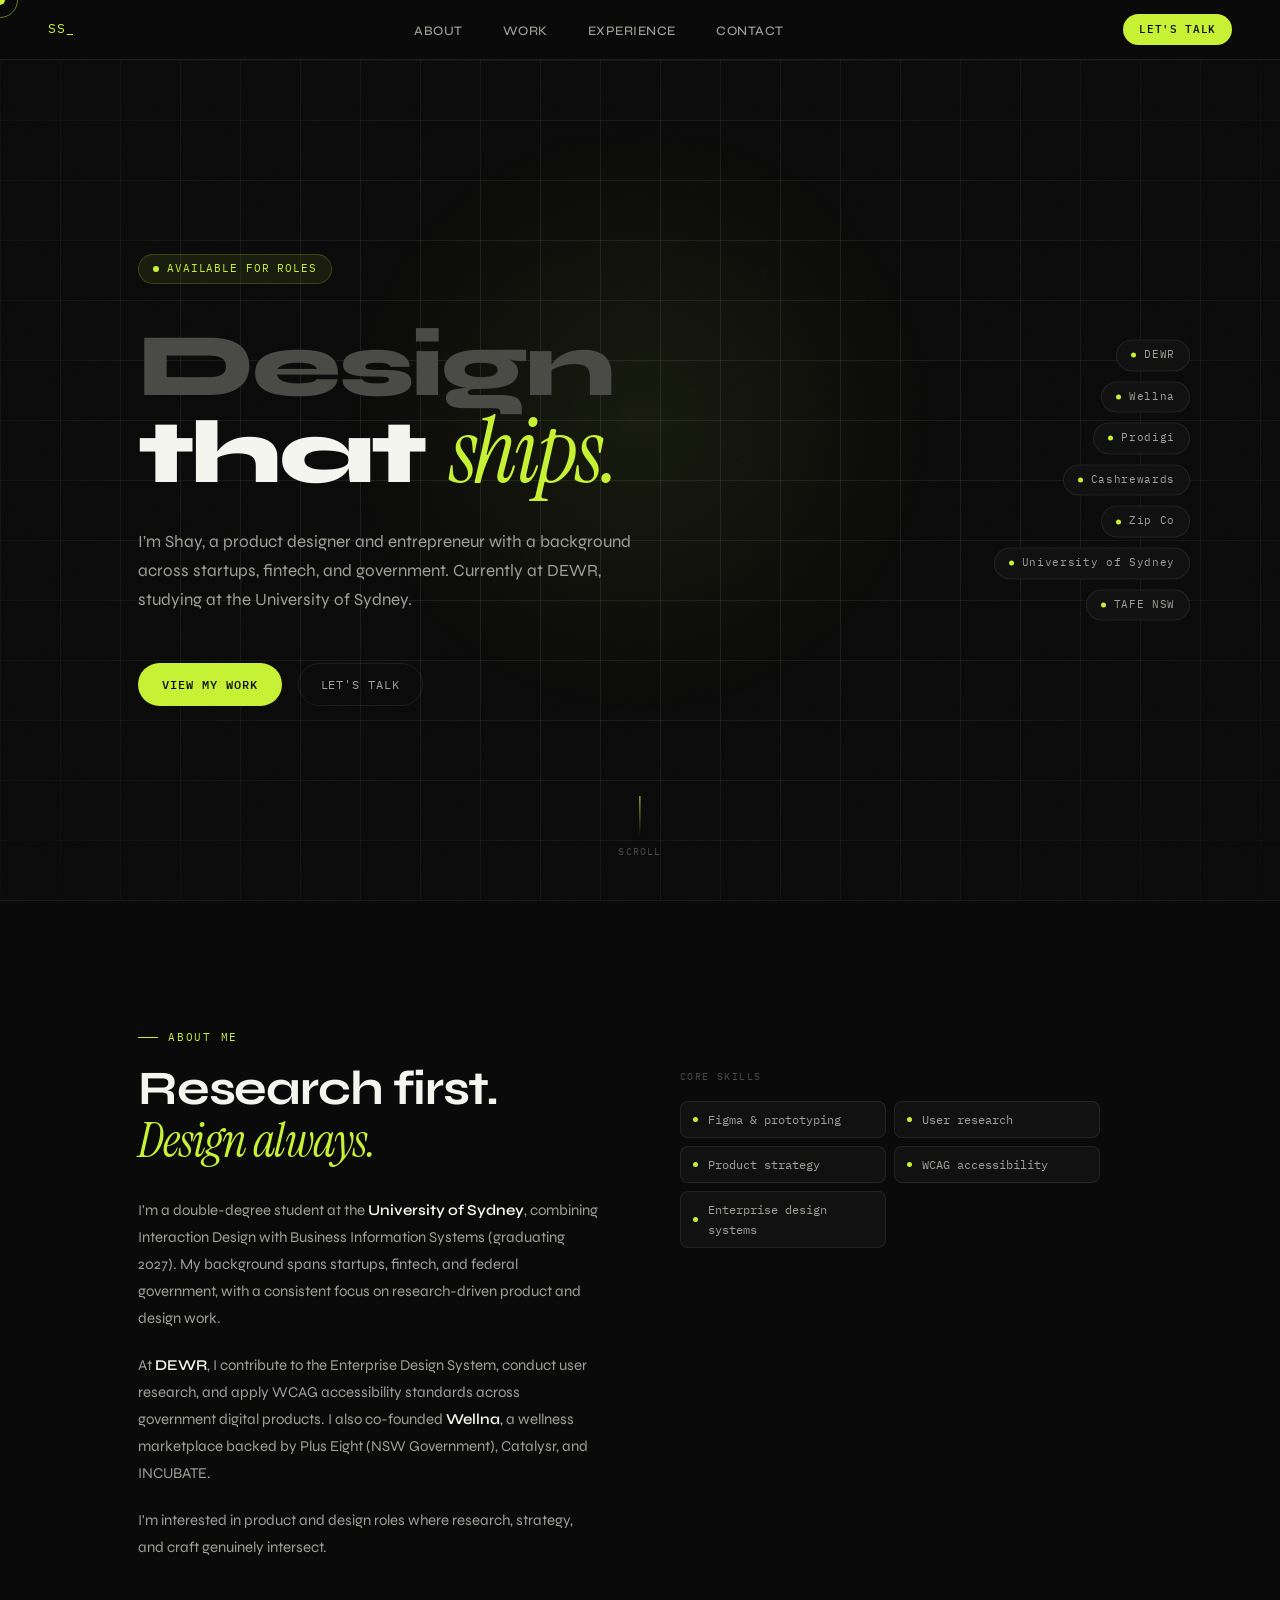
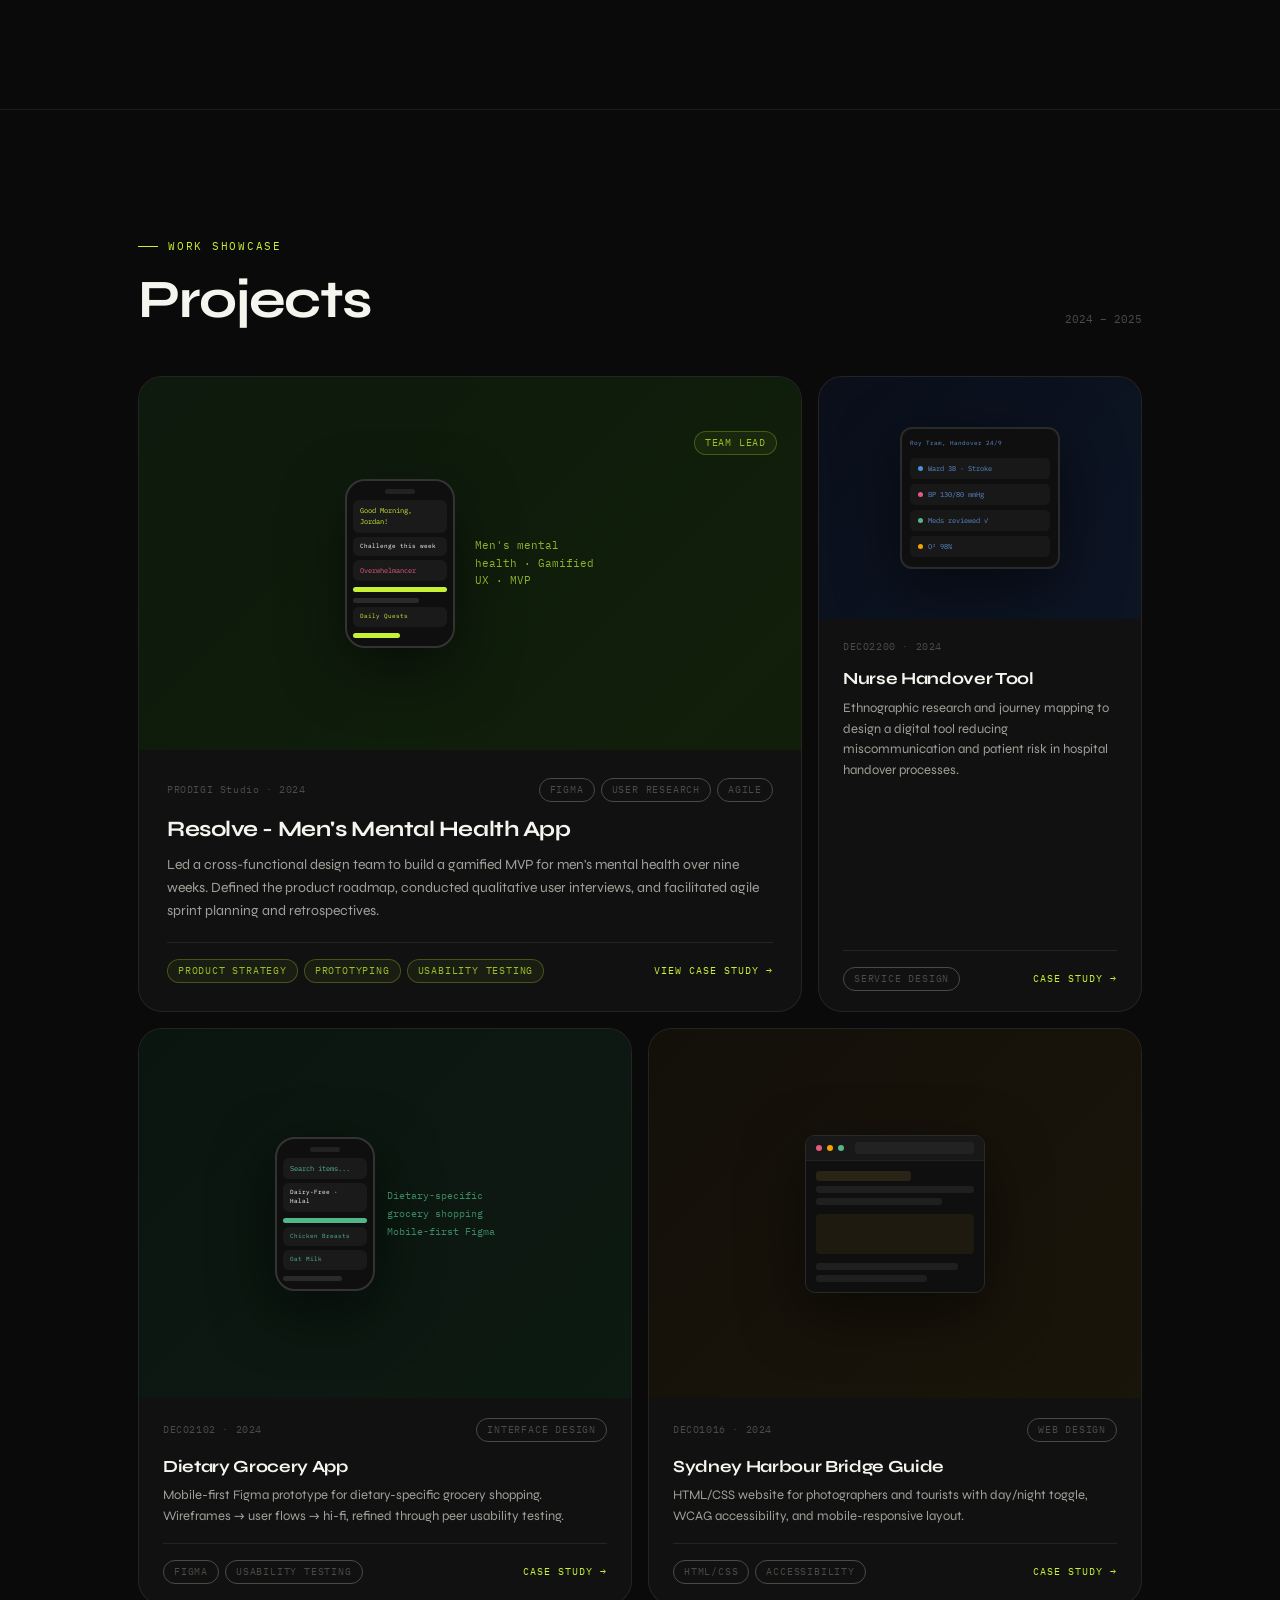
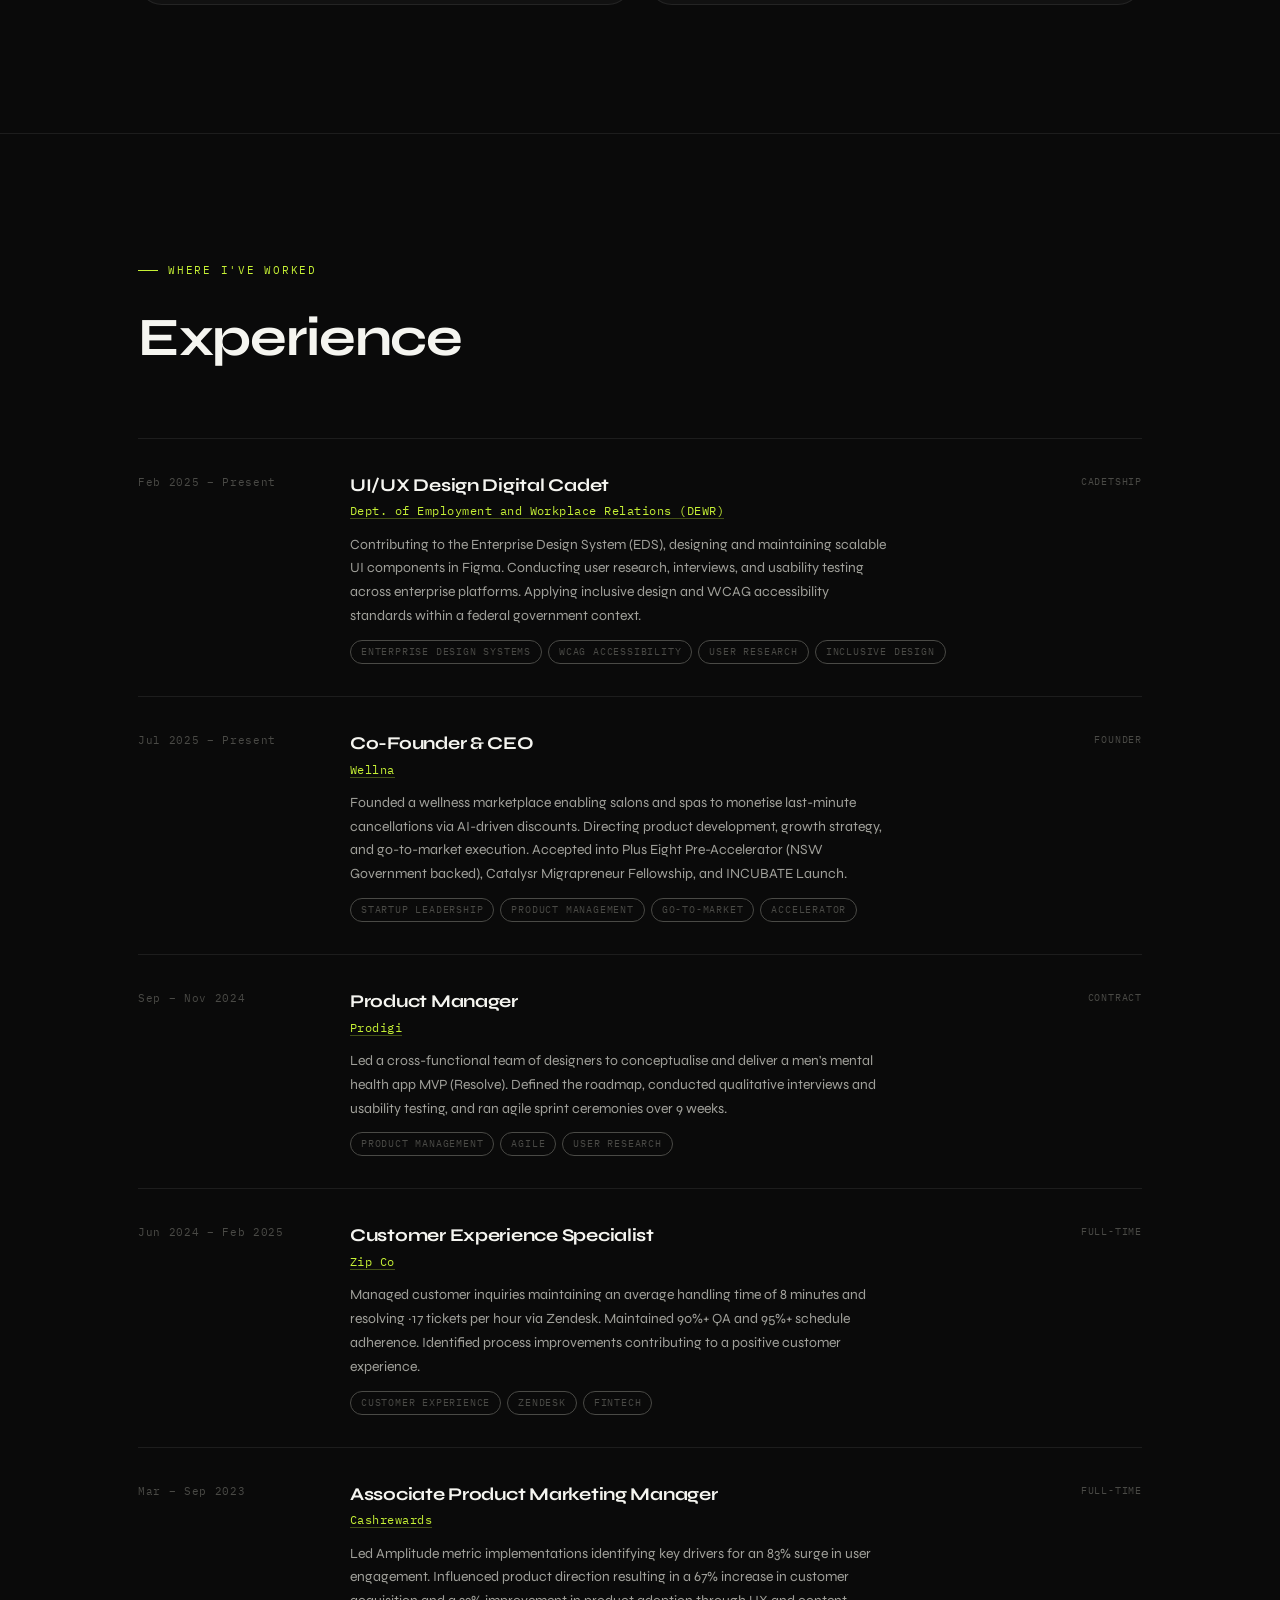
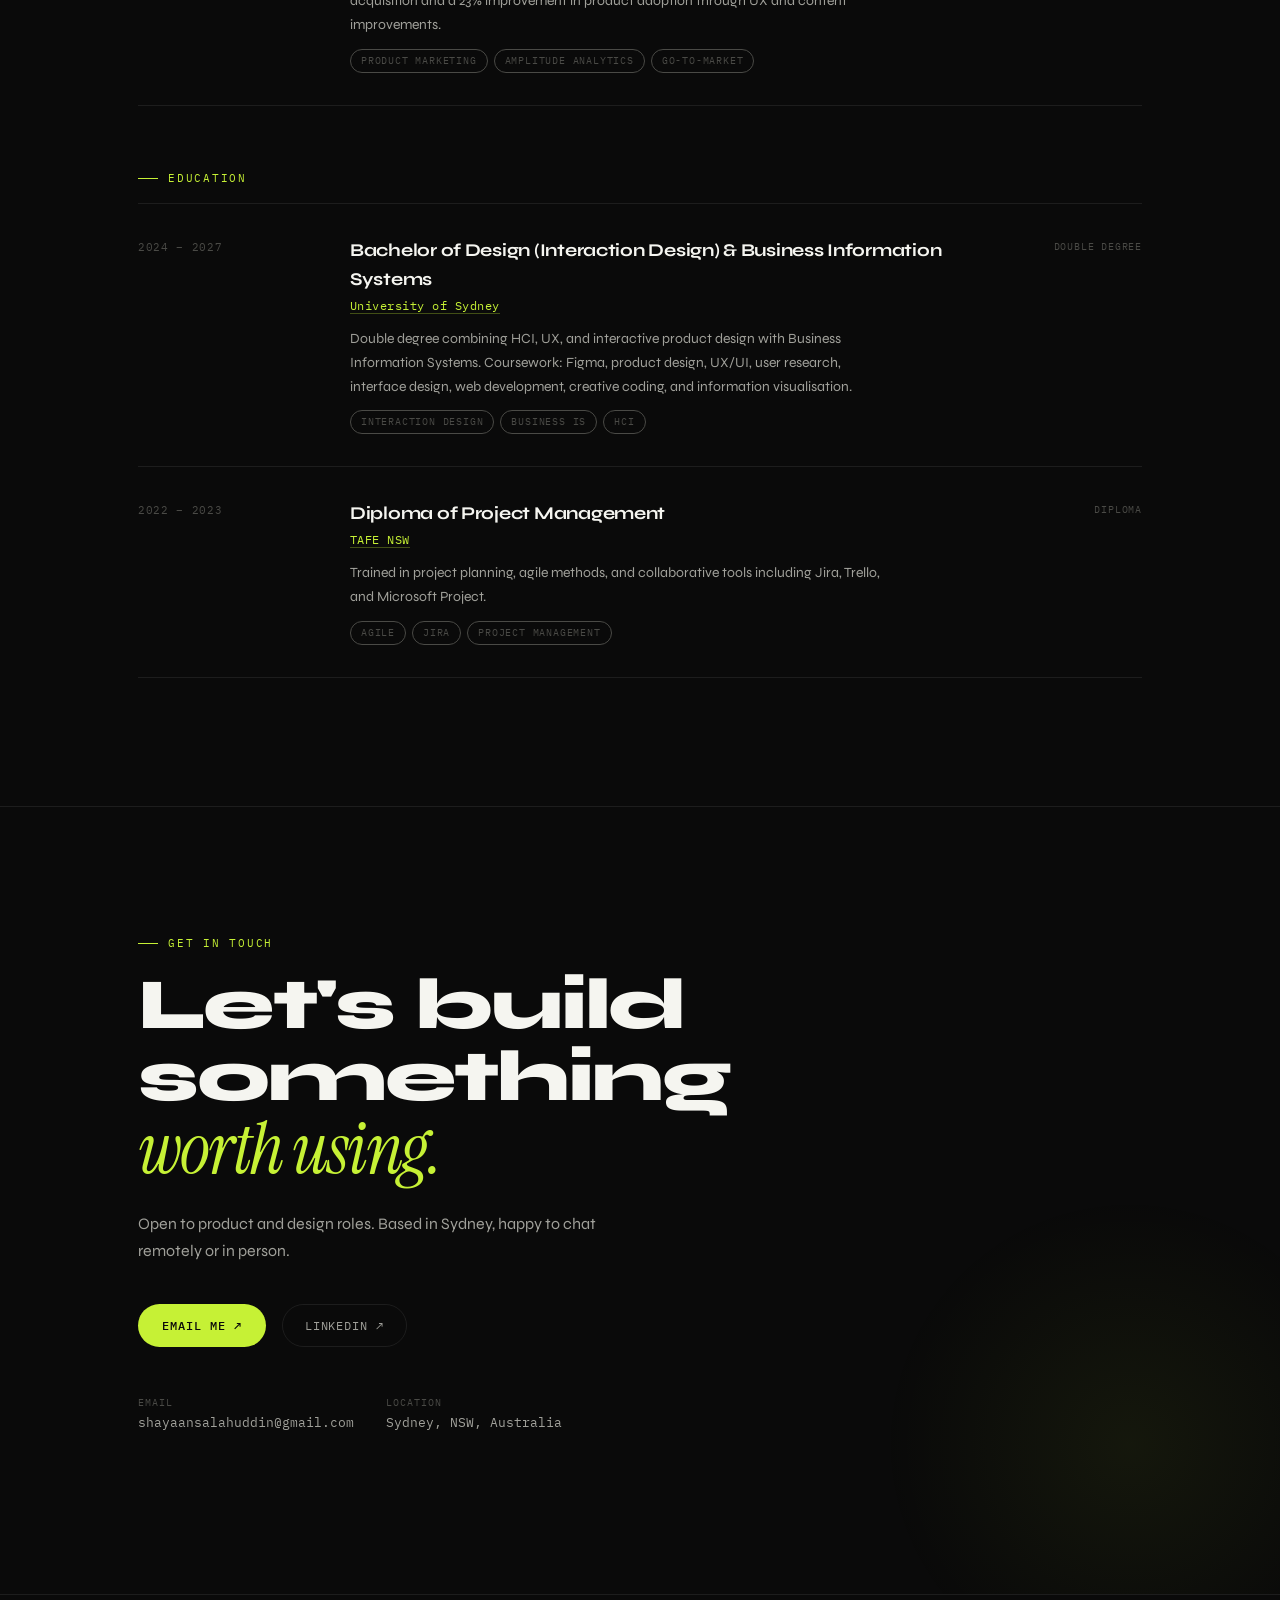
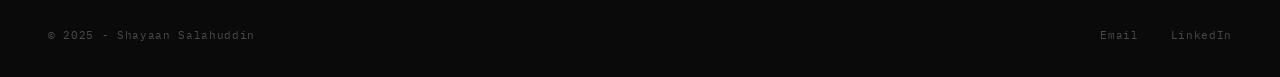
<file: index.html>
<!DOCTYPE html>
<html lang="en">
<head>
<meta charset="UTF-8">
<meta name="viewport" content="width=device-width, initial-scale=1.0">
<title>Shayaan Salahuddin - Product Designer</title>
<meta name="description" content="Shayaan Salahuddin — Product designer and entrepreneur. UX, product strategy, accessible design. Based in Sydney, AU.">
<meta property="og:type" content="website">
<meta property="og:site_name" content="Shayaan Salahuddin">
<meta property="og:title" content="Shayaan Salahuddin — Product Designer">
<meta property="og:description" content="Product designer and entrepreneur. UX, product strategy, accessible design. Based in Sydney, AU.">
<meta property="og:url" content="https://shayaan-salahuddin.github.io/portfolio/">
<meta name="twitter:card" content="summary_large_image">
<meta name="twitter:title" content="Shayaan Salahuddin — Product Designer">
<meta name="twitter:description" content="Product designer and entrepreneur. UX, product strategy, accessible design. Based in Sydney, AU.">
<link rel="icon" href="favicon.svg" type="image/svg+xml">
<link rel="stylesheet" href="style.css">
<style>
/* ─── HERO ─────────────────────────────────── */
#hero {
  min-height: 100vh;
  display: flex;
  align-items: center;
  padding-top: 60px;
  position: relative;
  overflow: hidden;
}

.hero-bg-grid {
  position: absolute; inset: 0; z-index: 0;
  background-image:
    linear-gradient(var(--border) 1px, transparent 1px),
    linear-gradient(90deg, var(--border) 1px, transparent 1px);
  background-size: 60px 60px;
  mask-image: radial-gradient(ellipse 80% 80% at 50% 50%, black 30%, transparent 100%);
}

.hero-glow {
  position: absolute;
  width: 600px; height: 600px;
  background: radial-gradient(circle, rgba(198,241,53,0.07) 0%, transparent 70%);
  top: 50%; left: 50%;
  transform: translate(-50%, -55%);
  pointer-events: none; z-index: 0;
}

.hero-inner {
  position: relative; z-index: 1;
  width: 100%;
}

.hero-badge {
  display: inline-flex; align-items: center; gap: 8px;
  font-family: var(--mono);
  font-size: 11px;
  color: var(--green);
  background: rgba(198,241,53,0.08);
  border: 1px solid rgba(198,241,53,0.2);
  border-radius: 100px;
  padding: 5px 14px;
  letter-spacing: 0.08em;
  text-transform: uppercase;
  margin-bottom: 2.5rem;
  animation: fadeUp 0.5s ease both;
}

.hero-badge-dot {
  width: 6px; height: 6px;
  background: var(--green);
  border-radius: 50%;
  animation: blink 2s ease-in-out infinite;
}

.hero-headline {
  font-family: var(--syne);
  font-size: clamp(52px, 7vw, 96px);
  font-weight: 800;
  line-height: 0.95;
  letter-spacing: -0.03em;
  color: var(--white);
  margin-bottom: 2rem;
  animation: fadeUp 0.5s 0.1s ease both;
}

.hero-headline .accent {
  color: var(--green);
  font-family: var(--serif);
  font-weight: 400;
  font-style: italic;
}

.hero-headline .dim { color: var(--white-faint); }

.hero-sub {
  font-size: 17px;
  font-weight: 400;
  color: var(--white-dim);
  line-height: 1.7;
  max-width: 500px;
  margin-bottom: 3rem;
  animation: fadeUp 0.5s 0.2s ease both;
}

.hero-actions {
  display: flex; gap: 1rem; flex-wrap: wrap;
  animation: fadeUp 0.5s 0.3s ease both;
}

.hero-right {
  position: absolute; right: 0; top: 50%;
  transform: translateY(-50%);
  display: flex; flex-direction: column; gap: 1rem;
  animation: fadeIn 0.8s 0.5s ease both;
}

.hero-stat-card {
  background: var(--black-2);
  border: 1px solid var(--border);
  border-radius: var(--radius-md);
  padding: 1.1rem 1.5rem;
  text-align: right;
}

.hero-stat-num {
  font-family: var(--syne);
  font-size: 28px;
  font-weight: 700;
  color: var(--green);
  display: block;
  line-height: 1;
}

.hero-stat-label {
  font-family: var(--mono);
  font-size: 10px;
  color: var(--white-faint);
  letter-spacing: 0.08em;
  text-transform: uppercase;
  margin-top: 4px;
}

.hero-scroll {
  position: absolute; bottom: 2.5rem; left: 50%;
  transform: translateX(-50%);
  font-family: var(--mono);
  font-size: 10px;
  color: var(--white-faint);
  letter-spacing: 0.12em;
  text-transform: uppercase;
  display: flex; flex-direction: column; align-items: center; gap: 8px;
  animation: fadeIn 1s 0.8s ease both;
}

.hero-org-pill {
  display: inline-flex; align-items: center; gap: 8px;
  font-family: var(--mono);
  font-size: 11px;
  font-weight: 400;
  letter-spacing: 0.06em;
  color: var(--white-dim);
  background: var(--black-2);
  border: 1px solid var(--border);
  border-radius: 100px;
  padding: 6px 14px;
  white-space: nowrap;
  transition: border-color 0.2s, color 0.2s;
}
.hero-org-pill:hover { border-color: var(--border-hover); color: var(--white); }
.hero-org-dot {
  width: 5px; height: 5px;
  background: var(--green);
  border-radius: 50%;
  flex-shrink: 0;
}
.scroll-line {
  width: 1px; height: 40px;
  background: linear-gradient(to bottom, var(--green), transparent);
  animation: scrollPulse 2s ease-in-out infinite;
}

@keyframes scrollPulse {
  0%, 100% { opacity: 0.4; transform: scaleY(1); }
  50% { opacity: 1; transform: scaleY(1.1); }
}

/* ─── ABOUT ─────────────────────────────────── */
#about {
  padding: 8rem 0;
  border-top: 1px solid var(--border);
}

.about-grid {
  display: grid;
  grid-template-columns: 1fr 1fr;
  gap: 5rem;
  align-items: start;
}

.about-heading {
  font-size: clamp(32px, 4vw, 48px);
  font-weight: 700;
  line-height: 1.1;
  letter-spacing: -0.025em;
  margin-bottom: 1.75rem;
}

.about-heading .serif {
  font-family: var(--serif);
  font-weight: 400;
  font-style: italic;
  color: var(--green);
}

.about-text {
  font-size: 15px;
  font-weight: 400;
  color: var(--white-dim);
  line-height: 1.8;
  margin-bottom: 1.25rem;
}

.about-text strong { color: var(--white); font-weight: 600; }

.skills-section { margin-top: 2.5rem; }

.skills-heading {
  font-family: var(--mono);
  font-size: 10px;
  color: var(--white-faint);
  letter-spacing: 0.14em;
  text-transform: uppercase;
  margin-bottom: 1rem;
}

.skills-grid {
  display: grid;
  grid-template-columns: 1fr 1fr;
  gap: 8px;
  max-width: 420px;
}

.skill-item {
  display: flex; align-items: center; gap: 10px;
  font-family: var(--mono);
  font-size: 12px;
  color: var(--white-dim);
  padding: 8px 12px;
  background: var(--black-2);
  border: 1px solid var(--border);
  border-radius: var(--radius-sm);
  transition: border-color 0.2s, color 0.2s;
}

.skill-item:hover { background: var(--green); border-color: var(--green); color: var(--black); }
.skill-item:hover .skill-dot { background: var(--black); }

.skill-dot {
  width: 5px; height: 5px;
  background: var(--green);
  border-radius: 50%;
  flex-shrink: 0;
}

/* ─── PROJECTS ─────────────────────────────── */
#projects {
  padding: 8rem 0;
  border-top: 1px solid var(--border);
}

.projects-header {
  display: flex; align-items: flex-end; justify-content: space-between;
  margin-bottom: 3rem;
}

.projects-heading {
  font-size: clamp(36px, 4.5vw, 54px);
  font-weight: 700;
  letter-spacing: -0.025em;
  line-height: 1.05;
}

.projects-grid {
  display: grid;
  grid-template-columns: repeat(12, 1fr);
  gap: 16px;
}

/* Featured card, 8 cols */
.project-card-featured {
  grid-column: span 8;
  background: var(--black-2);
  border: 1px solid var(--border);
  border-radius: var(--radius-xl);
  overflow: hidden;
  text-decoration: none;
  color: inherit;
  display: flex;
  flex-direction: column;
  transition: border-color 0.25s, transform 0.25s;
  cursor: none;
}

.project-card-featured:hover {
  border-color: var(--border-hover);
  transform: translateY(-3px);
}

/* Regular card, 4 cols */
.project-card {
  grid-column: span 4;
  background: var(--black-2);
  border: 1px solid var(--border);
  border-radius: var(--radius-xl);
  overflow: hidden;
  text-decoration: none;
  color: inherit;
  display: flex;
  flex-direction: column;
  transition: border-color 0.25s, transform 0.25s;
  cursor: none;
}

.project-card:hover {
  border-color: var(--border-hover);
  transform: translateY(-3px);
}

.project-card-wide {
  grid-column: span 6;
  background: var(--black-2);
  border: 1px solid var(--border);
  border-radius: var(--radius-xl);
  overflow: hidden;
  text-decoration: none;
  color: inherit;
  display: flex;
  flex-direction: column;
  transition: border-color 0.25s, transform 0.25s;
  cursor: none;
}

.project-card-wide:hover {
  border-color: var(--border-hover);
  transform: translateY(-3px);
}

.project-thumb {
  width: 100%; aspect-ratio: 16/9;
  display: flex; align-items: center; justify-content: center;
  font-size: 48px;
  position: relative;
  overflow: hidden;
  flex-shrink: 0;
}

.project-thumb-sm {
  width: 100%; aspect-ratio: 4/3;
  display: flex; align-items: center; justify-content: center;
  position: relative;
  overflow: hidden;
  flex-shrink: 0;
}

.project-body {
  padding: 1.75rem;
  flex: 1;
  display: flex;
  flex-direction: column;
}

.project-body-sm {
  padding: 1.25rem 1.5rem;
  flex: 1;
  display: flex;
  flex-direction: column;
}

.project-meta {
  display: flex; align-items: center; justify-content: space-between;
  margin-bottom: 0.9rem;
}

.project-year {
  font-family: var(--mono);
  font-size: 10px;
  color: var(--white-faint);
  letter-spacing: 0.06em;
}

.project-title {
  font-size: 22px;
  font-weight: 700;
  letter-spacing: -0.02em;
  line-height: 1.2;
  margin-bottom: 0.65rem;
  color: var(--white);
}

.project-title-sm {
  font-size: 17px;
  font-weight: 700;
  letter-spacing: -0.02em;
  line-height: 1.2;
  margin-bottom: 0.5rem;
  color: var(--white);
}

.project-desc {
  font-size: 14px;
  color: var(--white-dim);
  line-height: 1.65;
  flex: 1;
  margin-bottom: 1.25rem;
}

.project-desc-sm {
  font-size: 13px;
  color: var(--white-dim);
  line-height: 1.6;
  flex: 1;
  margin-bottom: 1rem;
}

.project-tags {
  display: flex; gap: 6px; flex-wrap: wrap;
}

.project-footer {
  display: flex; align-items: center; justify-content: space-between;
  margin-top: auto;
  padding-top: 1rem;
  border-top: 1px solid var(--border);
}

.project-cta {
  font-family: var(--mono);
  font-size: 10px;
  color: var(--green);
  letter-spacing: 0.1em;
  text-transform: uppercase;
  display: flex; align-items: center; gap: 6px;
  transition: gap 0.2s;
}

a:hover .project-cta { gap: 10px; }

/* Thumb illustrations */
.thumb-resolve {
  background: linear-gradient(135deg, #0D1A0D 0%, #111F0A 100%);
}

.thumb-nurse {
  background: linear-gradient(135deg, #0A0F1A 0%, #0D1525 100%);
}

.thumb-grocery {
  background: linear-gradient(135deg, #0A150F 0%, #0D1A12 100%);
}

.thumb-web {
  background: linear-gradient(135deg, #13100A 0%, #1A150A 100%);
}

.thumb-visual {
  background: linear-gradient(135deg, #150A1A 0%, #1A0D20 100%);
}

.thumb-code {
  background: linear-gradient(135deg, #0A1215 0%, #0D181C 100%);
}

/* Phone mockup */
.phone-mock {
  width: 110px;
  background: #0F0F0F;
  border: 2px solid #333;
  border-radius: 20px;
  padding: 8px 6px;
  display: flex; flex-direction: column; gap: 4px;
  box-shadow: 0 20px 60px rgba(0,0,0,0.5);
}

.phone-notch {
  width: 30px; height: 5px;
  background: #222;
  border-radius: 100px;
  align-self: center;
  margin-bottom: 2px;
}

.phone-row {
  background: #1A1A1A;
  border-radius: 6px;
  padding: 5px 7px;
  font-size: 7px;
  color: #C6F135;
  font-family: 'IBM Plex Mono', monospace;
}

.phone-bar {
  height: 5px;
  background: #C6F135;
  border-radius: 100px;
  margin-top: 2px;
}

.phone-bar.dim { background: #2A2A2A; width: 70%; }

/* Tablet mockup */
.tablet-mock {
  width: 160px;
  background: #0F0F0F;
  border: 2px solid #2A2A2A;
  border-radius: 12px;
  padding: 10px 8px;
  display: flex; flex-direction: column; gap: 5px;
  box-shadow: 0 20px 60px rgba(0,0,0,0.5);
}

.tablet-row {
  background: #181818;
  border-radius: 5px;
  padding: 5px 8px;
  font-size: 7px;
  color: #5A8ACA;
  font-family: 'IBM Plex Mono', monospace;
  display: flex; align-items: center; gap: 5px;
}

.tablet-dot { width: 5px; height: 5px; border-radius: 50%; flex-shrink: 0; }

/* Browser mockup */
.browser-mock {
  width: 180px;
  background: #0F0F0F;
  border: 1px solid #2A2A2A;
  border-radius: 10px;
  overflow: hidden;
  box-shadow: 0 20px 60px rgba(0,0,0,0.5);
}

.browser-bar {
  background: #181818;
  padding: 6px 10px;
  display: flex; align-items: center; gap: 5px;
  border-bottom: 1px solid #222;
}

.browser-dot { width: 6px; height: 6px; border-radius: 50%; }

.browser-url {
  flex: 1;
  background: #222;
  border-radius: 3px;
  height: 12px;
  margin-left: 6px;
}

.browser-content {
  padding: 10px;
  display: flex; flex-direction: column; gap: 5px;
}

.browser-line {
  height: 7px;
  background: #1F1F1F;
  border-radius: 3px;
}

/* ─── EXPERIENCE ────────────────────────────── */
#experience {
  padding: 8rem 0;
  border-top: 1px solid var(--border);
}

.exp-heading {
  font-size: clamp(36px, 4.5vw, 54px);
  font-weight: 700;
  letter-spacing: -0.025em;
  margin-bottom: 3.5rem;
}

.exp-list {
  display: flex;
  flex-direction: column;
}

.exp-row {
  display: grid;
  grid-template-columns: 180px 1fr auto;
  gap: 2rem;
  align-items: start;
  padding: 2rem 0;
  border-top: 1px solid var(--border);
  transition: background 0.2s;
}

.exp-row:last-child { border-bottom: 1px solid var(--border); }

.exp-period {
  font-family: var(--mono);
  font-size: 11px;
  color: var(--white-faint);
  letter-spacing: 0.06em;
  padding-top: 3px;
}

.exp-role {
  font-size: 18px;
  font-weight: 700;
  letter-spacing: -0.015em;
  margin-bottom: 2px;
}

.exp-company {
  font-family: var(--mono);
  font-size: 12px;
  color: var(--green);
  letter-spacing: 0.04em;
  margin-bottom: 0.75rem;
}

.exp-company a {
  color: inherit;
  text-decoration: none;
  border-bottom: 1px solid rgba(198,241,53,0.3);
  transition: border-color 0.2s;
}

.exp-company a:hover { border-bottom-color: var(--green); }

.exp-desc {
  font-size: 14px;
  color: var(--white-dim);
  line-height: 1.7;
  max-width: 540px;
  margin-bottom: 0.75rem;
}

.exp-tags { display: flex; gap: 6px; flex-wrap: wrap; }

.exp-type {
  font-family: var(--mono);
  font-size: 10px;
  color: var(--white-faint);
  letter-spacing: 0.08em;
  text-transform: uppercase;
  white-space: nowrap;
  padding-top: 3px;
}

/* ─── CONTACT ───────────────────────────────── */
#contact {
  padding: 8rem 0 10rem;
  border-top: 1px solid var(--border);
  position: relative;
  overflow: hidden;
}

.contact-glow {
  position: absolute;
  width: 500px; height: 500px;
  background: radial-gradient(circle, rgba(198,241,53,0.06) 0%, transparent 70%);
  bottom: -100px; right: -100px;
  pointer-events: none;
}

.contact-inner { position: relative; z-index: 1; max-width: 700px; }

.contact-heading {
  font-size: clamp(42px, 6vw, 72px);
  font-weight: 800;
  letter-spacing: -0.03em;
  line-height: 1.0;
  margin-bottom: 1.5rem;
}

.contact-heading .green { color: var(--green); }
.contact-heading .serif {
  font-family: var(--serif);
  font-weight: 400;
  font-style: italic;
}

.contact-sub {
  font-size: 16px;
  color: var(--white-dim);
  line-height: 1.7;
  max-width: 480px;
  margin-bottom: 2.5rem;
}

.contact-actions { display: flex; gap: 1rem; flex-wrap: wrap; margin-bottom: 3rem; }

.contact-row {
  display: flex; gap: 2rem; flex-wrap: wrap;
}

.contact-item {
  display: flex; flex-direction: column; gap: 2px;
}

.contact-item-label {
  font-family: var(--mono);
  font-size: 10px;
  color: var(--white-faint);
  letter-spacing: 0.1em;
  text-transform: uppercase;
}

.contact-item-val {
  font-family: var(--mono);
  font-size: 13px;
  color: var(--white-dim);
}

/* ─── RESPONSIVE ────────────────────────────── */
@media (max-width: 900px) {
  .hero-right { display: none; }
  .about-grid { grid-template-columns: 1fr; gap: 3rem; }
  .project-card-featured { grid-column: span 12; }
  .project-card { grid-column: span 12; }
  .project-card-wide { grid-column: span 12; }
  .exp-row { grid-template-columns: 1fr; gap: 0.5rem; }
  .exp-type { display: none; }
}
</style>
</head>
<body>

<div class="cursor"></div>
<div class="cursor-ring"></div>

<nav>
  <a class="nav-logo" href="index.html">SS_</a>
  <ul class="nav-links">
    <li><a href="#about">About</a></li>
    <li><a href="#projects">Work</a></li>
    <li><a href="#experience">Experience</a></li>
    <li><a href="#contact">Contact</a></li>
  </ul>
  <a class="nav-cta" href="#contact">Let's Talk</a>
  <button class="nav-burger" aria-label="Toggle navigation" aria-expanded="false">
    <span></span><span></span><span></span>
  </button>
</nav>

<!-- ═══════════════════════════════════════════
     HERO
═══════════════════════════════════════════ -->
<section id="hero">
  <div class="hero-bg-grid"></div>
  <div class="hero-glow"></div>

  <div class="container hero-inner">
    <div style="max-width: 680px;">
      <div class="hero-badge">
        <span class="hero-badge-dot"></span>
        Available for roles
      </div>
      <h1 class="hero-headline">
        <span class="dim">Design</span><br>
        that <span class="accent">ships.</span>
      </h1>

      <p class="hero-sub">
        I'm Shay, a product designer and entrepreneur with a background across startups, fintech, and government. Currently at DEWR, studying at the University of Sydney.
      </p>

      <div class="hero-actions">
        <a class="btn-primary" href="#projects">View my work</a>
        <a class="btn-ghost" href="#contact">Let's talk</a>
      </div>
    </div>

    <div class="hero-right">
      <div style="display:flex;flex-direction:column;gap:10px;align-items:flex-end;">
        <div class="hero-org-pill"><span class="hero-org-dot"></span>DEWR</div>
        <div class="hero-org-pill"><span class="hero-org-dot"></span>Wellna</div>
        <div class="hero-org-pill"><span class="hero-org-dot"></span>Prodigi</div>
        <div class="hero-org-pill"><span class="hero-org-dot"></span>Cashrewards</div>
        <div class="hero-org-pill"><span class="hero-org-dot"></span>Zip Co</div>
        <div class="hero-org-pill"><span class="hero-org-dot"></span>University of Sydney</div>
        <div class="hero-org-pill"><span class="hero-org-dot"></span>TAFE NSW</div>
      </div>
    </div>
  </div>

  <div class="hero-scroll">
    <div class="scroll-line"></div>
    Scroll
  </div>
</section>

<!-- ═══════════════════════════════════════════
     ABOUT
═══════════════════════════════════════════ -->
<section id="about">
  <div class="container">
    <div class="about-grid">

      <div class="reveal">
        <p class="section-label">About me</p>
        <h2 class="about-heading">
          Research first.<br>
          <span class="serif">Design always.</span>
        </h2>

        <p class="about-text">
          I'm a double-degree student at the <strong>University of Sydney</strong>, combining Interaction Design with Business Information Systems (graduating 2027). My background spans startups, fintech, and federal government, with a consistent focus on research-driven product and design work.
        </p>
        <p class="about-text">
          At <strong>DEWR</strong>, I contribute to the Enterprise Design System, conduct user research, and apply WCAG accessibility standards across government digital products. I also co-founded <strong>Wellna</strong>, a wellness marketplace backed by Plus Eight (NSW Government), Catalysr, and INCUBATE.
        </p>
        <p class="about-text">
          I'm interested in product and design roles where research, strategy, and craft genuinely intersect.
        </p>
      </div>

      <div class="reveal" data-delay="150">
        <div class="skills-section">
          <p class="skills-heading">Core skills</p>
          <div class="skills-grid" data-stagger>
            <div class="skill-item reveal"><span class="skill-dot"></span>Figma & prototyping</div>
            <div class="skill-item reveal"><span class="skill-dot"></span>User research</div>
            <div class="skill-item reveal"><span class="skill-dot"></span>Product strategy</div>
            <div class="skill-item reveal"><span class="skill-dot"></span>WCAG accessibility</div>
            <div class="skill-item reveal"><span class="skill-dot"></span>Enterprise design systems</div>
          </div>
        </div>


      </div>

    </div>
  </div>
</section>

<!-- ═══════════════════════════════════════════
     PROJECTS
═══════════════════════════════════════════ -->
<section id="projects">
  <div class="container">
    <div class="projects-header reveal">
      <div>
        <p class="section-label">Work showcase</p>
        <h2 class="projects-heading">Projects</h2>
      </div>
      <span style="font-family: var(--mono); font-size: 11px; color: var(--white-faint);">2024 – 2025</span>
    </div>

    <div class="projects-grid" data-stagger>

      <!-- FEATURED: Resolve -->
      <a class="project-card-featured reveal" href="case-resolve.html">
        <div class="project-thumb thumb-resolve">
          <div style="display:flex; gap: 20px; align-items: center;">
            <div class="phone-mock">
              <div class="phone-notch"></div>
              <div class="phone-row">Good Morning, Jordan!</div>
              <div class="phone-row" style="color: #fff; font-size: 6px;">Challenge this week</div>
              <div class="phone-row" style="color: #E05C7E;">Overwhelmancer</div>
              <div class="phone-bar"></div>
              <div class="phone-bar dim"></div>
              <div class="phone-row" style="color: #C6F135; font-size: 6px;">Daily Quests</div>
              <div class="phone-bar" style="width: 50%; background: #C6F135;"></div>
            </div>
            <div style="color: var(--green); font-size: 11px; font-family: var(--mono); opacity: 0.7; max-width: 120px; line-height: 1.6;">
              Men's mental health · Gamified UX · MVP
            </div>
          </div>
          <div style="position: absolute; top: 1rem; right: 1.5rem;">
            <span class="tag tag-green">Team Lead</span>
          </div>
        </div>
        <div class="project-body">
          <div class="project-meta">
            <span class="project-year">PRODIGI Studio · 2024</span>
            <div class="project-tags">
              <span class="tag">Figma</span>
              <span class="tag">User Research</span>
              <span class="tag">Agile</span>
            </div>
          </div>
          <h3 class="project-title">Resolve - Men's Mental Health App</h3>
          <p class="project-desc">Led a cross-functional design team to build a gamified MVP for men's mental health over nine weeks. Defined the product roadmap, conducted qualitative user interviews, and facilitated agile sprint planning and retrospectives.</p>
          <div class="project-footer">
            <div class="project-tags">
              <span class="tag tag-green">Product strategy</span>
              <span class="tag tag-green">Prototyping</span>
              <span class="tag tag-green">Usability testing</span>
            </div>
            <span class="project-cta">View case study →</span>
          </div>
        </div>
      </a>

      <!-- Nurse handover -->
      <a class="project-card reveal" href="case-nurse.html">
        <div class="project-thumb-sm thumb-nurse">
          <div class="tablet-mock">
            <div style="font-family: var(--mono); font-size: 6px; color: #5A8ACA; margin-bottom: 4px;">Roy Tram, Handover 24/9</div>
            <div class="tablet-row"><div class="tablet-dot" style="background: #4A90D9;"></div>Ward 3B · Stroke</div>
            <div class="tablet-row"><div class="tablet-dot" style="background: #E05C7E;"></div>BP 130/80 mmHg</div>
            <div class="tablet-row"><div class="tablet-dot" style="background: #52B788;"></div>Meds reviewed ✓</div>
            <div class="tablet-row"><div class="tablet-dot" style="background: #F0A500;"></div>O² 98%</div>
          </div>
        </div>
        <div class="project-body-sm">
          <div class="project-meta">
            <span class="project-year">DECO2200 · 2024</span>
          </div>
          <h3 class="project-title-sm">Nurse Handover Tool</h3>
          <p class="project-desc-sm">Ethnographic research and journey mapping to design a digital tool reducing miscommunication and patient risk in hospital handover processes.</p>
          <div class="project-footer">
            <div class="project-tags"><span class="tag">Service design</span></div>
            <span class="project-cta">Case study →</span>
          </div>
        </div>
      </a>

      <!-- Grocery app -->
      <a class="project-card-wide reveal" href="case-grocery.html">
        <div class="project-thumb-sm thumb-grocery">
          <div style="display: flex; gap: 12px; align-items: center;">
            <div class="phone-mock" style="width: 100px;">
              <div class="phone-notch"></div>
              <div class="phone-row" style="color: #52B788;">Search items...</div>
              <div class="phone-row" style="color: #fff; font-size: 6px;">Dairy-Free · Halal</div>
              <div class="phone-bar" style="background: #52B788;"></div>
              <div class="phone-row" style="font-size: 6px; color: #52B788;">Chicken Breasts</div>
              <div class="phone-row" style="font-size: 6px; color: #52B788;">Oat Milk</div>
              <div class="phone-bar dim"></div>
            </div>
            <div style="font-family: var(--mono); font-size: 10px; color: #52B788; opacity: 0.7; line-height: 1.8;">
              Dietary-specific<br>grocery shopping<br>Mobile-first Figma
            </div>
          </div>
        </div>
        <div class="project-body-sm">
          <div class="project-meta">
            <span class="project-year">DECO2102 · 2024</span>
            <div class="project-tags"><span class="tag">Interface Design</span></div>
          </div>
          <h3 class="project-title-sm">Dietary Grocery App</h3>
          <p class="project-desc-sm">Mobile-first Figma prototype for dietary-specific grocery shopping. Wireframes → user flows → hi-fi, refined through peer usability testing.</p>
          <div class="project-footer">
            <div class="project-tags"><span class="tag">Figma</span><span class="tag">Usability testing</span></div>
            <span class="project-cta">Case study →</span>
          </div>
        </div>
      </a>

      <!-- Web design -->
      <a class="project-card-wide reveal" href="case-web.html">
        <div class="project-thumb-sm thumb-web">
          <div class="browser-mock">
            <div class="browser-bar">
              <div class="browser-dot" style="background: #E05C7E;"></div>
              <div class="browser-dot" style="background: #F0A500;"></div>
              <div class="browser-dot" style="background: #52B788;"></div>
              <div class="browser-url"></div>
            </div>
            <div class="browser-content">
              <div class="browser-line" style="width: 60%; height: 10px; background: #2A2416;"></div>
              <div class="browser-line"></div>
              <div class="browser-line" style="width: 80%;"></div>
              <div style="height: 40px; background: #1F1A0F; border-radius: 4px; margin: 4px 0;"></div>
              <div class="browser-line" style="width: 90%;"></div>
              <div class="browser-line" style="width: 70%;"></div>
            </div>
          </div>
        </div>
        <div class="project-body-sm">
          <div class="project-meta">
            <span class="project-year">DECO1016 · 2024</span>
            <div class="project-tags"><span class="tag">Web Design</span></div>
          </div>
          <h3 class="project-title-sm">Sydney Harbour Bridge Guide</h3>
          <p class="project-desc-sm">HTML/CSS website for photographers and tourists with day/night toggle, WCAG accessibility, and mobile-responsive layout.</p>
          <div class="project-footer">
            <div class="project-tags"><span class="tag">HTML/CSS</span><span class="tag">Accessibility</span></div>
            <span class="project-cta">Case study →</span>
          </div>
        </div>
      </a>

    </div>
  </div>
</section>

<!-- ═══════════════════════════════════════════
     EXPERIENCE
═══════════════════════════════════════════ -->
<section id="experience">
  <div class="container">
    <div class="reveal">
      <p class="section-label">Where I've worked</p>
      <h2 class="exp-heading">Experience</h2>
    </div>

    <div class="exp-list" data-stagger>

      <div class="exp-row reveal">
        <div class="exp-period">Feb 2025 – Present</div>
        <div>
          <div class="exp-role">UI/UX Design Digital Cadet</div>
          <div class="exp-company"><a href="https://www.linkedin.com/company/ypayfinancial/" target="_blank" rel="noopener">Dept. of Employment and Workplace Relations (DEWR)</a></div>
          <p class="exp-desc">Contributing to the Enterprise Design System (EDS), designing and maintaining scalable UI components in Figma. Conducting user research, interviews, and usability testing across enterprise platforms. Applying inclusive design and WCAG accessibility standards within a federal government context.</p>
          <div class="exp-tags">
            <span class="tag">Enterprise design systems</span>
            <span class="tag">WCAG accessibility</span>
            <span class="tag">User research</span>
            <span class="tag">Inclusive design</span>
          </div>
        </div>
        <div class="exp-type">Cadetship</div>
      </div>

      <div class="exp-row reveal">
        <div class="exp-period">Jul 2025 – Present</div>
        <div>
          <div class="exp-role">Co-Founder & CEO</div>
          <div class="exp-company"><a href="https://www.linkedin.com/company/usewellna/" target="_blank" rel="noopener">Wellna</a></div>
          <p class="exp-desc">Founded a wellness marketplace enabling salons and spas to monetise last-minute cancellations via AI-driven discounts. Directing product development, growth strategy, and go-to-market execution. Accepted into Plus Eight Pre-Accelerator (NSW Government backed), Catalysr Migrapreneur Fellowship, and INCUBATE Launch.</p>
          <div class="exp-tags">
            <span class="tag">Startup leadership</span>
            <span class="tag">Product management</span>
            <span class="tag">Go-to-market</span>
            <span class="tag">Accelerator</span>
          </div>
        </div>
        <div class="exp-type">Founder</div>
      </div>

      <div class="exp-row reveal">
        <div class="exp-period">Sep – Nov 2024</div>
        <div>
          <div class="exp-role">Product Manager</div>
          <div class="exp-company"><a href="https://www.linkedin.com/company/prodigiau/" target="_blank" rel="noopener">Prodigi</a></div>
          <p class="exp-desc">Led a cross-functional team of designers to conceptualise and deliver a men's mental health app MVP (Resolve). Defined the roadmap, conducted qualitative interviews and usability testing, and ran agile sprint ceremonies over 9 weeks.</p>
          <div class="exp-tags">
            <span class="tag">Product management</span>
            <span class="tag">Agile</span>
            <span class="tag">User research</span>
          </div>
        </div>
        <div class="exp-type">Contract</div>
      </div>

      <div class="exp-row reveal">
        <div class="exp-period">Jun 2024 – Feb 2025</div>
        <div>
          <div class="exp-role">Customer Experience Specialist</div>
          <div class="exp-company"><a href="https://www.linkedin.com/company/zip-co-limited/" target="_blank" rel="noopener">Zip Co</a></div>
          <p class="exp-desc">Managed customer inquiries maintaining an average handling time of 8 minutes and resolving ~17 tickets per hour via Zendesk. Maintained 90%+ QA and 95%+ schedule adherence. Identified process improvements contributing to a positive customer experience.</p>
          <div class="exp-tags">
            <span class="tag">Customer experience</span>
            <span class="tag">Zendesk</span>
            <span class="tag">Fintech</span>
          </div>
        </div>
        <div class="exp-type">Full-time</div>
      </div>

      <div class="exp-row reveal">
        <div class="exp-period">Mar – Sep 2023</div>
        <div>
          <div class="exp-role">Associate Product Marketing Manager</div>
          <div class="exp-company"><a href="https://www.linkedin.com/company/bank-of-queensland/" target="_blank" rel="noopener">Cashrewards</a></div>
          <p class="exp-desc">Led Amplitude metric implementations identifying key drivers for an 83% surge in user engagement. Influenced product direction resulting in a 67% increase in customer acquisition and a 23% improvement in product adoption through UX and content improvements.</p>
          <div class="exp-tags">
            <span class="tag">Product marketing</span>
            <span class="tag">Amplitude analytics</span>
            <span class="tag">Go-to-market</span>
          </div>
        </div>
        <div class="exp-type">Full-time</div>
      </div>

    </div>

    <div style="margin-top: 4rem;" class="reveal">
      <p class="section-label">Education</p>
    </div>

    <div class="exp-list" data-stagger>

      <div class="exp-row reveal">
        <div class="exp-period">2024 – 2027</div>
        <div>
          <div class="exp-role">Bachelor of Design (Interaction Design) & Business Information Systems</div>
          <div class="exp-company"><a href="https://www.linkedin.com/school/university-of-sydney/" target="_blank" rel="noopener">University of Sydney</a></div>
          <p class="exp-desc">Double degree combining HCI, UX, and interactive product design with Business Information Systems. Coursework: Figma, product design, UX/UI, user research, interface design, web development, creative coding, and information visualisation.</p>
          <div class="exp-tags">
            <span class="tag">Interaction design</span>
            <span class="tag">Business IS</span>
            <span class="tag">HCI</span>
          </div>
        </div>
        <div class="exp-type">Double degree</div>
      </div>

      <div class="exp-row reveal">
        <div class="exp-period">2022 – 2023</div>
        <div>
          <div class="exp-role">Diploma of Project Management</div>
          <div class="exp-company"><a href="https://www.linkedin.com/school/tafe-nsw/" target="_blank" rel="noopener">TAFE NSW</a></div>
          <p class="exp-desc">Trained in project planning, agile methods, and collaborative tools including Jira, Trello, and Microsoft Project.</p>
          <div class="exp-tags">
            <span class="tag">Agile</span>
            <span class="tag">Jira</span>
            <span class="tag">Project management</span>
          </div>
        </div>
        <div class="exp-type">Diploma</div>
      </div>

    </div>
  </div>
</section>

<!-- ═══════════════════════════════════════════
     CONTACT
═══════════════════════════════════════════ -->
<section id="contact">
  <div class="contact-glow"></div>
  <div class="container">
    <div class="contact-inner reveal">
      <p class="section-label">Get in touch</p>
      <h2 class="contact-heading">
        Let's build<br>
        something <span class="serif green">worth using.</span>
      </h2>
      <p class="contact-sub">
        Open to product and design roles. Based in Sydney, happy to chat remotely or in person.
      </p>
      <div class="contact-actions">
        <a class="btn-primary" href="mailto:shayaansalahuddin@gmail.com">Email me ↗</a>
        <a class="btn-ghost" href="https://linkedin.com/in/shayaansalahuddin" target="_blank">LinkedIn ↗</a>
      </div>
      <div class="contact-row">
        <div class="contact-item">
          <span class="contact-item-label">Email</span>
          <span class="contact-item-val">shayaansalahuddin@gmail.com</span>
        </div>
        <div class="contact-item">
          <span class="contact-item-label">Location</span>
          <span class="contact-item-val">Sydney, NSW, Australia</span>
        </div>
      </div>
    </div>
  </div>
</section>

<footer>
  <span class="footer-text">© 2025 - Shayaan Salahuddin</span>
  <div class="footer-links">
    <a href="mailto:shayaansalahuddin@gmail.com">Email</a>
    <a href="https://linkedin.com/in/shayaansalahuddin" target="_blank">LinkedIn</a>
  </div>
</footer>

<script src="main.js"></script>
</body>
</html>
</file>
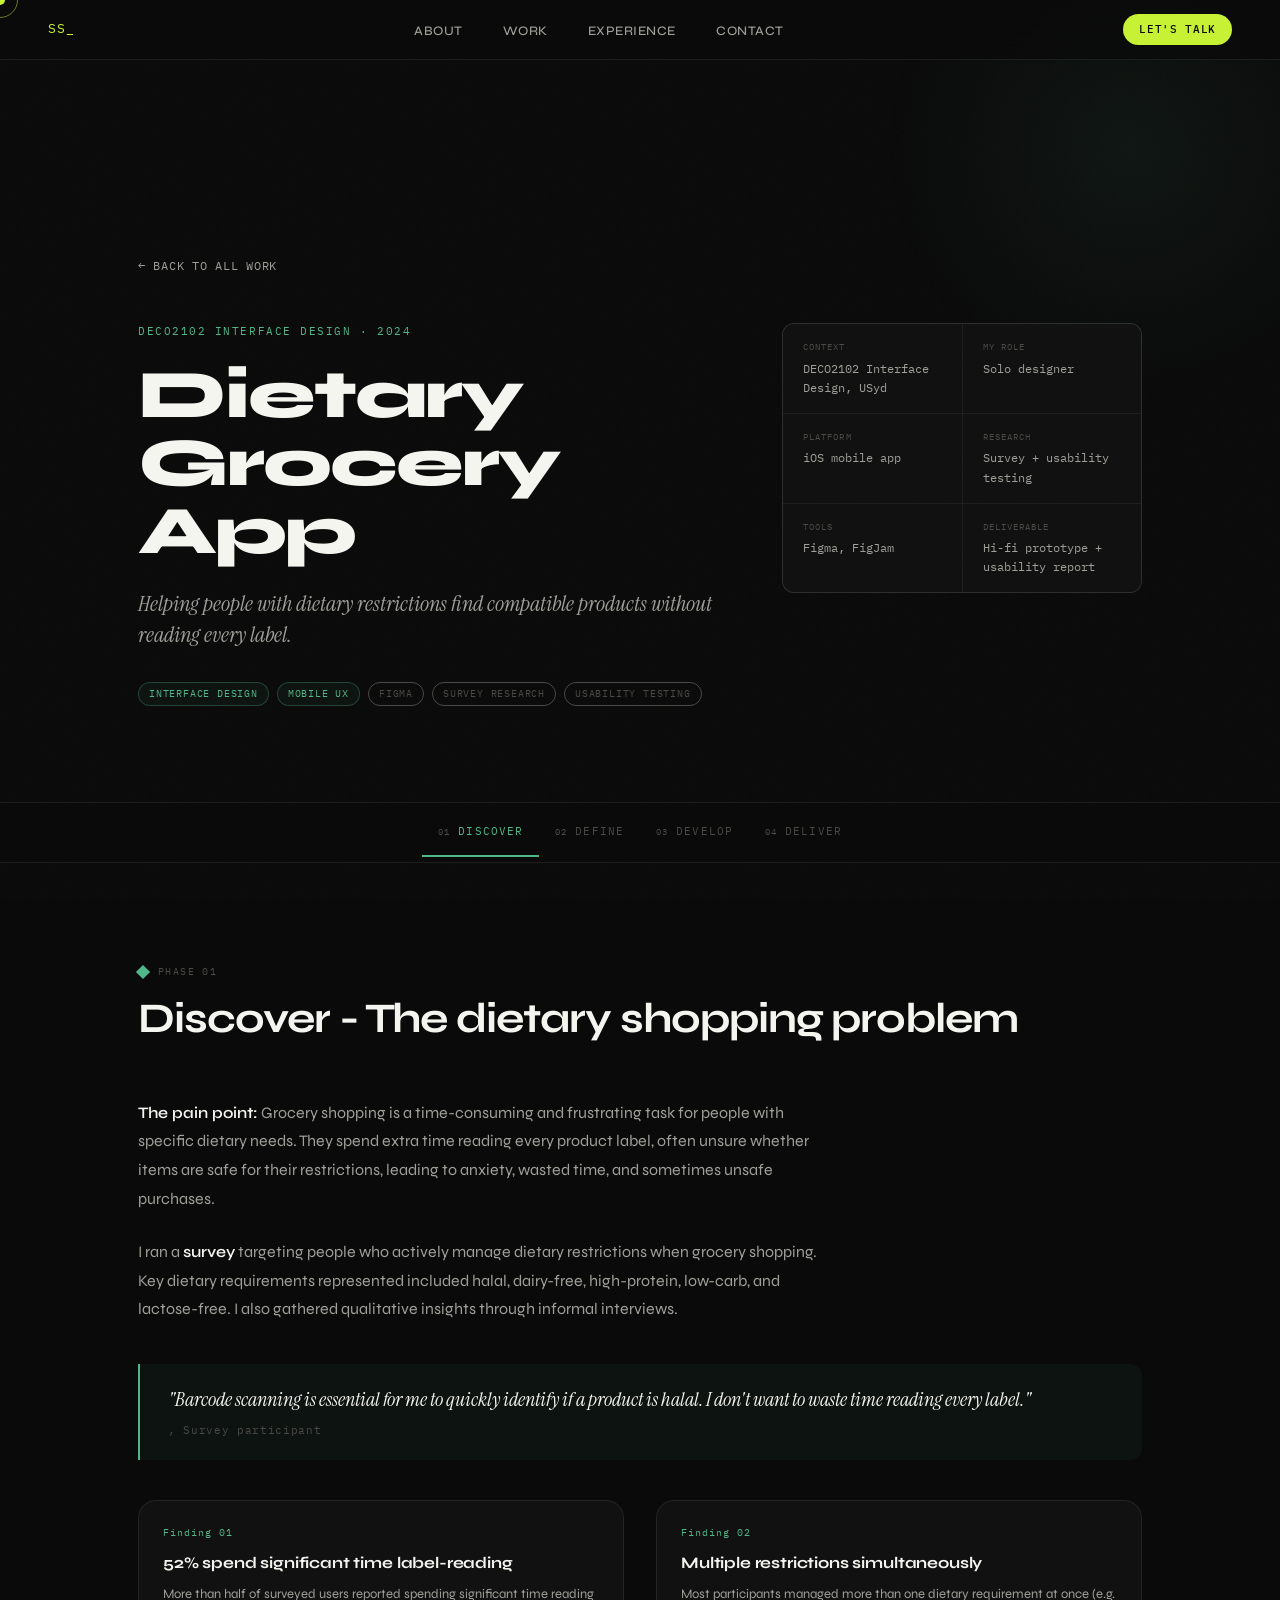
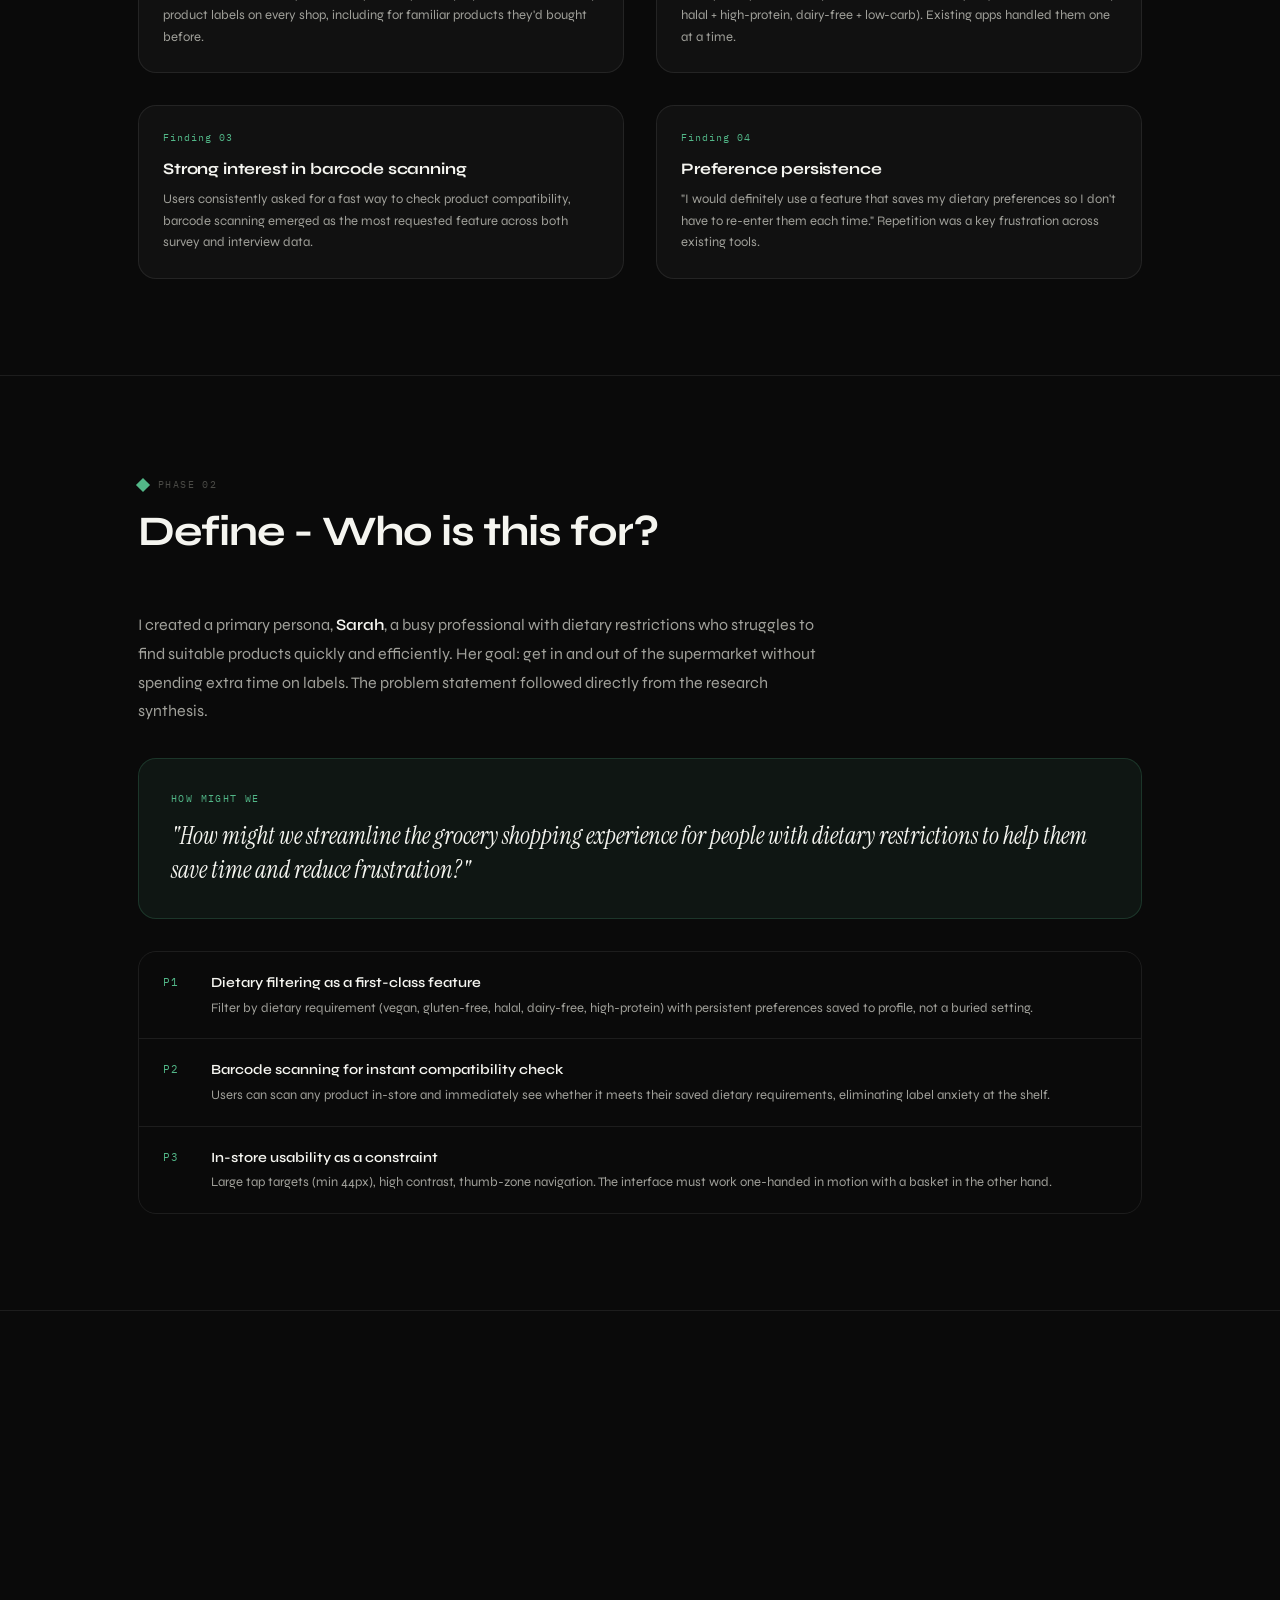
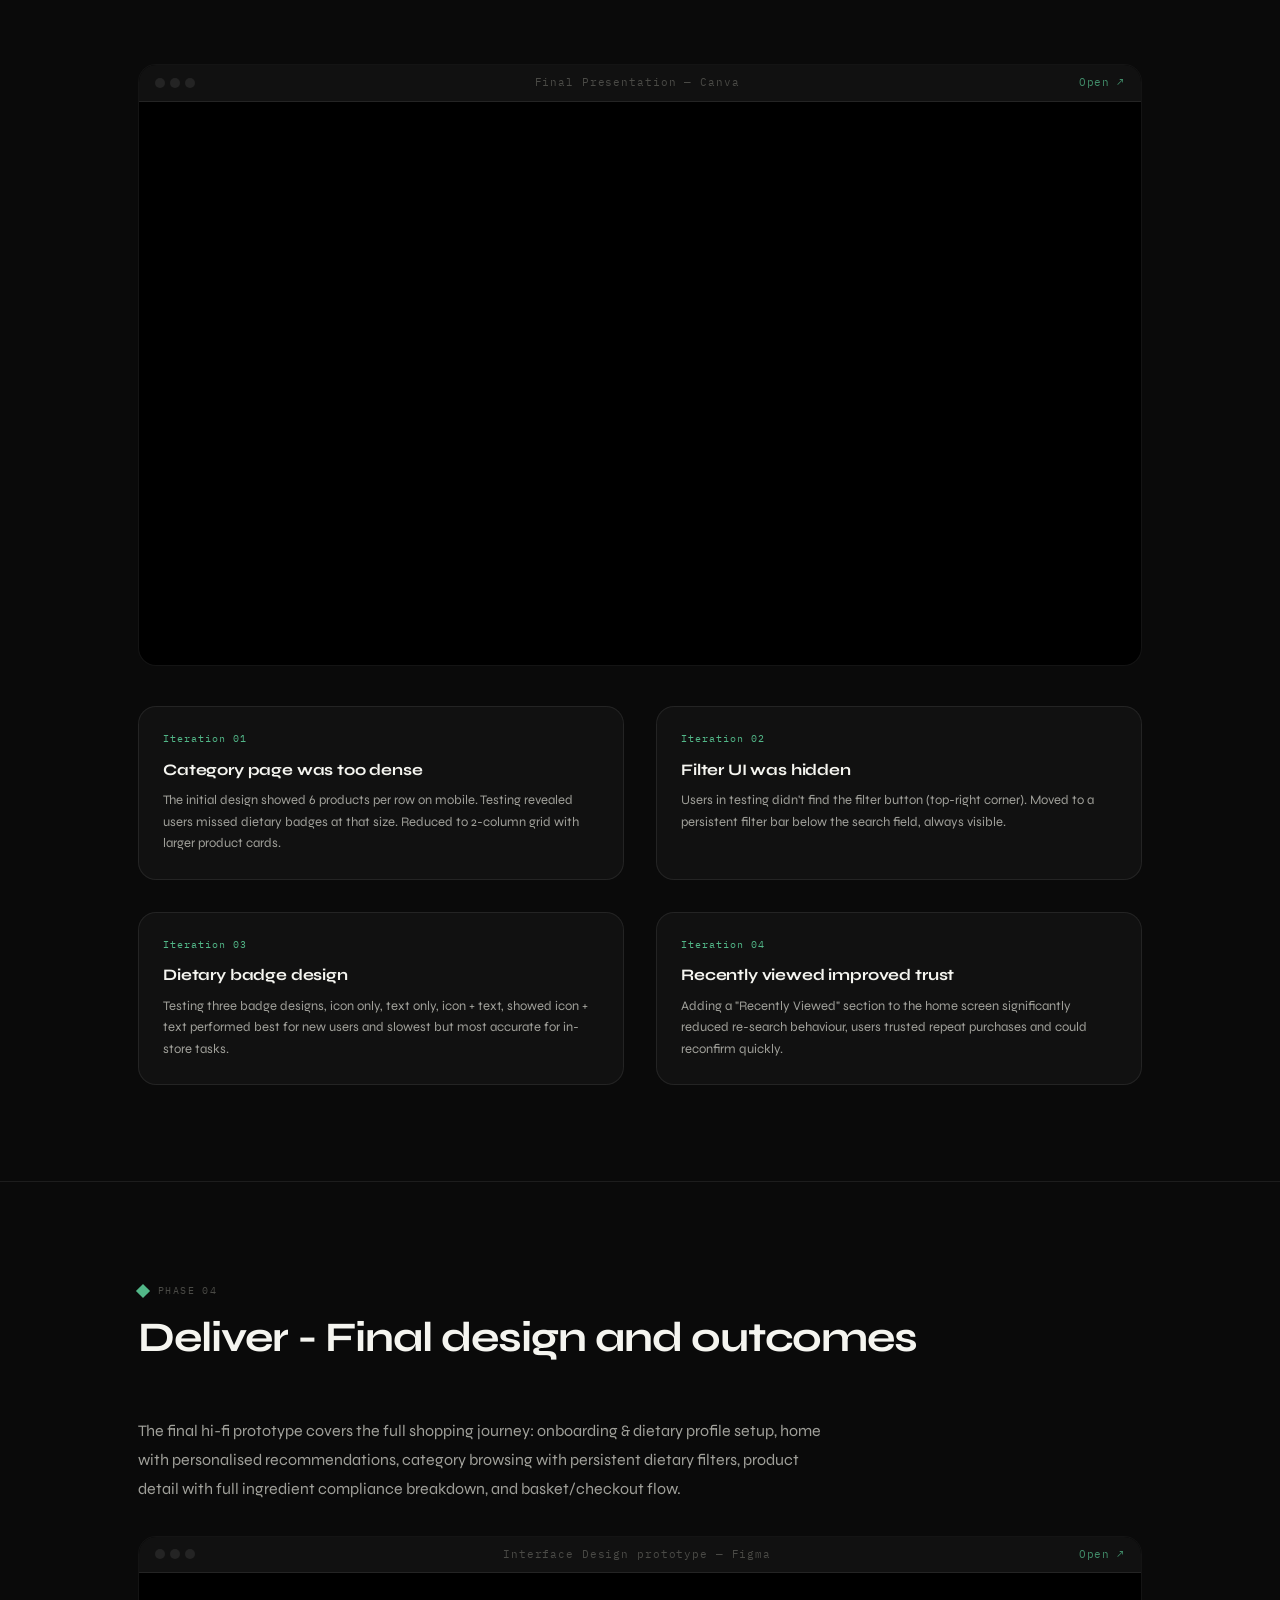
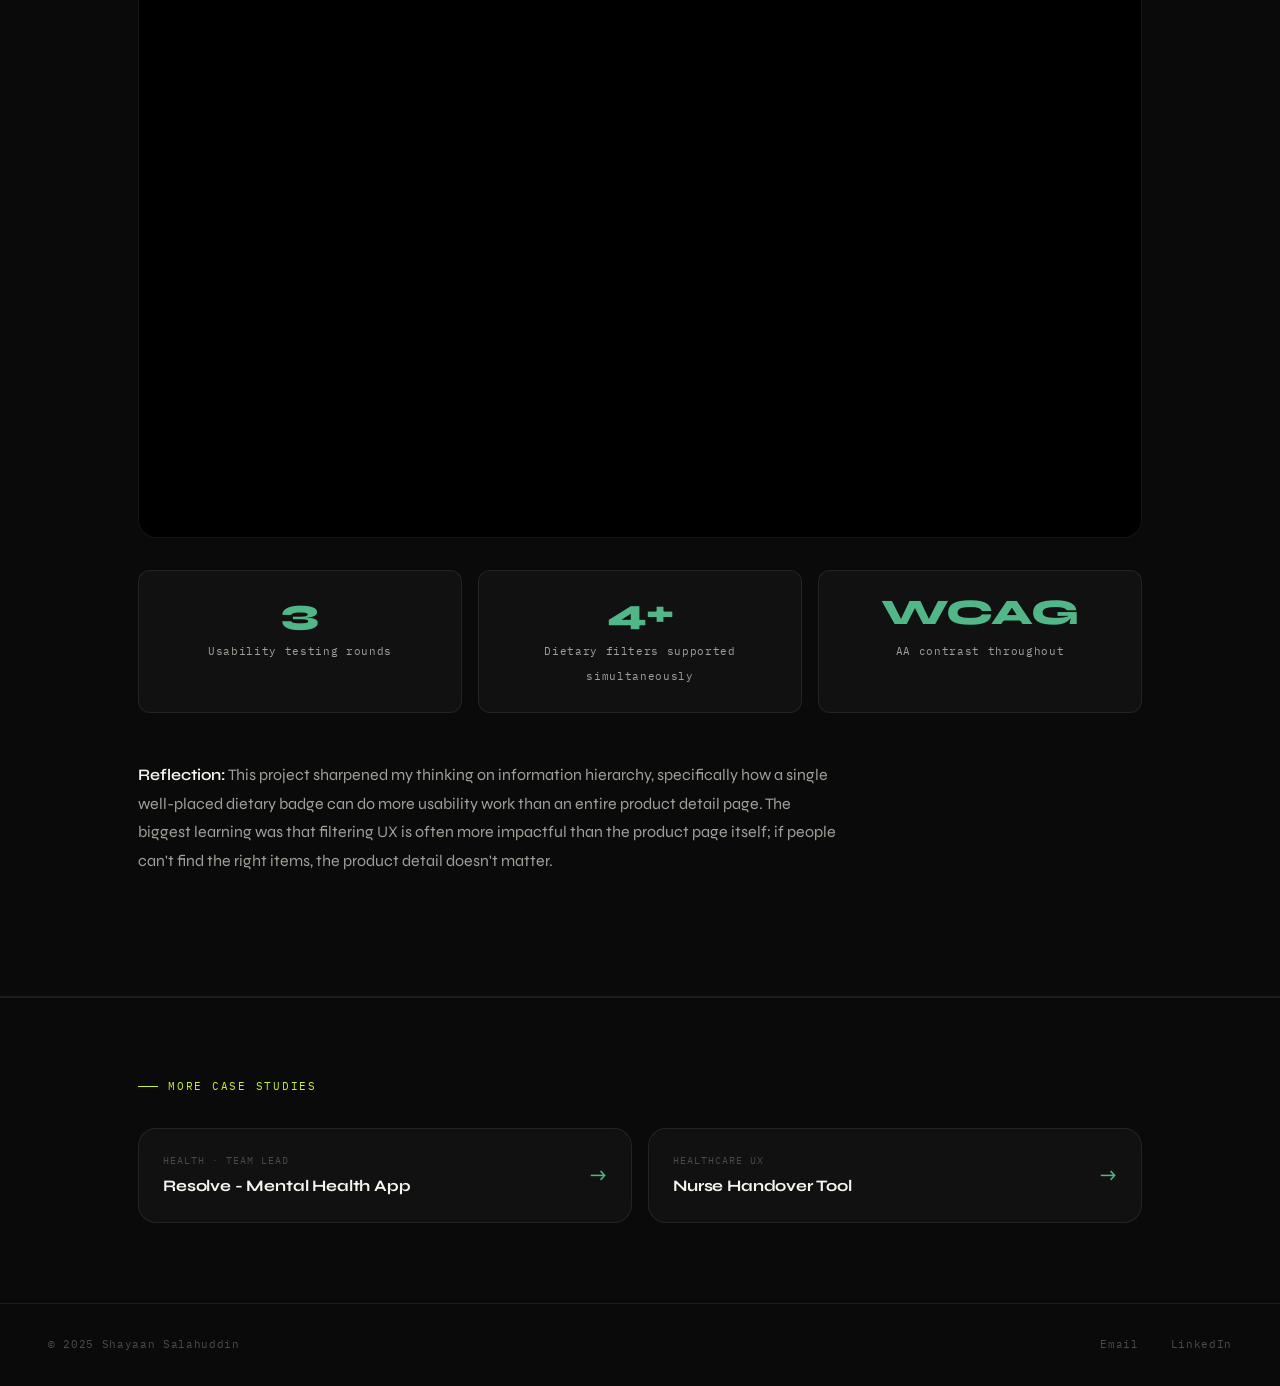
<file: case-grocery.html>
<!DOCTYPE html>
<html lang="en">
<head>
<meta charset="UTF-8">
<meta name="viewport" content="width=device-width, initial-scale=1.0">
<title>Dietary Grocery App Case Study · Shayaan Salahuddin</title>
<meta property="og:type" content="article">
<meta property="og:site_name" content="Shayaan Salahuddin">
<meta property="og:title" content="Dietary Grocery App · Shayaan Salahuddin">
<meta property="og:description" content="Helping people with dietary restrictions find compatible products without reading every label. Interface design case study.">
<meta property="og:url" content="https://shayaan-salahuddin.github.io/portfolio/case-grocery.html">
<meta name="twitter:card" content="summary_large_image">
<link rel="icon" href="favicon.svg" type="image/svg+xml">
<link rel="stylesheet" href="style.css">
<style>
.cs-hero{padding:9rem 0 6rem;border-bottom:1px solid var(--border);position:relative;overflow:hidden}
.cs-hero-glow{position:absolute;width:500px;height:500px;background:radial-gradient(circle,rgba(82,183,136,0.07) 0%,transparent 70%);top:-100px;right:-100px;pointer-events:none}
.cs-hero-grid{display:grid;grid-template-columns:1fr 360px;gap:4rem;align-items:start}
.cs-category{font-family:var(--mono);font-size:11px;color:#52B788;letter-spacing:0.14em;text-transform:uppercase;margin-bottom:1.25rem}
.cs-title{font-size:clamp(40px,5.5vw,68px);font-weight:800;letter-spacing:-0.03em;line-height:1.0;margin-bottom:1.5rem}
.cs-subtitle{font-family:var(--serif);font-size:22px;font-weight:400;font-style:italic;color:var(--white-dim);margin-bottom:2rem;line-height:1.4}
.cs-meta-grid{display:grid;grid-template-columns:repeat(2,1fr);gap:1px;background:var(--border);border:1px solid var(--border);border-radius:var(--radius-md);overflow:hidden}
.cs-meta-item{background:var(--black-2);padding:1rem 1.25rem}
.cs-meta-label{font-family:var(--mono);font-size:9px;color:var(--white-faint);letter-spacing:0.12em;text-transform:uppercase;margin-bottom:4px}
.cs-meta-val{font-family:var(--mono);font-size:12px;color:var(--white-dim)}
.cs-tags{display:flex;gap:8px;flex-wrap:wrap;margin-top:1.75rem}
.diamond-nav{position:sticky;top:60px;z-index:50;background:rgba(10,10,10,0.9);backdrop-filter:blur(12px);border-bottom:1px solid var(--border)}
.diamond-nav-inner{display:flex;max-width:1100px;margin:0 auto;padding:0 3rem}
.diamond-phase-btn{flex:1;display:flex;align-items:center;justify-content:center;gap:8px;padding:0.9rem 1rem;font-family:var(--mono);font-size:11px;color:var(--white-faint);letter-spacing:0.1em;text-transform:uppercase;text-decoration:none;border-bottom:2px solid transparent;transition:color 0.2s,border-color 0.2s}
.diamond-phase-btn:hover{color:var(--white)}
.diamond-phase-btn.active{color:#52B788;border-bottom-color:#52B788}
.phase-num{font-size:9px;color:var(--white-faint)}
.cs-section{padding:6rem 0;border-bottom:1px solid var(--border)}
.cs-section-header{margin-bottom:3.5rem}
.phase-label{display:inline-flex;align-items:center;gap:10px;font-family:var(--mono);font-size:10px;color:var(--white-faint);letter-spacing:0.14em;text-transform:uppercase;margin-bottom:1rem}
.phase-diamond{width:10px;height:10px;background:#52B788;transform:rotate(45deg);flex-shrink:0}
.cs-section-title{font-size:clamp(28px,3.5vw,42px);font-weight:700;letter-spacing:-0.025em;line-height:1.1}
.cs-body{font-size:16px;color:var(--white-dim);line-height:1.8;max-width:700px;margin-bottom:1.5rem}
.cs-body strong{color:var(--white);font-weight:600}
.cs-two-col{display:grid;grid-template-columns:1fr 1fr;gap:2rem;margin-top:2.5rem}
.insight-card{background:var(--black-2);border:1px solid var(--border);border-radius:var(--radius-lg);padding:1.5rem}
.insight-card-num{font-family:var(--mono);font-size:10px;color:#52B788;letter-spacing:0.1em;margin-bottom:0.6rem}
.insight-card-title{font-size:16px;font-weight:700;margin-bottom:0.5rem;letter-spacing:-0.01em}
.insight-card-text{font-size:13px;color:var(--white-dim);line-height:1.65}
.cs-quote{border-left:2px solid #52B788;padding:1.25rem 1.75rem;background:rgba(82,183,136,0.05);border-radius:0 var(--radius-md) var(--radius-md) 0;margin:2.5rem 0}
.cs-quote-text{font-family:var(--serif);font-size:20px;font-style:italic;color:var(--white);line-height:1.5;margin-bottom:0.5rem}
.cs-quote-attr{font-family:var(--mono);font-size:11px;color:var(--white-faint);letter-spacing:0.06em}
.hmw-block{background:rgba(82,183,136,0.07);border:1px solid rgba(82,183,136,0.2);border-radius:var(--radius-lg);padding:2rem;margin:2rem 0}
.hmw-label{font-family:var(--mono);font-size:10px;color:#52B788;letter-spacing:0.14em;text-transform:uppercase;margin-bottom:0.75rem}
.hmw-text{font-family:var(--serif);font-size:24px;font-style:italic;color:var(--white);line-height:1.4}
.process-steps{display:flex;flex-direction:column;gap:0;margin-top:2rem;border:1px solid var(--border);border-radius:var(--radius-lg);overflow:hidden}
.process-step{display:flex;align-items:flex-start;gap:1.25rem;padding:1.25rem 1.5rem;border-bottom:1px solid var(--border);transition:background 0.2s}
.process-step:last-child{border-bottom:none}
.process-step:hover{background:var(--black-3)}
.process-step-num{font-family:var(--mono);font-size:11px;color:#52B788;letter-spacing:0.06em;min-width:28px;padding-top:2px}
.process-step-title{font-size:14px;font-weight:600;margin-bottom:3px}
.process-step-desc{font-size:13px;color:var(--white-dim);line-height:1.6}
.proto-embed{width:100%;margin:2rem 0;border:1px solid var(--border);border-radius:var(--radius-lg);overflow:hidden;background:#000}
.proto-embed-bar{display:flex;align-items:center;gap:0.75rem;background:var(--black-2);border-bottom:1px solid var(--border);padding:0.55rem 1rem}
.proto-embed-dots{display:flex;gap:5px;flex-shrink:0}
.proto-embed-dot{width:10px;height:10px;border-radius:50%;background:var(--border)}
.proto-embed-label{font-family:var(--mono);font-size:11px;color:var(--white-faint);letter-spacing:0.08em;flex:1;text-align:center}
.proto-embed-open{font-family:var(--mono);font-size:11px;color:#52B788;text-decoration:none;letter-spacing:0.06em;flex-shrink:0;opacity:0.75;transition:opacity 0.2s}
.proto-embed-open:hover{opacity:1}
.proto-embed-frame{position:relative;width:100%;aspect-ratio:16/9}
.proto-embed-frame iframe{position:absolute;inset:0;width:100%;height:100%;border:none;display:block}
.outcome-grid{display:grid;grid-template-columns:repeat(3,1fr);gap:1rem;margin-top:2rem}
.outcome-card{background:var(--black-2);border:1px solid var(--border);border-radius:var(--radius-md);padding:1.5rem;text-align:center}
.outcome-num{font-family:var(--syne);font-size:36px;font-weight:800;color:#52B788;display:block;line-height:1;margin-bottom:6px}
.outcome-label{font-family:var(--mono);font-size:11px;color:var(--white-dim);letter-spacing:0.06em}
.next-projects{padding:5rem 0;border-top:1px solid var(--border)}
.next-grid{display:grid;grid-template-columns:1fr 1fr;gap:1rem;margin-top:2rem}
.next-card{display:flex;align-items:center;justify-content:space-between;background:var(--black-2);border:1px solid var(--border);border-radius:var(--radius-lg);padding:1.5rem;text-decoration:none;color:inherit;transition:border-color 0.2s,transform 0.2s;cursor:none}
.next-card:hover{border-color:rgba(82,183,136,0.4);transform:translateY(-2px)}
.next-card-label{font-family:var(--mono);font-size:10px;color:var(--white-faint);letter-spacing:0.1em;text-transform:uppercase;margin-bottom:4px}
.next-card-title{font-size:16px;font-weight:700;letter-spacing:-0.01em}
.next-arrow{font-size:20px;color:#52B788}
@media(max-width:900px){.cs-hero-grid{grid-template-columns:1fr}.cs-two-col{grid-template-columns:1fr}.outcome-grid{grid-template-columns:1fr 1fr}.next-grid{grid-template-columns:1fr}.diamond-nav-inner{padding:0 1rem}.diamond-phase-btn{font-size:9px}}
</style>
</head>
<body>
<div class="cursor"></div>
<div class="cursor-ring"></div>
<nav>
  <a class="nav-logo" href="index.html">SS_</a>
  <ul class="nav-links">
    <li><a href="index.html#about">About</a></li>
    <li><a href="index.html#projects">Work</a></li>
    <li><a href="index.html#experience">Experience</a></li>
    <li><a href="index.html#contact">Contact</a></li>
  </ul>
  <a class="nav-cta" href="index.html#contact">Let's Talk</a>
  <button class="nav-burger" aria-label="Toggle navigation" aria-expanded="false">
    <span></span><span></span><span></span>
  </button>
</nav>

<section class="cs-hero">
  <div class="cs-hero-glow"></div>
  <div class="container">
    <a class="back-link" href="index.html">← Back to all work</a>
    <div class="cs-hero-grid reveal">
      <div>
        <p class="cs-category">DECO2102 Interface Design · 2024</p>
        <h1 class="cs-title">Dietary Grocery App</h1>
        <p class="cs-subtitle">Helping people with dietary restrictions find compatible products without reading every label.</p>
        <div class="cs-tags">
          <span class="tag" style="color:#52B788;border-color:rgba(82,183,136,0.3);background:rgba(82,183,136,0.05);">Interface design</span>
          <span class="tag" style="color:#52B788;border-color:rgba(82,183,136,0.3);background:rgba(82,183,136,0.05);">Mobile UX</span>
          <span class="tag">Figma</span><span class="tag">Survey research</span><span class="tag">Usability testing</span>
        </div>
      </div>
      <div class="cs-meta-grid">
        <div class="cs-meta-item"><div class="cs-meta-label">Context</div><div class="cs-meta-val">DECO2102 Interface Design, USyd</div></div>
        <div class="cs-meta-item"><div class="cs-meta-label">My role</div><div class="cs-meta-val">Solo designer</div></div>
        <div class="cs-meta-item"><div class="cs-meta-label">Platform</div><div class="cs-meta-val">iOS mobile app</div></div>
        <div class="cs-meta-item"><div class="cs-meta-label">Research</div><div class="cs-meta-val">Survey + usability testing</div></div>
        <div class="cs-meta-item"><div class="cs-meta-label">Tools</div><div class="cs-meta-val">Figma, FigJam</div></div>
        <div class="cs-meta-item"><div class="cs-meta-label">Deliverable</div><div class="cs-meta-val">Hi-fi prototype + usability report</div></div>
      </div>
    </div>
  </div>
</section>

<nav class="diamond-nav">
  <div class="diamond-nav-inner">
    <a class="diamond-phase-btn active" href="#discover"><span class="phase-num">01</span> Discover</a>
    <a class="diamond-phase-btn" href="#define"><span class="phase-num">02</span> Define</a>
    <a class="diamond-phase-btn" href="#develop"><span class="phase-num">03</span> Develop</a>
    <a class="diamond-phase-btn" href="#deliver"><span class="phase-num">04</span> Deliver</a>
  </div>
</nav>

<section class="cs-section" id="discover">
  <div class="container">
    <div class="cs-section-header reveal">
      <div class="phase-label"><div class="phase-diamond"></div>Phase 01</div>
      <h2 class="cs-section-title">Discover - The dietary shopping problem</h2>
    </div>
    <div class="cs-body reveal"><strong>The pain point:</strong> Grocery shopping is a time-consuming and frustrating task for people with specific dietary needs. They spend extra time reading every product label, often unsure whether items are safe for their restrictions, leading to anxiety, wasted time, and sometimes unsafe purchases.</div>
    <div class="cs-body reveal">I ran a <strong>survey</strong> targeting people who actively manage dietary restrictions when grocery shopping. Key dietary requirements represented included halal, dairy-free, high-protein, low-carb, and lactose-free. I also gathered qualitative insights through informal interviews.</div>
    <div class="cs-quote reveal">
      <p class="cs-quote-text">"Barcode scanning is essential for me to quickly identify if a product is halal. I don't want to waste time reading every label."</p>
      <p class="cs-quote-attr">, Survey participant</p>
    </div>
    <div class="cs-two-col" data-stagger>
      <div class="insight-card reveal"><div class="insight-card-num">Finding 01</div><div class="insight-card-title">52% spend significant time label-reading</div><div class="insight-card-text">More than half of surveyed users reported spending significant time reading product labels on every shop, including for familiar products they'd bought before.</div></div>
      <div class="insight-card reveal"><div class="insight-card-num">Finding 02</div><div class="insight-card-title">Multiple restrictions simultaneously</div><div class="insight-card-text">Most participants managed more than one dietary requirement at once (e.g. halal + high-protein, dairy-free + low-carb). Existing apps handled them one at a time.</div></div>
      <div class="insight-card reveal"><div class="insight-card-num">Finding 03</div><div class="insight-card-title">Strong interest in barcode scanning</div><div class="insight-card-text">Users consistently asked for a fast way to check product compatibility, barcode scanning emerged as the most requested feature across both survey and interview data.</div></div>
      <div class="insight-card reveal"><div class="insight-card-num">Finding 04</div><div class="insight-card-title">Preference persistence</div><div class="insight-card-text">"I would definitely use a feature that saves my dietary preferences so I don't have to re-enter them each time." Repetition was a key frustration across existing tools.</div></div>
    </div>
  </div>
</section>

<section class="cs-section" id="define">
  <div class="container">
    <div class="cs-section-header reveal">
      <div class="phase-label"><div class="phase-diamond"></div>Phase 02</div>
      <h2 class="cs-section-title">Define - Who is this for?</h2>
    </div>
    <div class="cs-body reveal">I created a primary persona, <strong>Sarah</strong>, a busy professional with dietary restrictions who struggles to find suitable products quickly and efficiently. Her goal: get in and out of the supermarket without spending extra time on labels. The problem statement followed directly from the research synthesis.</div>
    <div class="hmw-block reveal">
      <div class="hmw-label">How might we</div>
      <p class="hmw-text">"How might we streamline the grocery shopping experience for people with dietary restrictions to help them save time and reduce frustration?"</p>
    </div>
    <div class="process-steps reveal">
      <div class="process-step"><span class="process-step-num">P1</span><div class="process-step-content"><div class="process-step-title">Dietary filtering as a first-class feature</div><div class="process-step-desc">Filter by dietary requirement (vegan, gluten-free, halal, dairy-free, high-protein) with persistent preferences saved to profile, not a buried setting.</div></div></div>
      <div class="process-step"><span class="process-step-num">P2</span><div class="process-step-content"><div class="process-step-title">Barcode scanning for instant compatibility check</div><div class="process-step-desc">Users can scan any product in-store and immediately see whether it meets their saved dietary requirements, eliminating label anxiety at the shelf.</div></div></div>
      <div class="process-step"><span class="process-step-num">P3</span><div class="process-step-content"><div class="process-step-title">In-store usability as a constraint</div><div class="process-step-desc">Large tap targets (min 44px), high contrast, thumb-zone navigation. The interface must work one-handed in motion with a basket in the other hand.</div></div></div>
    </div>
  </div>
</section>

<section class="cs-section" id="develop">
  <div class="container">
    <div class="cs-section-header reveal">
      <div class="phase-label"><div class="phase-diamond"></div>Phase 03</div>
      <h2 class="cs-section-title">Develop - Wireframes to hi-fi</h2>
    </div>
    <div class="cs-body reveal">I moved through three fidelity stages: paper sketches → lo-fi Figma wireframes → hi-fi prototype. At each stage I conducted <strong>peer usability testing</strong> with classmates who managed dietary requirements, gathering task-completion data and qualitative feedback.</div>
    <div class="proto-embed reveal">
      <div class="proto-embed-bar">
        <div class="proto-embed-dots">
          <span class="proto-embed-dot"></span>
          <span class="proto-embed-dot"></span>
          <span class="proto-embed-dot"></span>
        </div>
        <span class="proto-embed-label">Final Presentation — Canva</span>
        <a class="proto-embed-open" href="https://www.canva.com/design/DAGUrSePtp4/RX2RGf2iQm7DpYxP0eI1bQ/view" target="_blank">Open ↗</a>
      </div>
      <div class="proto-embed-frame">
        <iframe src="https://www.canva.com/design/DAGUrSePtp4/RX2RGf2iQm7DpYxP0eI1bQ/view?embed" allowfullscreen loading="lazy"></iframe>
      </div>
    </div>
    <div class="cs-two-col" data-stagger>
      <div class="insight-card reveal"><div class="insight-card-num">Iteration 01</div><div class="insight-card-title">Category page was too dense</div><div class="insight-card-text">The initial design showed 6 products per row on mobile. Testing revealed users missed dietary badges at that size. Reduced to 2-column grid with larger product cards.</div></div>
      <div class="insight-card reveal"><div class="insight-card-num">Iteration 02</div><div class="insight-card-title">Filter UI was hidden</div><div class="insight-card-text">Users in testing didn't find the filter button (top-right corner). Moved to a persistent filter bar below the search field, always visible.</div></div>
      <div class="insight-card reveal"><div class="insight-card-num">Iteration 03</div><div class="insight-card-title">Dietary badge design</div><div class="insight-card-text">Testing three badge designs, icon only, text only, icon + text, showed icon + text performed best for new users and slowest but most accurate for in-store tasks.</div></div>
      <div class="insight-card reveal"><div class="insight-card-num">Iteration 04</div><div class="insight-card-title">Recently viewed improved trust</div><div class="insight-card-text">Adding a "Recently Viewed" section to the home screen significantly reduced re-search behaviour, users trusted repeat purchases and could reconfirm quickly.</div></div>
    </div>
  </div>
</section>

<section class="cs-section" id="deliver">
  <div class="container">
    <div class="cs-section-header reveal">
      <div class="phase-label"><div class="phase-diamond"></div>Phase 04</div>
      <h2 class="cs-section-title">Deliver - Final design and outcomes</h2>
    </div>
    <div class="cs-body reveal">The final hi-fi prototype covers the full shopping journey: onboarding & dietary profile setup, home with personalised recommendations, category browsing with persistent dietary filters, product detail with full ingredient compliance breakdown, and basket/checkout flow.</div>
    <div class="proto-embed reveal">
      <div class="proto-embed-bar">
        <div class="proto-embed-dots">
          <span class="proto-embed-dot"></span>
          <span class="proto-embed-dot"></span>
          <span class="proto-embed-dot"></span>
        </div>
        <span class="proto-embed-label">Interface Design prototype — Figma</span>
        <a class="proto-embed-open" href="https://figma.com/proto/ekbGlVDHeN9weWGMK45X2a/DECO2102-Interface-Design?node-id=0-1&p=f&t=ofNNg7KWo0JZ5nZM-0&scaling=scale-down&content-scaling=fixed&starting-point-node-id=27%3A842" target="_blank">Open ↗</a>
      </div>
      <div class="proto-embed-frame">
        <iframe src="https://embed.figma.com/proto/ekbGlVDHeN9weWGMK45X2a/DECO2102-Interface-Design?node-id=0-1&p=f&t=ofNNg7KWo0JZ5nZM-0&scaling=scale-down&content-scaling=fixed&starting-point-node-id=27%3A842&embed-host=share" allowfullscreen loading="lazy"></iframe>
      </div>
    </div>
    <div class="outcome-grid" data-stagger>
      <div class="outcome-card reveal"><span class="outcome-num" style="color:#52B788;">3</span><span class="outcome-label">Usability testing rounds</span></div>
      <div class="outcome-card reveal"><span class="outcome-num" style="color:#52B788;">4+</span><span class="outcome-label">Dietary filters supported simultaneously</span></div>
      <div class="outcome-card reveal"><span class="outcome-num" style="color:#52B788;">WCAG</span><span class="outcome-label">AA contrast throughout</span></div>
    </div>
    <div class="cs-body reveal" style="margin-top:3rem;"><strong>Reflection:</strong> This project sharpened my thinking on information hierarchy, specifically how a single well-placed dietary badge can do more usability work than an entire product detail page. The biggest learning was that filtering UX is often more impactful than the product page itself; if people can't find the right items, the product detail doesn't matter.</div>
  </div>
</section>

<section class="next-projects">
  <div class="container reveal">
    <p class="section-label">More case studies</p>
    <div class="next-grid">
      <a class="next-card" href="case-resolve.html"><div><div class="next-card-label">Health · Team Lead</div><div class="next-card-title">Resolve - Mental Health App</div></div><span class="next-arrow" style="color:#52B788;">→</span></a>
      <a class="next-card" href="case-nurse.html"><div><div class="next-card-label">Healthcare UX</div><div class="next-card-title">Nurse Handover Tool</div></div><span class="next-arrow" style="color:#52B788;">→</span></a>
    </div>
  </div>
</section>

<footer>
  <span class="footer-text">© 2025 Shayaan Salahuddin</span>
  <div class="footer-links"><a href="mailto:shayaansalahuddin@gmail.com">Email</a><a href="https://linkedin.com/in/shayaan-salahuddin" target="_blank">LinkedIn</a></div>
</footer>
<script src="main.js"></script>
<script>
const phases=['discover','define','develop','deliver'];
const btns=document.querySelectorAll('.diamond-phase-btn');
window.addEventListener('scroll',()=>{let current=phases[0];phases.forEach(id=>{const el=document.getElementById(id);if(el&&window.scrollY>=el.offsetTop-160)current=id;});btns.forEach(btn=>{btn.classList.toggle('active',btn.getAttribute('href')==='#'+current);});},{passive:true});
</script>
</body>
</html>
</file>
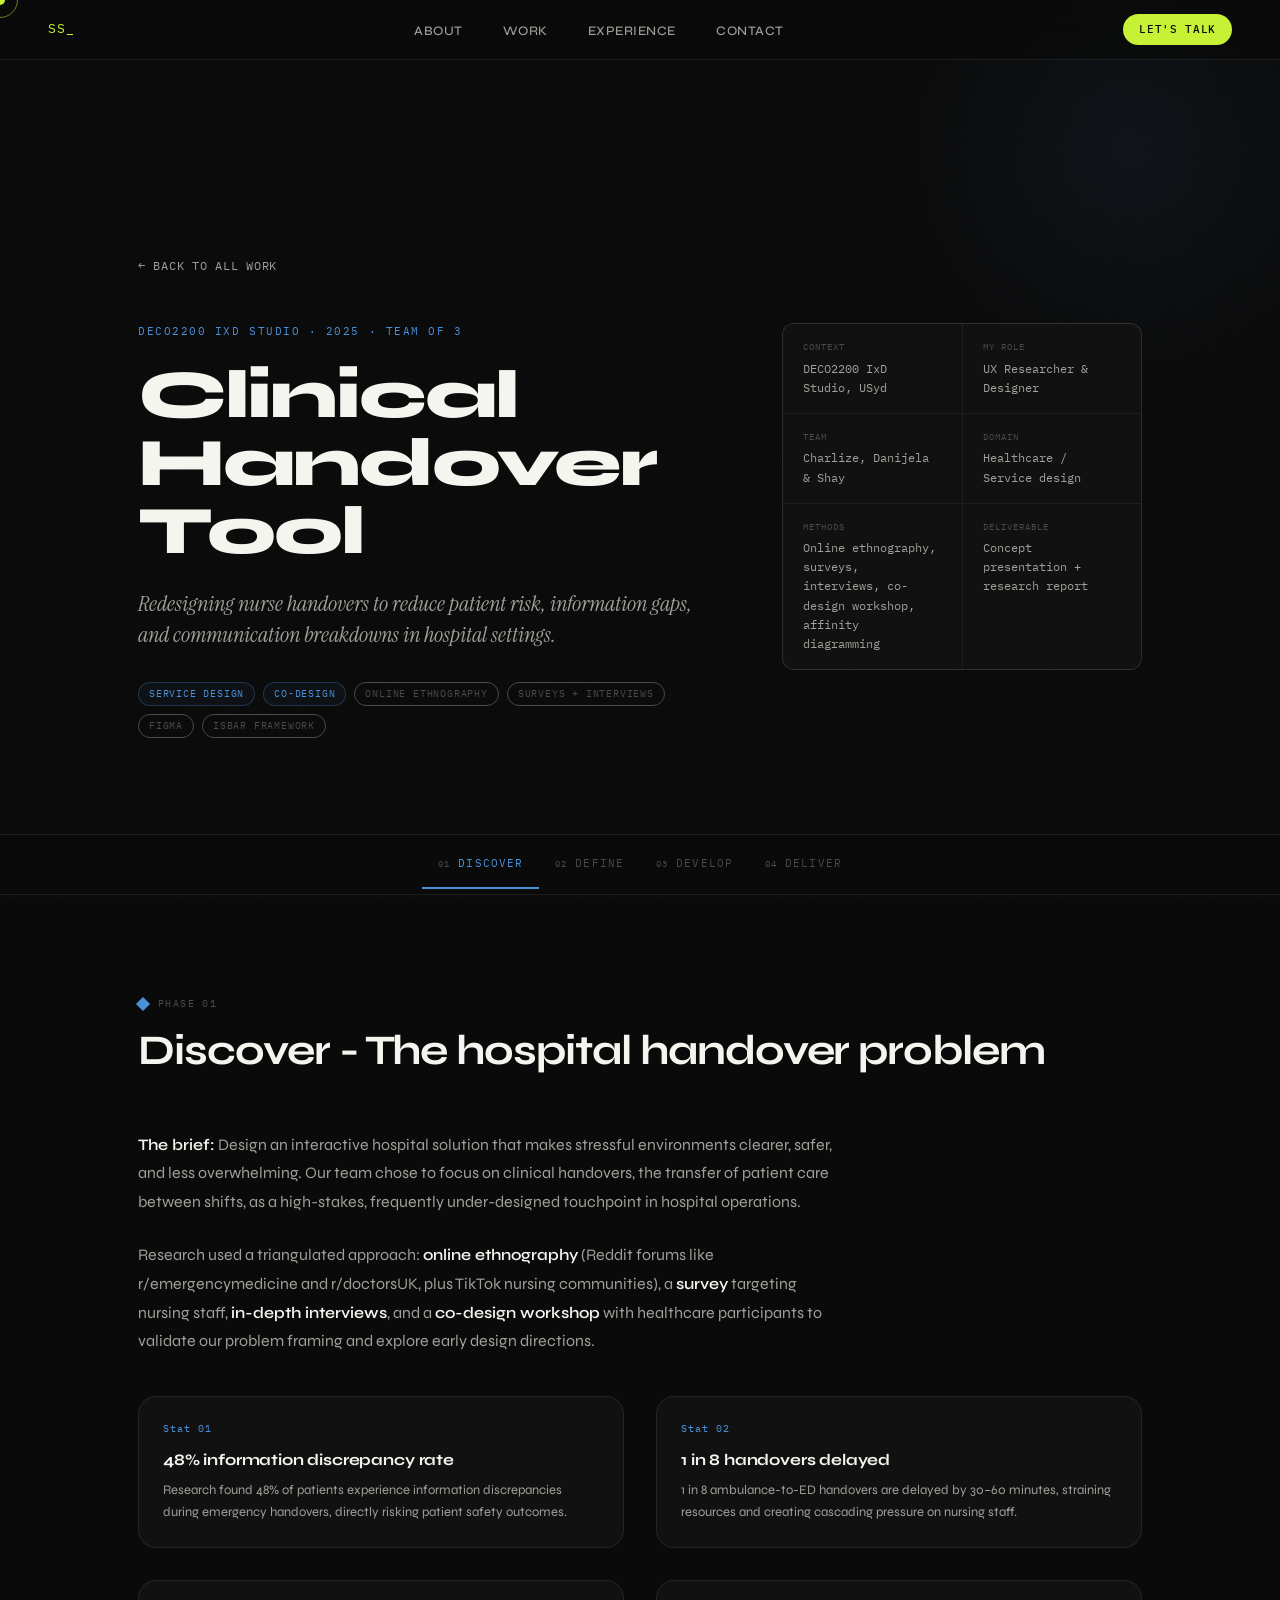
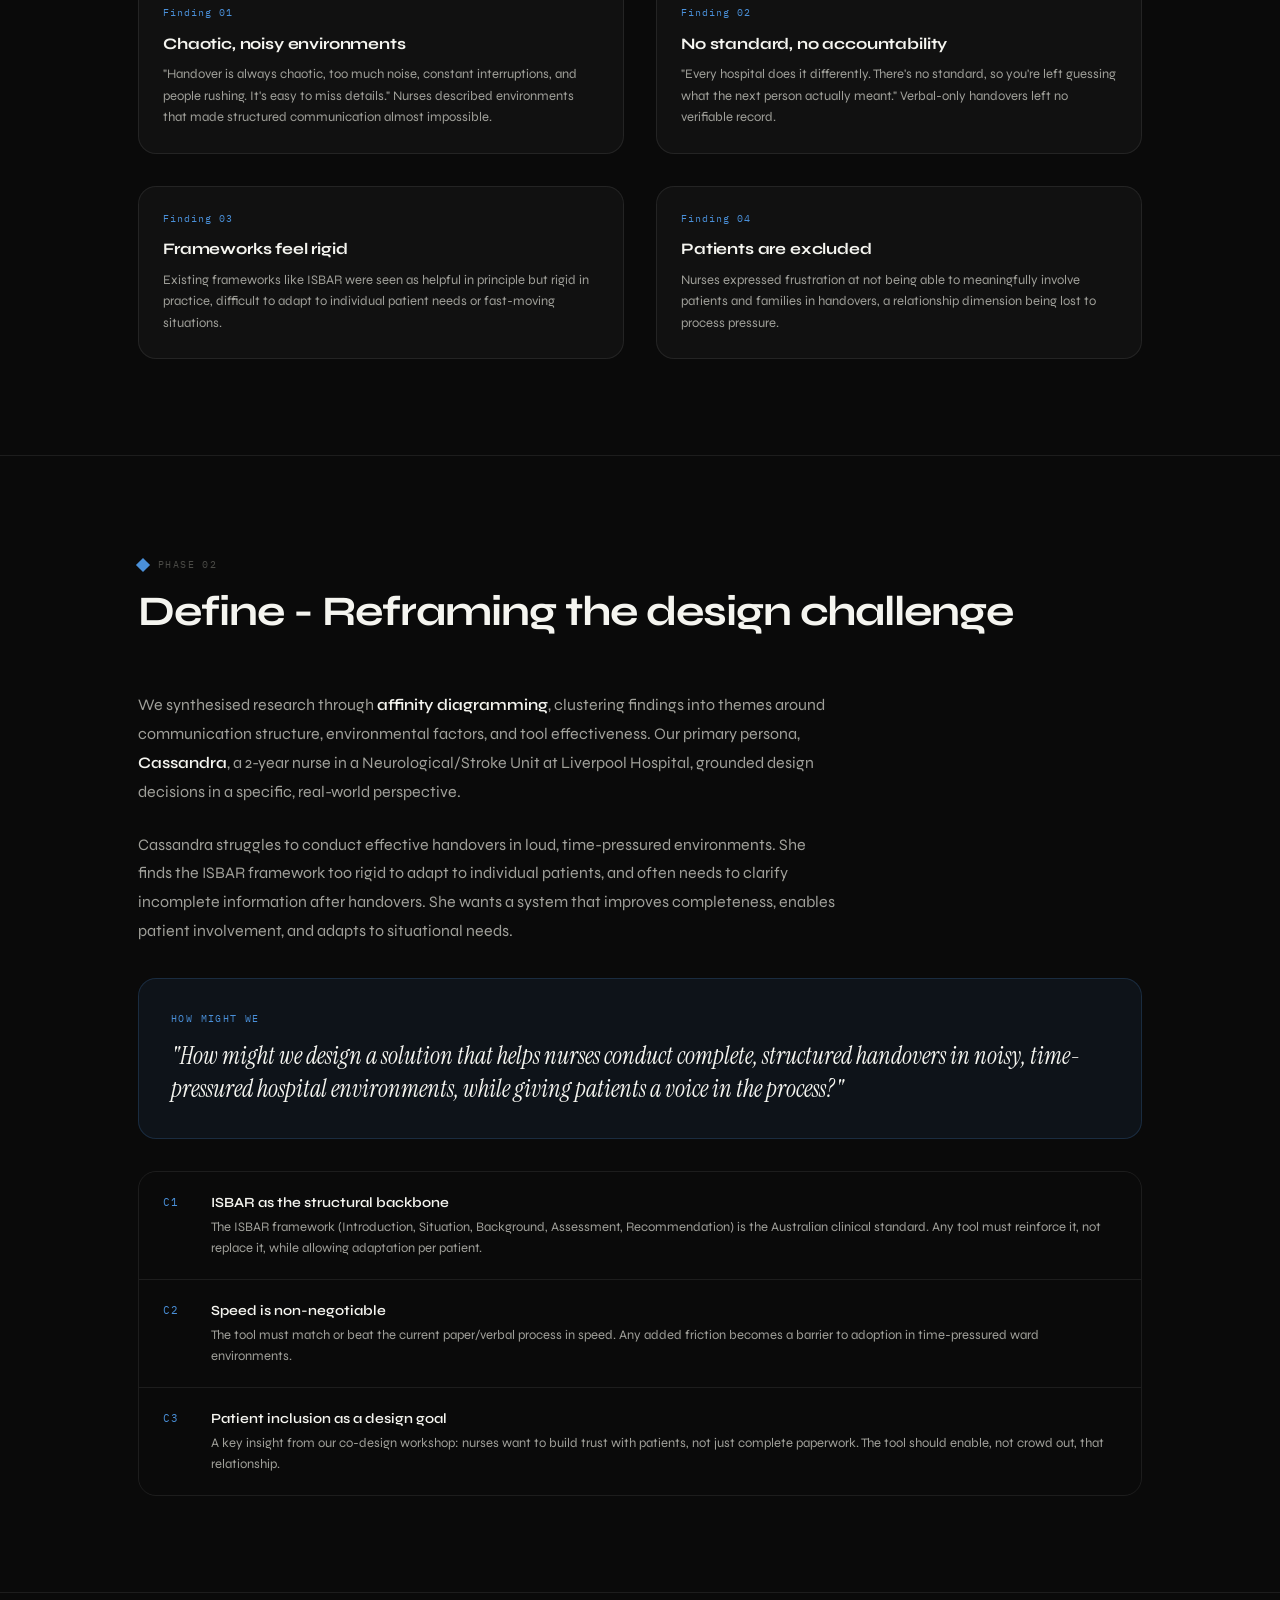
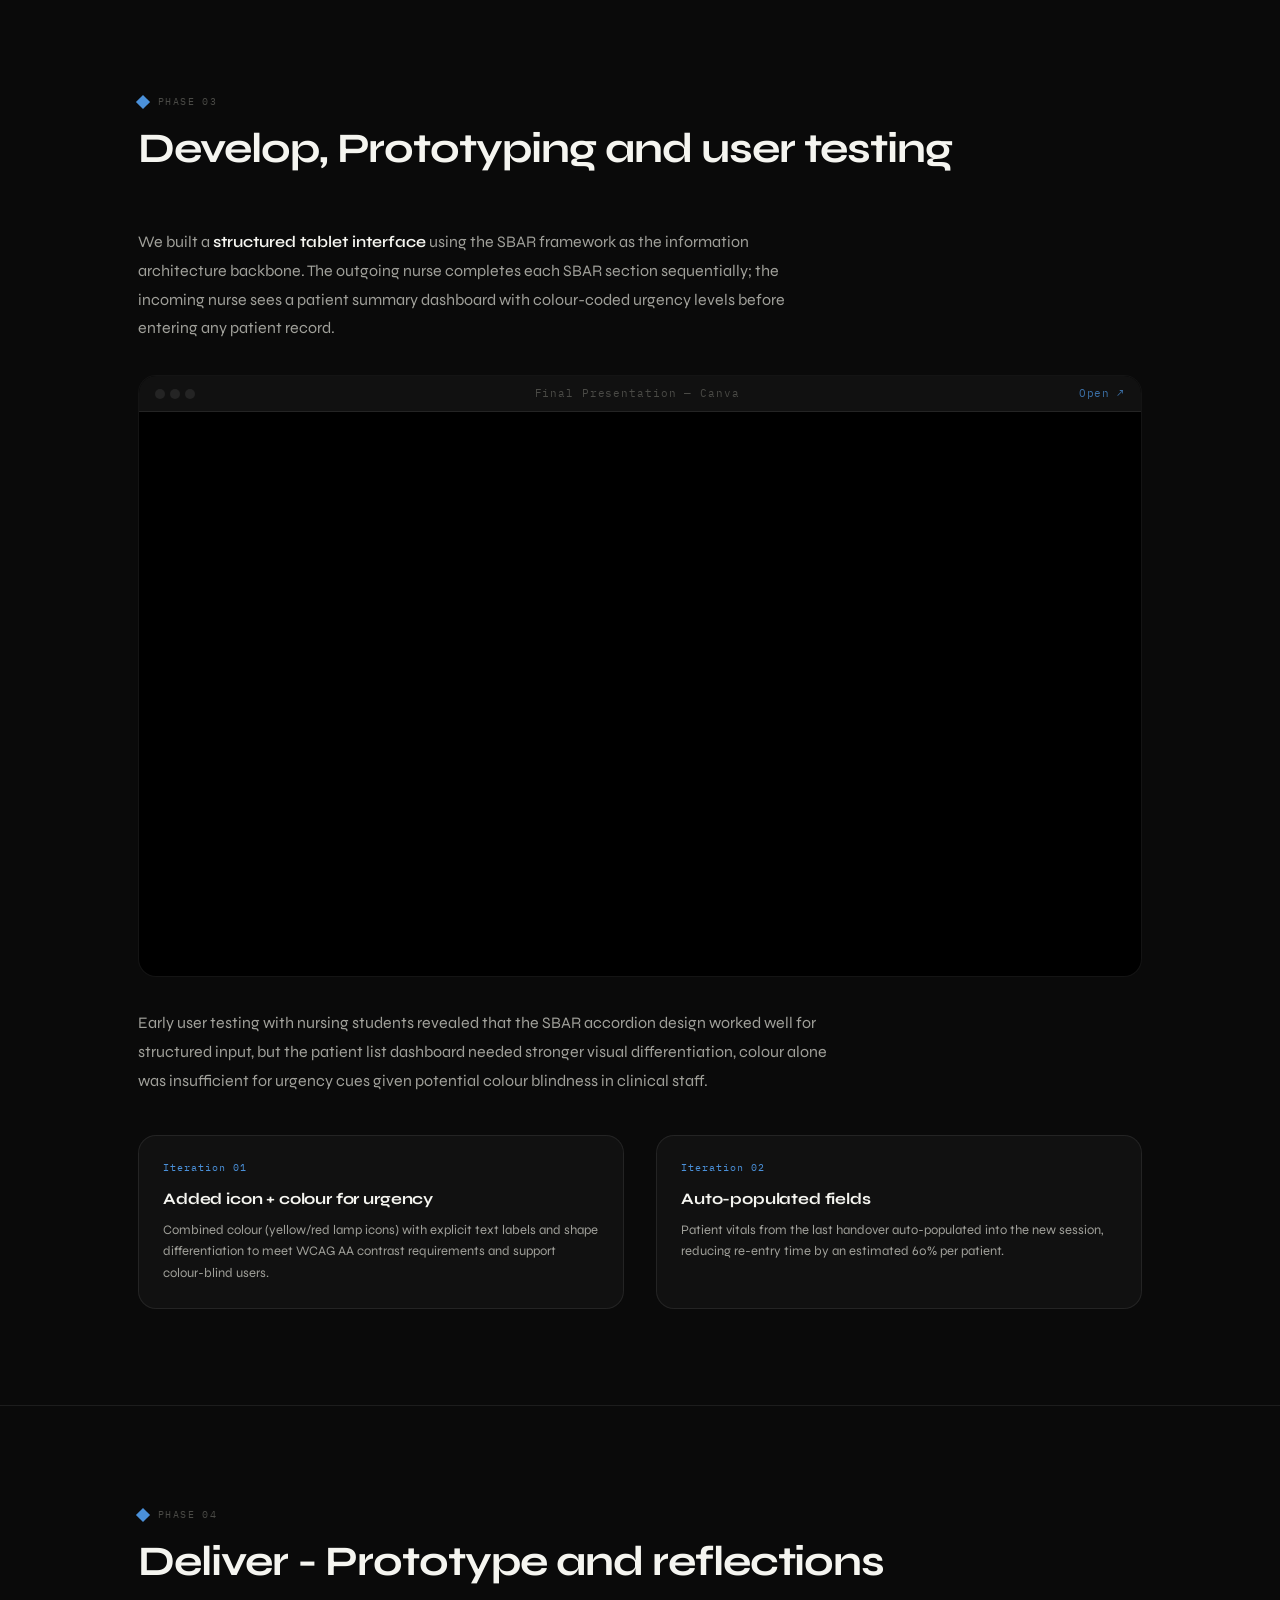
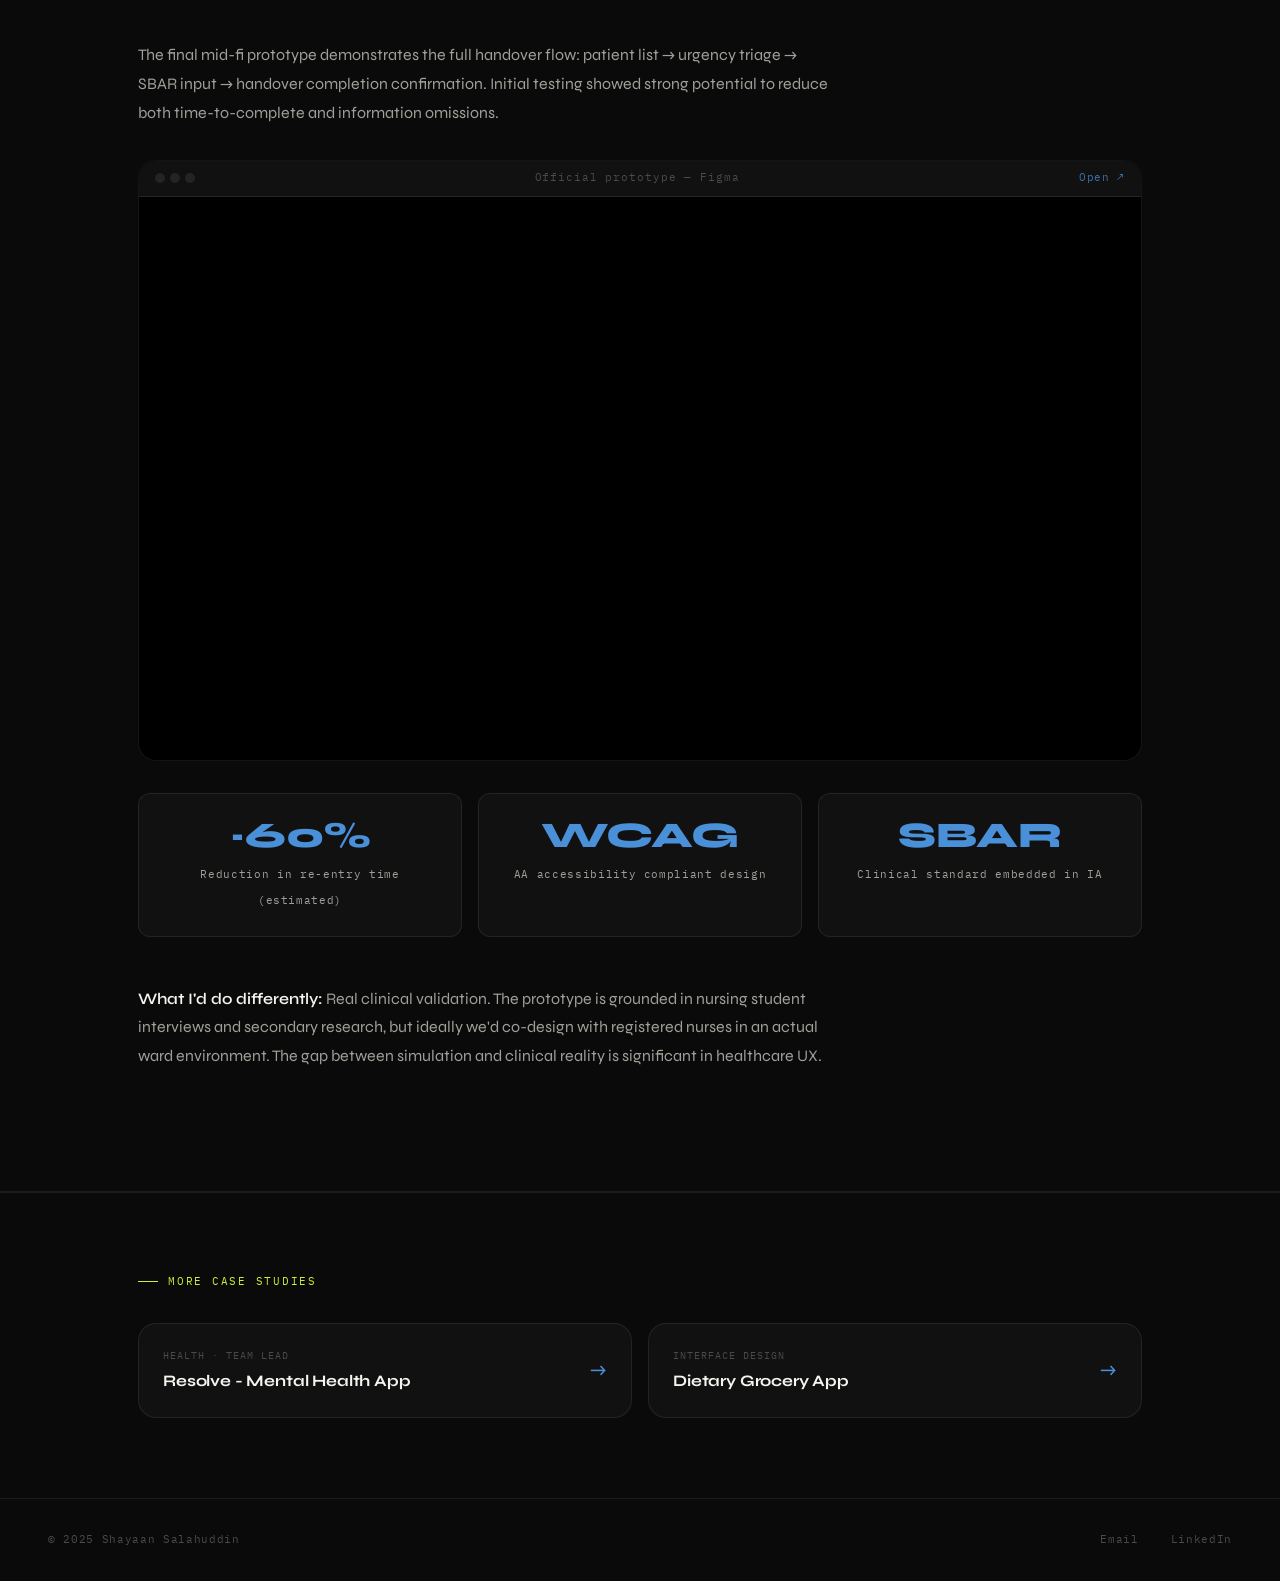
<file: case-nurse.html>
<!DOCTYPE html>
<html lang="en">
<head>
<meta charset="UTF-8">
<meta name="viewport" content="width=device-width, initial-scale=1.0">
<title>Nurse Handover Tool Case Study · Shayaan Salahuddin</title>
<meta property="og:type" content="article">
<meta property="og:site_name" content="Shayaan Salahuddin">
<meta property="og:title" content="Clinical Handover Tool · Shayaan Salahuddin">
<meta property="og:description" content="Redesigning nurse handovers to reduce patient risk, information gaps, and communication breakdowns in hospital settings.">
<meta property="og:url" content="https://shayaan-salahuddin.github.io/portfolio/case-nurse.html">
<meta name="twitter:card" content="summary_large_image">
<link rel="icon" href="favicon.svg" type="image/svg+xml">
<link rel="stylesheet" href="style.css">
<style>
.cs-hero { padding: 9rem 0 6rem; border-bottom: 1px solid var(--border); position: relative; overflow: hidden; }
.cs-hero-glow { position: absolute; width: 500px; height: 500px; background: radial-gradient(circle, rgba(74,144,217,0.07) 0%, transparent 70%); top: -100px; right: -100px; pointer-events: none; }
.cs-hero-grid { display: grid; grid-template-columns: 1fr 360px; gap: 4rem; align-items: start; }
.cs-category { font-family: var(--mono); font-size: 11px; color: #4A90D9; letter-spacing: 0.14em; text-transform: uppercase; margin-bottom: 1.25rem; }
.cs-title { font-size: clamp(40px, 5.5vw, 68px); font-weight: 800; letter-spacing: -0.03em; line-height: 1.0; margin-bottom: 1.5rem; }
.cs-subtitle { font-family: var(--serif); font-size: 22px; font-weight: 400; font-style: italic; color: var(--white-dim); margin-bottom: 2rem; line-height: 1.4; }
.cs-meta-grid { display: grid; grid-template-columns: repeat(2, 1fr); gap: 1px; background: var(--border); border: 1px solid var(--border); border-radius: var(--radius-md); overflow: hidden; }
.cs-meta-item { background: var(--black-2); padding: 1rem 1.25rem; }
.cs-meta-label { font-family: var(--mono); font-size: 9px; color: var(--white-faint); letter-spacing: 0.12em; text-transform: uppercase; margin-bottom: 4px; }
.cs-meta-val { font-family: var(--mono); font-size: 12px; color: var(--white-dim); }
.cs-tags { display: flex; gap: 8px; flex-wrap: wrap; margin-top: 1.75rem; }

.diamond-nav { position: sticky; top: 60px; z-index: 50; background: rgba(10,10,10,0.9); backdrop-filter: blur(12px); border-bottom: 1px solid var(--border); }
.diamond-nav-inner { display: flex; max-width: 1100px; margin: 0 auto; padding: 0 3rem; }
.diamond-phase-btn { flex: 1; display: flex; align-items: center; justify-content: center; gap: 8px; padding: 0.9rem 1rem; font-family: var(--mono); font-size: 11px; color: var(--white-faint); letter-spacing: 0.1em; text-transform: uppercase; text-decoration: none; border-bottom: 2px solid transparent; transition: color 0.2s, border-color 0.2s; }
.diamond-phase-btn:hover { color: var(--white); }
.diamond-phase-btn.active { color: #4A90D9; border-bottom-color: #4A90D9; }
.phase-num { font-size: 9px; color: var(--white-faint); }

.cs-section { padding: 6rem 0; border-bottom: 1px solid var(--border); }
.cs-section-header { margin-bottom: 3.5rem; }
.phase-label { display: inline-flex; align-items: center; gap: 10px; font-family: var(--mono); font-size: 10px; color: var(--white-faint); letter-spacing: 0.14em; text-transform: uppercase; margin-bottom: 1rem; }
.phase-diamond { width: 10px; height: 10px; background: #4A90D9; transform: rotate(45deg); flex-shrink: 0; }
.cs-section-title { font-size: clamp(28px, 3.5vw, 42px); font-weight: 700; letter-spacing: -0.025em; line-height: 1.1; }
.cs-body { font-size: 16px; color: var(--white-dim); line-height: 1.8; max-width: 700px; margin-bottom: 1.5rem; }
.cs-body strong { color: var(--white); font-weight: 600; }
.cs-two-col { display: grid; grid-template-columns: 1fr 1fr; gap: 2rem; margin-top: 2.5rem; }
.insight-card { background: var(--black-2); border: 1px solid var(--border); border-radius: var(--radius-lg); padding: 1.5rem; }
.insight-card-num { font-family: var(--mono); font-size: 10px; color: #4A90D9; letter-spacing: 0.1em; margin-bottom: 0.6rem; }
.insight-card-title { font-size: 16px; font-weight: 700; margin-bottom: 0.5rem; letter-spacing: -0.01em; }
.insight-card-text { font-size: 13px; color: var(--white-dim); line-height: 1.65; }
.cs-quote { border-left: 2px solid #4A90D9; padding: 1.25rem 1.75rem; background: rgba(74,144,217,0.05); border-radius: 0 var(--radius-md) var(--radius-md) 0; margin: 2.5rem 0; }
.cs-quote-text { font-family: var(--serif); font-size: 20px; font-style: italic; color: var(--white); line-height: 1.5; margin-bottom: 0.5rem; }
.cs-quote-attr { font-family: var(--mono); font-size: 11px; color: var(--white-faint); letter-spacing: 0.06em; }
.hmw-block { background: rgba(74,144,217,0.07); border: 1px solid rgba(74,144,217,0.2); border-radius: var(--radius-lg); padding: 2rem; margin: 2rem 0; }
.hmw-label { font-family: var(--mono); font-size: 10px; color: #4A90D9; letter-spacing: 0.14em; text-transform: uppercase; margin-bottom: 0.75rem; }
.hmw-text { font-family: var(--serif); font-size: 24px; font-style: italic; color: var(--white); line-height: 1.4; }
.process-steps { display: flex; flex-direction: column; gap: 0; margin-top: 2rem; border: 1px solid var(--border); border-radius: var(--radius-lg); overflow: hidden; }
.process-step { display: flex; align-items: flex-start; gap: 1.25rem; padding: 1.25rem 1.5rem; border-bottom: 1px solid var(--border); transition: background 0.2s; }
.process-step:last-child { border-bottom: none; }
.process-step:hover { background: var(--black-3); }
.process-step-num { font-family: var(--mono); font-size: 11px; color: #4A90D9; letter-spacing: 0.06em; min-width: 28px; padding-top: 2px; }
.process-step-title { font-size: 14px; font-weight: 600; margin-bottom: 3px; }
.process-step-desc { font-size: 13px; color: var(--white-dim); line-height: 1.6; }
.proto-embed{width:100%;margin:2rem 0;border:1px solid var(--border);border-radius:var(--radius-lg);overflow:hidden;background:#000}
.proto-embed-bar{display:flex;align-items:center;gap:0.75rem;background:var(--black-2);border-bottom:1px solid var(--border);padding:0.55rem 1rem}
.proto-embed-dots{display:flex;gap:5px;flex-shrink:0}
.proto-embed-dot{width:10px;height:10px;border-radius:50%;background:var(--border)}
.proto-embed-label{font-family:var(--mono);font-size:11px;color:var(--white-faint);letter-spacing:0.08em;flex:1;text-align:center}
.proto-embed-open{font-family:var(--mono);font-size:11px;color:#4A90D9;text-decoration:none;letter-spacing:0.06em;flex-shrink:0;opacity:0.75;transition:opacity 0.2s}
.proto-embed-open:hover{opacity:1}
.proto-embed-frame{position:relative;width:100%;aspect-ratio:16/9}
.proto-embed-frame iframe{position:absolute;inset:0;width:100%;height:100%;border:none;display:block}
.outcome-grid { display: grid; grid-template-columns: repeat(3, 1fr); gap: 1rem; margin-top: 2rem; }
.outcome-card { background: var(--black-2); border: 1px solid var(--border); border-radius: var(--radius-md); padding: 1.5rem; text-align: center; }
.outcome-num { font-family: var(--syne); font-size: 36px; font-weight: 800; color: #4A90D9; display: block; line-height: 1; margin-bottom: 6px; }
.outcome-label { font-family: var(--mono); font-size: 11px; color: var(--white-dim); letter-spacing: 0.06em; }
.next-projects { padding: 5rem 0; border-top: 1px solid var(--border); }
.next-grid { display: grid; grid-template-columns: 1fr 1fr; gap: 1rem; margin-top: 2rem; }
.next-card { display: flex; align-items: center; justify-content: space-between; background: var(--black-2); border: 1px solid var(--border); border-radius: var(--radius-lg); padding: 1.5rem; text-decoration: none; color: inherit; transition: border-color 0.2s, transform 0.2s; cursor: none; }
.next-card:hover { border-color: rgba(74,144,217,0.4); transform: translateY(-2px); }
.next-card-label { font-family: var(--mono); font-size: 10px; color: var(--white-faint); letter-spacing: 0.1em; text-transform: uppercase; margin-bottom: 4px; }
.next-card-title { font-size: 16px; font-weight: 700; letter-spacing: -0.01em; }
.next-arrow { font-size: 20px; color: #4A90D9; }
@media (max-width: 900px) { .cs-hero-grid { grid-template-columns: 1fr; } .cs-two-col { grid-template-columns: 1fr; } .outcome-grid { grid-template-columns: 1fr 1fr; } .next-grid { grid-template-columns: 1fr; } .diamond-nav-inner { padding: 0 1rem; } .diamond-phase-btn { font-size: 9px; } }
</style>
</head>
<body>
<div class="cursor"></div>
<div class="cursor-ring"></div>

<nav>
  <a class="nav-logo" href="index.html">SS_</a>
  <ul class="nav-links">
    <li><a href="index.html#about">About</a></li>
    <li><a href="index.html#projects">Work</a></li>
    <li><a href="index.html#experience">Experience</a></li>
    <li><a href="index.html#contact">Contact</a></li>
  </ul>
  <a class="nav-cta" href="index.html#contact">Let's Talk</a>
  <button class="nav-burger" aria-label="Toggle navigation" aria-expanded="false">
    <span></span><span></span><span></span>
  </button>
</nav>

<section class="cs-hero">
  <div class="cs-hero-glow"></div>
  <div class="container">
    <a class="back-link" href="index.html">← Back to all work</a>
    <div class="cs-hero-grid reveal">
      <div>
        <p class="cs-category">DECO2200 IxD Studio · 2025 · Team of 3</p>
        <h1 class="cs-title">Clinical Handover Tool</h1>
        <p class="cs-subtitle">Redesigning nurse handovers to reduce patient risk, information gaps, and communication breakdowns in hospital settings.</p>
        <div class="cs-tags">
          <span class="tag" style="color: #4A90D9; border-color: rgba(74,144,217,0.3); background: rgba(74,144,217,0.05);">Service design</span>
          <span class="tag" style="color: #4A90D9; border-color: rgba(74,144,217,0.3); background: rgba(74,144,217,0.05);">Co-design</span>
          <span class="tag">Online ethnography</span>
          <span class="tag">Surveys + interviews</span>
          <span class="tag">Figma</span>
          <span class="tag">ISBAR framework</span>
        </div>
      </div>
      <div class="cs-meta-grid">
        <div class="cs-meta-item"><div class="cs-meta-label">Context</div><div class="cs-meta-val">DECO2200 IxD Studio, USyd</div></div>
        <div class="cs-meta-item"><div class="cs-meta-label">My role</div><div class="cs-meta-val">UX Researcher & Designer</div></div>
        <div class="cs-meta-item"><div class="cs-meta-label">Team</div><div class="cs-meta-val">Charlize, Danijela & Shay</div></div>
        <div class="cs-meta-item"><div class="cs-meta-label">Domain</div><div class="cs-meta-val">Healthcare / Service design</div></div>
        <div class="cs-meta-item"><div class="cs-meta-label">Methods</div><div class="cs-meta-val">Online ethnography, surveys, interviews, co-design workshop, affinity diagramming</div></div>
        <div class="cs-meta-item"><div class="cs-meta-label">Deliverable</div><div class="cs-meta-val">Concept presentation + research report</div></div>
      </div>
    </div>
  </div>
</section>

<nav class="diamond-nav">
  <div class="diamond-nav-inner">
    <a class="diamond-phase-btn active" href="#discover"><span class="phase-num">01</span> Discover</a>
    <a class="diamond-phase-btn" href="#define"><span class="phase-num">02</span> Define</a>
    <a class="diamond-phase-btn" href="#develop"><span class="phase-num">03</span> Develop</a>
    <a class="diamond-phase-btn" href="#deliver"><span class="phase-num">04</span> Deliver</a>
  </div>
</nav>

<section class="cs-section" id="discover">
  <div class="container">
    <div class="cs-section-header reveal">
      <div class="phase-label"><div class="phase-diamond"></div>Phase 01</div>
      <h2 class="cs-section-title">Discover - The hospital handover problem</h2>
    </div>
    <div class="cs-body reveal"><strong>The brief:</strong> Design an interactive hospital solution that makes stressful environments clearer, safer, and less overwhelming. Our team chose to focus on clinical handovers, the transfer of patient care between shifts, as a high-stakes, frequently under-designed touchpoint in hospital operations.</div>
    <div class="cs-body reveal">Research used a triangulated approach: <strong>online ethnography</strong> (Reddit forums like r/emergencymedicine and r/doctorsUK, plus TikTok nursing communities), a <strong>survey</strong> targeting nursing staff, <strong>in-depth interviews</strong>, and a <strong>co-design workshop</strong> with healthcare participants to validate our problem framing and explore early design directions.</div>

    <div class="cs-two-col" data-stagger>
      <div class="insight-card reveal"><div class="insight-card-num">Stat 01</div><div class="insight-card-title">48% information discrepancy rate</div><div class="insight-card-text">Research found 48% of patients experience information discrepancies during emergency handovers, directly risking patient safety outcomes.</div></div>
      <div class="insight-card reveal"><div class="insight-card-num">Stat 02</div><div class="insight-card-title">1 in 8 handovers delayed</div><div class="insight-card-text">1 in 8 ambulance-to-ED handovers are delayed by 30–60 minutes, straining resources and creating cascading pressure on nursing staff.</div></div>
      <div class="insight-card reveal"><div class="insight-card-num">Finding 01</div><div class="insight-card-title">Chaotic, noisy environments</div><div class="insight-card-text">"Handover is always chaotic, too much noise, constant interruptions, and people rushing. It's easy to miss details." Nurses described environments that made structured communication almost impossible.</div></div>
      <div class="insight-card reveal"><div class="insight-card-num">Finding 02</div><div class="insight-card-title">No standard, no accountability</div><div class="insight-card-text">"Every hospital does it differently. There's no standard, so you're left guessing what the next person actually meant." Verbal-only handovers left no verifiable record.</div></div>
      <div class="insight-card reveal"><div class="insight-card-num">Finding 03</div><div class="insight-card-title">Frameworks feel rigid</div><div class="insight-card-text">Existing frameworks like ISBAR were seen as helpful in principle but rigid in practice, difficult to adapt to individual patient needs or fast-moving situations.</div></div>
      <div class="insight-card reveal"><div class="insight-card-num">Finding 04</div><div class="insight-card-title">Patients are excluded</div><div class="insight-card-text">Nurses expressed frustration at not being able to meaningfully involve patients and families in handovers, a relationship dimension being lost to process pressure.</div></div>
    </div>
  </div>
</section>

<section class="cs-section" id="define">
  <div class="container">
    <div class="cs-section-header reveal">
      <div class="phase-label"><div class="phase-diamond"></div>Phase 02</div>
      <h2 class="cs-section-title">Define - Reframing the design challenge</h2>
    </div>
    <div class="cs-body reveal">We synthesised research through <strong>affinity diagramming</strong>, clustering findings into themes around communication structure, environmental factors, and tool effectiveness. Our primary persona, <strong>Cassandra</strong>, a 2-year nurse in a Neurological/Stroke Unit at Liverpool Hospital, grounded design decisions in a specific, real-world perspective.</div>
    <div class="cs-body reveal">Cassandra struggles to conduct effective handovers in loud, time-pressured environments. She finds the ISBAR framework too rigid to adapt to individual patients, and often needs to clarify incomplete information after handovers. She wants a system that improves completeness, enables patient involvement, and adapts to situational needs.</div>

    <div class="hmw-block reveal">
      <div class="hmw-label">How might we</div>
      <p class="hmw-text">"How might we design a solution that helps nurses conduct complete, structured handovers in noisy, time-pressured hospital environments, while giving patients a voice in the process?"</p>
    </div>

    <div class="process-steps reveal">
      <div class="process-step"><span class="process-step-num">C1</span><div class="process-step-content"><div class="process-step-title">ISBAR as the structural backbone</div><div class="process-step-desc">The ISBAR framework (Introduction, Situation, Background, Assessment, Recommendation) is the Australian clinical standard. Any tool must reinforce it, not replace it, while allowing adaptation per patient.</div></div></div>
      <div class="process-step"><span class="process-step-num">C2</span><div class="process-step-content"><div class="process-step-title">Speed is non-negotiable</div><div class="process-step-desc">The tool must match or beat the current paper/verbal process in speed. Any added friction becomes a barrier to adoption in time-pressured ward environments.</div></div></div>
      <div class="process-step"><span class="process-step-num">C3</span><div class="process-step-content"><div class="process-step-title">Patient inclusion as a design goal</div><div class="process-step-desc">A key insight from our co-design workshop: nurses want to build trust with patients, not just complete paperwork. The tool should enable, not crowd out, that relationship.</div></div></div>
    </div>
  </div>
</section>

<section class="cs-section" id="develop">
  <div class="container">
    <div class="cs-section-header reveal">
      <div class="phase-label"><div class="phase-diamond"></div>Phase 03</div>
      <h2 class="cs-section-title">Develop, Prototyping and user testing</h2>
    </div>
    <div class="cs-body reveal">We built a <strong>structured tablet interface</strong> using the SBAR framework as the information architecture backbone. The outgoing nurse completes each SBAR section sequentially; the incoming nurse sees a patient summary dashboard with colour-coded urgency levels before entering any patient record.</div>
    <div class="proto-embed reveal">
      <div class="proto-embed-bar">
        <div class="proto-embed-dots">
          <span class="proto-embed-dot"></span>
          <span class="proto-embed-dot"></span>
          <span class="proto-embed-dot"></span>
        </div>
        <span class="proto-embed-label">Final Presentation — Canva</span>
        <a class="proto-embed-open" href="https://www.canva.com/design/DAGx-C5Kbzo/QSYXWFcTracMvg7g_uF5-g/view" target="_blank">Open ↗</a>
      </div>
      <div class="proto-embed-frame">
        <iframe src="https://www.canva.com/design/DAGx-C5Kbzo/QSYXWFcTracMvg7g_uF5-g/view?embed" allowfullscreen loading="lazy"></iframe>
      </div>
    </div>
    <div class="cs-body reveal">Early user testing with nursing students revealed that the SBAR accordion design worked well for structured input, but the patient list dashboard needed stronger visual differentiation, colour alone was insufficient for urgency cues given potential colour blindness in clinical staff.</div>
    <div class="cs-two-col" data-stagger>
      <div class="insight-card reveal"><div class="insight-card-num">Iteration 01</div><div class="insight-card-title">Added icon + colour for urgency</div><div class="insight-card-text">Combined colour (yellow/red lamp icons) with explicit text labels and shape differentiation to meet WCAG AA contrast requirements and support colour-blind users.</div></div>
      <div class="insight-card reveal"><div class="insight-card-num">Iteration 02</div><div class="insight-card-title">Auto-populated fields</div><div class="insight-card-text">Patient vitals from the last handover auto-populated into the new session, reducing re-entry time by an estimated 60% per patient.</div></div>
    </div>
  </div>
</section>

<section class="cs-section" id="deliver">
  <div class="container">
    <div class="cs-section-header reveal">
      <div class="phase-label"><div class="phase-diamond"></div>Phase 04</div>
      <h2 class="cs-section-title">Deliver - Prototype and reflections</h2>
    </div>
    <div class="cs-body reveal">The final mid-fi prototype demonstrates the full handover flow: patient list → urgency triage → SBAR input → handover completion confirmation. Initial testing showed strong potential to reduce both time-to-complete and information omissions.</div>
    <div class="proto-embed reveal">
      <div class="proto-embed-bar">
        <div class="proto-embed-dots">
          <span class="proto-embed-dot"></span>
          <span class="proto-embed-dot"></span>
          <span class="proto-embed-dot"></span>
        </div>
        <span class="proto-embed-label">Official prototype — Figma</span>
        <a class="proto-embed-open" href="https://www.figma.com/proto/VufJMq6VgViNwN9InmEVzF/DECO2200---Official-Prototype?node-id=2490-181&p=f&t=emCZlDV9LREkDX0J-0&scaling=min-zoom&content-scaling=fixed&starting-point-node-id=2572%3A224" target="_blank">Open ↗</a>
      </div>
      <div class="proto-embed-frame">
        <iframe src="https://embed.figma.com/proto/VufJMq6VgViNwN9InmEVzF/DECO2200---Official-Prototype?node-id=2490-181&p=f&t=emCZlDV9LREkDX0J-0&scaling=min-zoom&content-scaling=fixed&starting-point-node-id=2572%3A224&embed-host=share" allowfullscreen loading="lazy"></iframe>
      </div>
    </div>
    <div class="outcome-grid" data-stagger>
      <div class="outcome-card reveal"><span class="outcome-num" style="color: #4A90D9;">~60%</span><span class="outcome-label">Reduction in re-entry time (estimated)</span></div>
      <div class="outcome-card reveal"><span class="outcome-num" style="color: #4A90D9;">WCAG</span><span class="outcome-label">AA accessibility compliant design</span></div>
      <div class="outcome-card reveal"><span class="outcome-num" style="color: #4A90D9;">SBAR</span><span class="outcome-label">Clinical standard embedded in IA</span></div>
    </div>
    <div class="cs-body reveal" style="margin-top: 3rem;"><strong>What I'd do differently:</strong> Real clinical validation. The prototype is grounded in nursing student interviews and secondary research, but ideally we'd co-design with registered nurses in an actual ward environment. The gap between simulation and clinical reality is significant in healthcare UX.</div>
  </div>
</section>

<section class="next-projects">
  <div class="container reveal">
    <p class="section-label">More case studies</p>
    <div class="next-grid">
      <a class="next-card" href="case-resolve.html"><div><div class="next-card-label">Health · Team Lead</div><div class="next-card-title">Resolve - Mental Health App</div></div><span class="next-arrow" style="color:#4A90D9;">→</span></a>
      <a class="next-card" href="case-grocery.html"><div><div class="next-card-label">Interface Design</div><div class="next-card-title">Dietary Grocery App</div></div><span class="next-arrow" style="color:#4A90D9;">→</span></a>
    </div>
  </div>
</section>

<footer>
  <span class="footer-text">© 2025 Shayaan Salahuddin</span>
  <div class="footer-links"><a href="mailto:shayaansalahuddin@gmail.com">Email</a><a href="https://linkedin.com/in/shayaan-salahuddin" target="_blank">LinkedIn</a></div>
</footer>

<script src="main.js"></script>
<script>
const phases = ['discover','define','develop','deliver'];
const btns = document.querySelectorAll('.diamond-phase-btn');
window.addEventListener('scroll', () => {
  let current = phases[0];
  phases.forEach(id => { const el = document.getElementById(id); if (el && window.scrollY >= el.offsetTop - 160) current = id; });
  btns.forEach(btn => { btn.classList.toggle('active', btn.getAttribute('href') === '#' + current); });
}, { passive: true });
</script>
</body>
</html>
</file>
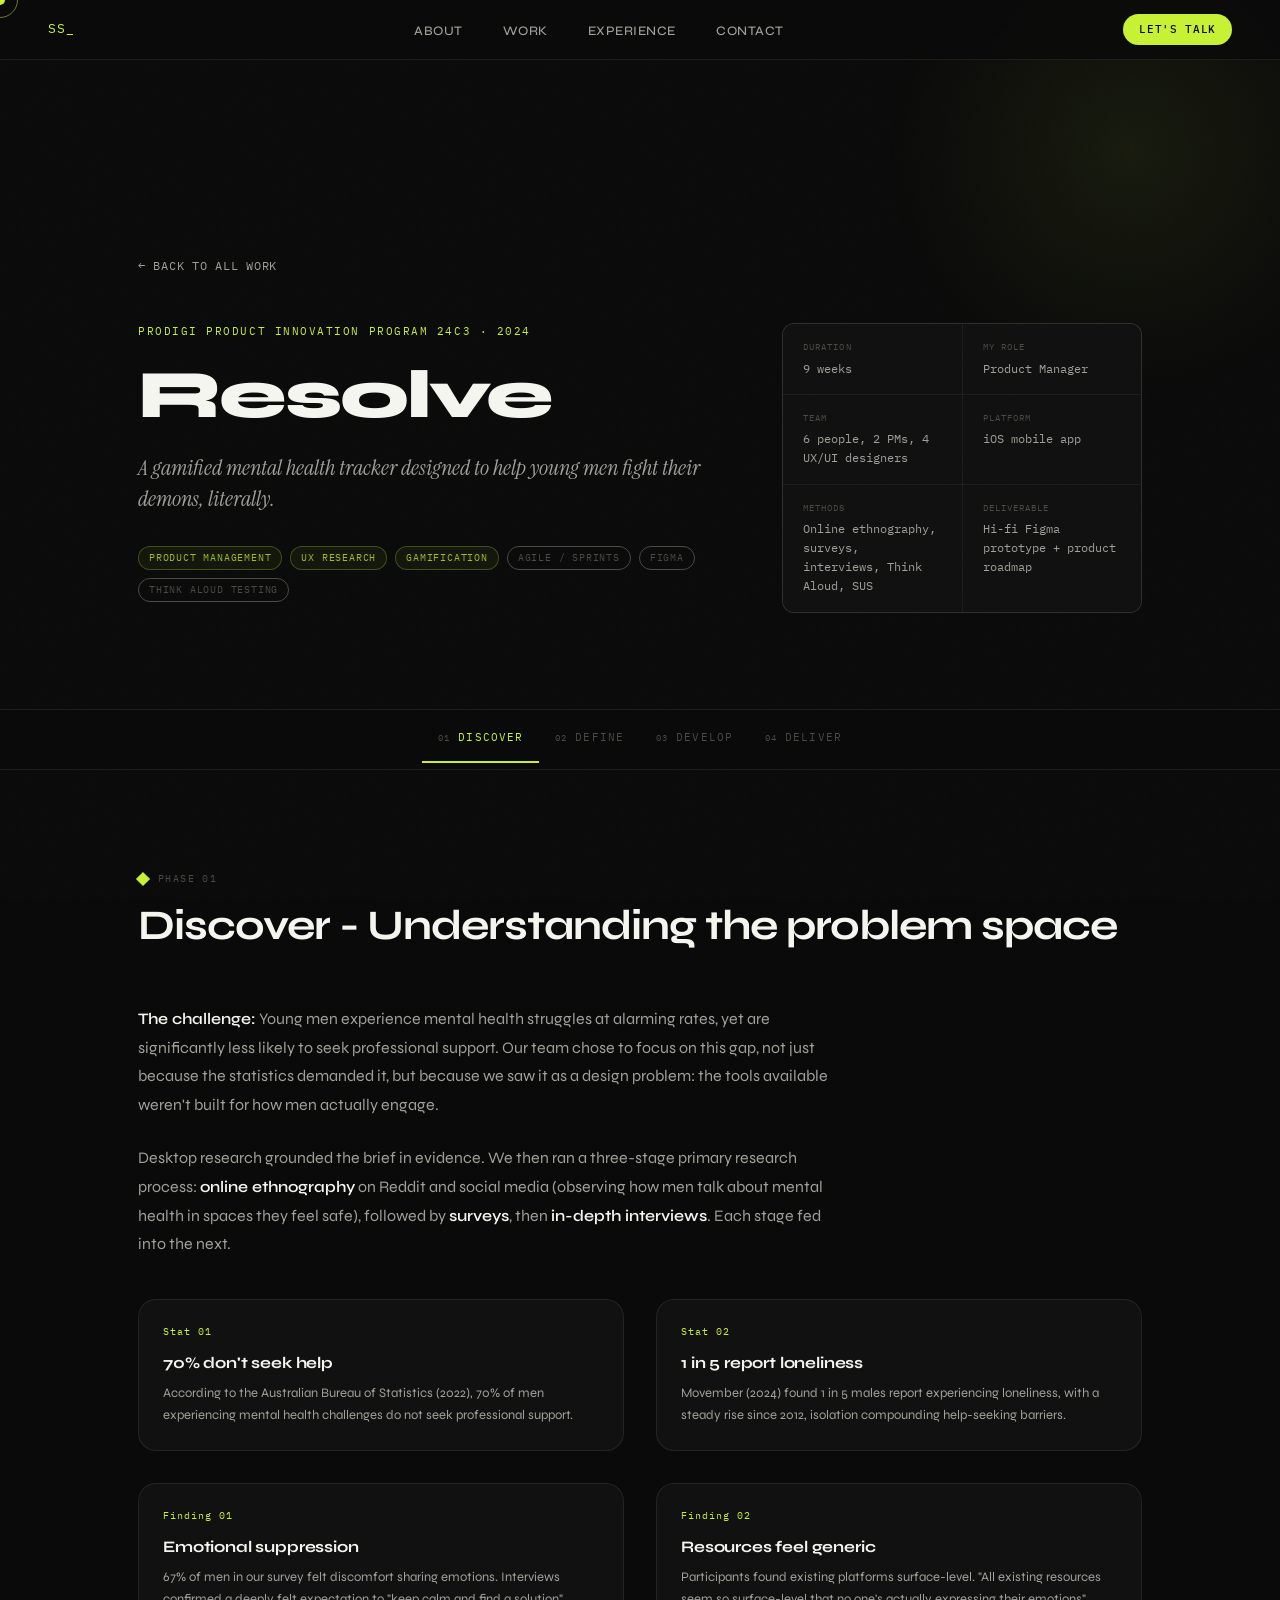
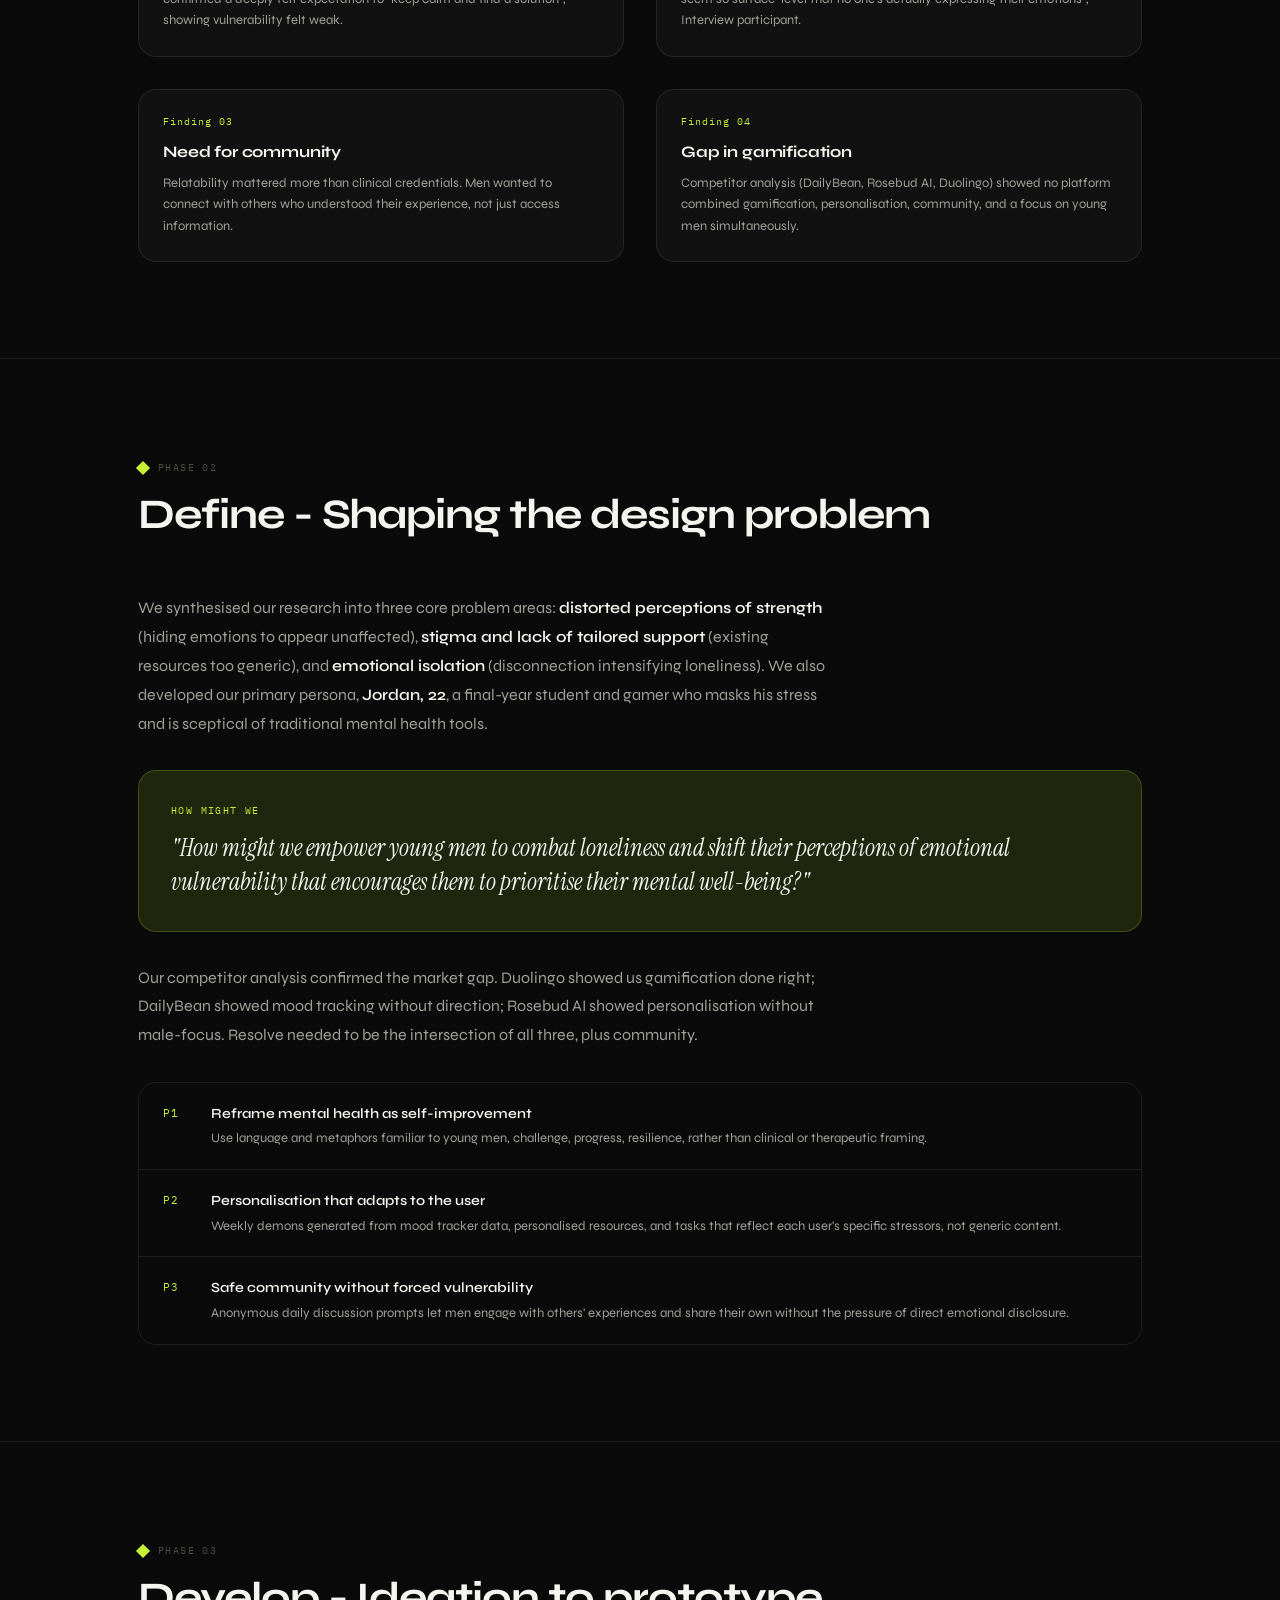
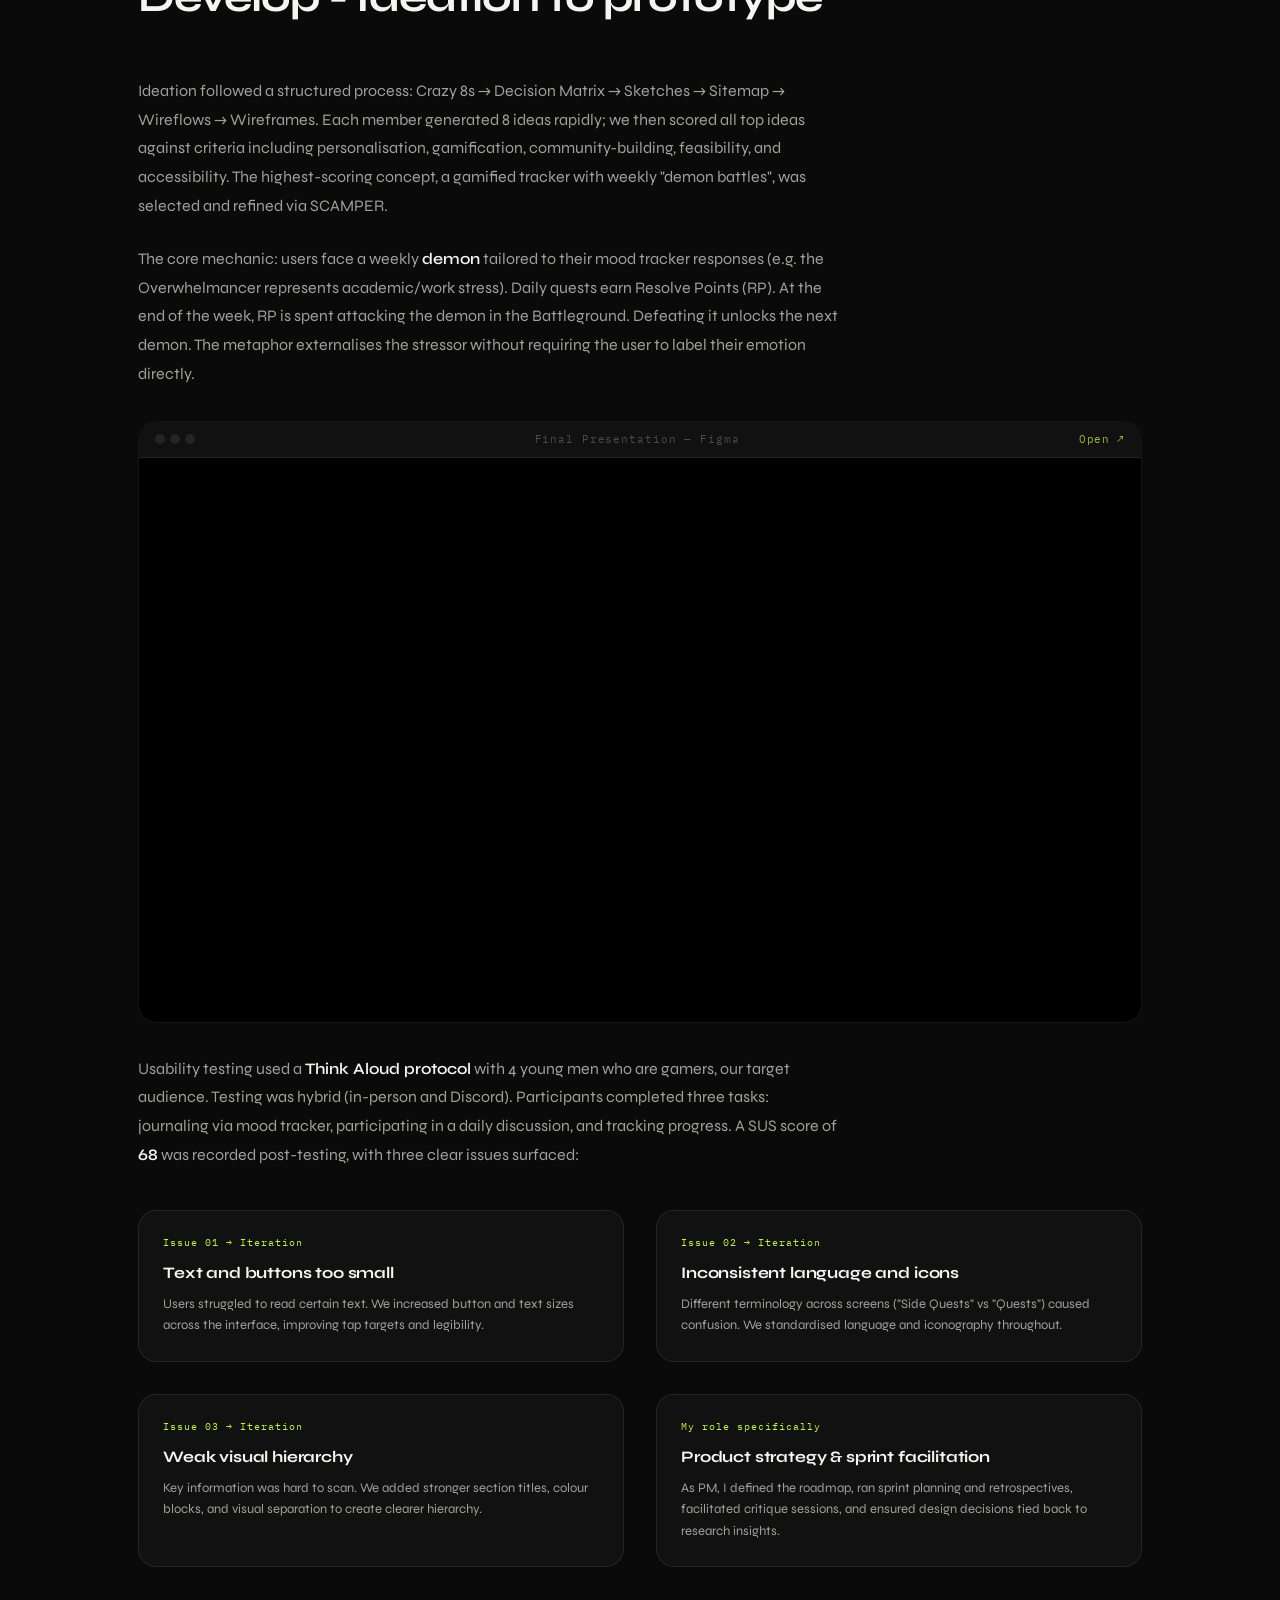
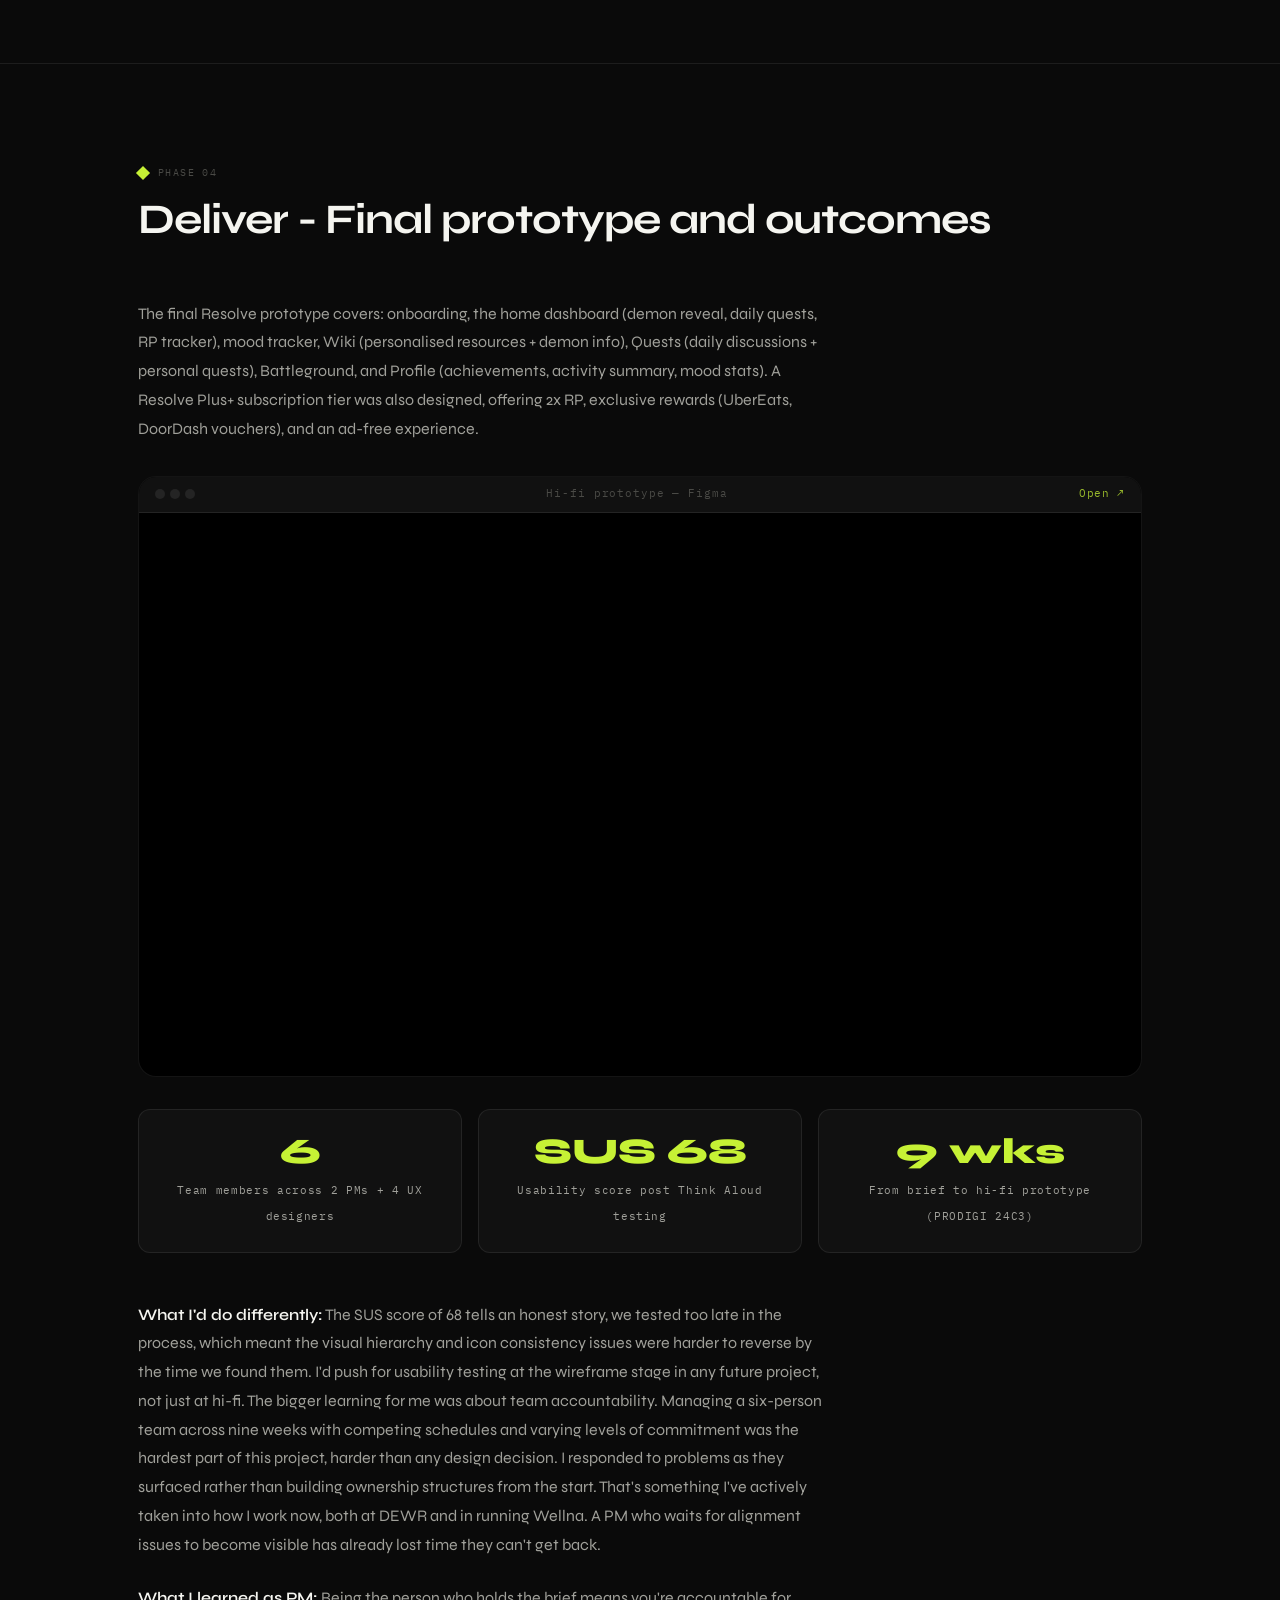
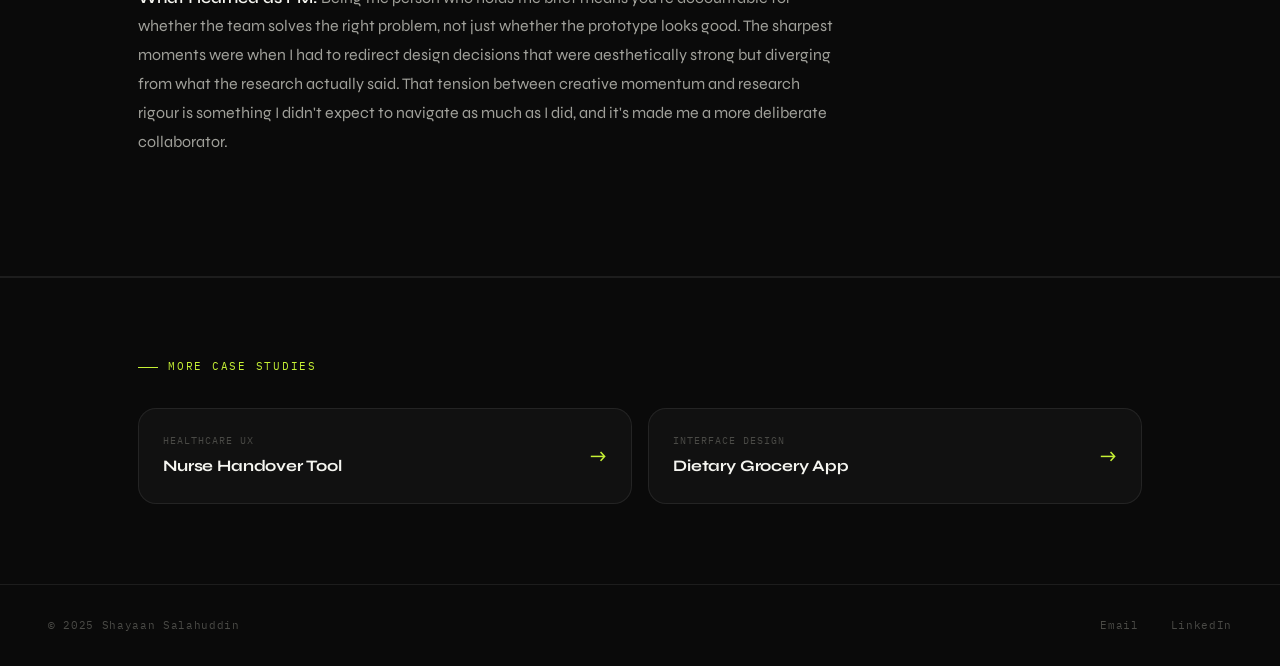
<file: case-resolve.html>
<!DOCTYPE html>
<html lang="en">
<head>
<meta charset="UTF-8">
<meta name="viewport" content="width=device-width, initial-scale=1.0">
<title>Resolve Case Study · Shayaan Salahuddin</title>
<meta property="og:type" content="article">
<meta property="og:site_name" content="Shayaan Salahuddin">
<meta property="og:title" content="Resolve — Men's Mental Health App · Shayaan Salahuddin">
<meta property="og:description" content="A gamified mental health tracker designed to help young men fight their demons, literally. Product management case study.">
<meta property="og:url" content="https://shayaan-salahuddin.github.io/portfolio/case-resolve.html">
<meta name="twitter:card" content="summary_large_image">
<link rel="icon" href="favicon.svg" type="image/svg+xml">
<link rel="stylesheet" href="style.css">
<style>
/* ─── CASE STUDY SHARED ──────────────────────── */
.cs-hero {
  padding: 9rem 0 6rem;
  border-bottom: 1px solid var(--border);
  position: relative;
  overflow: hidden;
}

.cs-hero-glow {
  position: absolute;
  width: 500px; height: 500px;
  background: radial-gradient(circle, rgba(198,241,53,0.07) 0%, transparent 70%);
  top: -100px; right: -100px;
  pointer-events: none;
}

.cs-hero-grid {
  display: grid;
  grid-template-columns: 1fr 360px;
  gap: 4rem;
  align-items: start;
}

.cs-category {
  font-family: var(--mono);
  font-size: 11px;
  color: var(--green);
  letter-spacing: 0.14em;
  text-transform: uppercase;
  margin-bottom: 1.25rem;
}

.cs-title {
  font-size: clamp(40px, 5.5vw, 68px);
  font-weight: 800;
  letter-spacing: -0.03em;
  line-height: 1.0;
  margin-bottom: 1.5rem;
}

.cs-subtitle {
  font-family: var(--serif);
  font-size: 22px;
  font-weight: 400;
  font-style: italic;
  color: var(--white-dim);
  margin-bottom: 2rem;
  line-height: 1.4;
}

.cs-meta-grid {
  display: grid;
  grid-template-columns: repeat(2, 1fr);
  gap: 1px;
  background: var(--border);
  border: 1px solid var(--border);
  border-radius: var(--radius-md);
  overflow: hidden;
}

.cs-meta-item {
  background: var(--black-2);
  padding: 1rem 1.25rem;
}

.cs-meta-label {
  font-family: var(--mono);
  font-size: 9px;
  color: var(--white-faint);
  letter-spacing: 0.12em;
  text-transform: uppercase;
  margin-bottom: 4px;
}

.cs-meta-val {
  font-family: var(--mono);
  font-size: 12px;
  color: var(--white-dim);
}

.cs-tags { display: flex; gap: 8px; flex-wrap: wrap; margin-top: 1.75rem; }

/* ─── DOUBLE DIAMOND ─────────────────────────── */
.diamond-nav {
  position: sticky; top: 60px; z-index: 50;
  background: rgba(10,10,10,0.9);
  backdrop-filter: blur(12px);
  border-bottom: 1px solid var(--border);
  padding: 0;
}

.diamond-nav-inner {
  display: flex;
  max-width: 1100px;
  margin: 0 auto;
  padding: 0 3rem;
}

.diamond-phase-btn {
  flex: 1;
  display: flex;
  align-items: center;
  justify-content: center;
  gap: 8px;
  padding: 0.9rem 1rem;
  font-family: var(--mono);
  font-size: 11px;
  color: var(--white-faint);
  letter-spacing: 0.1em;
  text-transform: uppercase;
  text-decoration: none;
  border-bottom: 2px solid transparent;
  transition: color 0.2s, border-color 0.2s;
}

.diamond-phase-btn:hover { color: var(--white); }
.diamond-phase-btn.active { color: var(--green); border-bottom-color: var(--green); }

.phase-num {
  font-size: 9px;
  color: var(--white-faint);
}

/* ─── CONTENT SECTIONS ───────────────────────── */
.cs-section {
  padding: 6rem 0;
  border-bottom: 1px solid var(--border);
}

.cs-section:last-of-type { border-bottom: none; }

.cs-section-header {
  margin-bottom: 3.5rem;
}

.phase-label {
  display: inline-flex; align-items: center; gap: 10px;
  font-family: var(--mono);
  font-size: 10px;
  color: var(--white-faint);
  letter-spacing: 0.14em;
  text-transform: uppercase;
  margin-bottom: 1rem;
}

.phase-label .phase-diamond {
  width: 10px; height: 10px;
  background: var(--green);
  transform: rotate(45deg);
  flex-shrink: 0;
}

.cs-section-title {
  font-size: clamp(28px, 3.5vw, 42px);
  font-weight: 700;
  letter-spacing: -0.025em;
  line-height: 1.1;
}

.cs-body {
  font-size: 16px;
  color: var(--white-dim);
  line-height: 1.8;
  max-width: 700px;
  margin-bottom: 1.5rem;
}

.cs-body strong { color: var(--white); font-weight: 600; }

/* Two-col content */
.cs-two-col {
  display: grid;
  grid-template-columns: 1fr 1fr;
  gap: 2rem;
  margin-top: 2.5rem;
}

/* Insight cards */
.insight-card {
  background: var(--black-2);
  border: 1px solid var(--border);
  border-radius: var(--radius-lg);
  padding: 1.5rem;
}

.insight-card-num {
  font-family: var(--mono);
  font-size: 10px;
  color: var(--green);
  letter-spacing: 0.1em;
  margin-bottom: 0.6rem;
}

.insight-card-title {
  font-size: 16px;
  font-weight: 700;
  margin-bottom: 0.5rem;
  letter-spacing: -0.01em;
}

.insight-card-text {
  font-size: 13px;
  color: var(--white-dim);
  line-height: 1.65;
}

/* Quote block */
.cs-quote {
  border-left: 2px solid var(--green);
  padding: 1.25rem 1.75rem;
  background: var(--green-glow-sm);
  border-radius: 0 var(--radius-md) var(--radius-md) 0;
  margin: 2.5rem 0;
}

.cs-quote-text {
  font-family: var(--serif);
  font-size: 20px;
  font-style: italic;
  color: var(--white);
  line-height: 1.5;
  margin-bottom: 0.5rem;
}

.cs-quote-attr {
  font-family: var(--mono);
  font-size: 11px;
  color: var(--white-faint);
  letter-spacing: 0.06em;
}

/* Process steps */
.process-steps {
  display: flex;
  flex-direction: column;
  gap: 0;
  margin-top: 2rem;
  border: 1px solid var(--border);
  border-radius: var(--radius-lg);
  overflow: hidden;
}

.process-step {
  display: flex; align-items: flex-start; gap: 1.25rem;
  padding: 1.25rem 1.5rem;
  border-bottom: 1px solid var(--border);
  transition: background 0.2s;
}

.process-step:last-child { border-bottom: none; }
.process-step:hover { background: var(--black-3); }

.process-step-num {
  font-family: var(--mono);
  font-size: 11px;
  color: var(--green);
  letter-spacing: 0.06em;
  min-width: 28px;
  padding-top: 2px;
}

.process-step-title {
  font-size: 14px;
  font-weight: 600;
  margin-bottom: 3px;
}

.process-step-desc {
  font-size: 13px;
  color: var(--white-dim);
  line-height: 1.6;
}

/* HMW */
.hmw-block {
  background: var(--green-glow);
  border: 1px solid rgba(198,241,53,0.2);
  border-radius: var(--radius-lg);
  padding: 2rem;
  margin: 2rem 0;
}

.hmw-label {
  font-family: var(--mono);
  font-size: 10px;
  color: var(--green);
  letter-spacing: 0.14em;
  text-transform: uppercase;
  margin-bottom: 0.75rem;
}

.hmw-text {
  font-family: var(--serif);
  font-size: 24px;
  font-style: italic;
  color: var(--white);
  line-height: 1.4;
}

/* Outcomes */
.outcome-grid {
  display: grid;
  grid-template-columns: repeat(3, 1fr);
  gap: 1rem;
  margin-top: 2rem;
}

.outcome-card {
  background: var(--black-2);
  border: 1px solid var(--border);
  border-radius: var(--radius-md);
  padding: 1.5rem;
  text-align: center;
}

.outcome-num {
  font-family: var(--syne);
  font-size: 36px;
  font-weight: 800;
  color: var(--green);
  display: block;
  line-height: 1;
  margin-bottom: 6px;
}

.outcome-label {
  font-family: var(--mono);
  font-size: 11px;
  color: var(--white-dim);
  letter-spacing: 0.06em;
}

/* Prototype embed */
.proto-embed {
  width: 100%;
  margin: 2rem 0;
  border: 1px solid var(--border);
  border-radius: var(--radius-lg);
  overflow: hidden;
  background: #000;
}

.proto-embed-bar {
  display: flex;
  align-items: center;
  gap: 0.75rem;
  background: var(--black-2);
  border-bottom: 1px solid var(--border);
  padding: 0.55rem 1rem;
}

.proto-embed-dots { display: flex; gap: 5px; flex-shrink: 0; }

.proto-embed-dot {
  width: 10px; height: 10px;
  border-radius: 50%;
  background: var(--border);
}

.proto-embed-label {
  font-family: var(--mono);
  font-size: 11px;
  color: var(--white-faint);
  letter-spacing: 0.08em;
  flex: 1;
  text-align: center;
}

.proto-embed-open {
  font-family: var(--mono);
  font-size: 11px;
  color: var(--green);
  text-decoration: none;
  letter-spacing: 0.06em;
  flex-shrink: 0;
  opacity: 0.75;
  transition: opacity 0.2s;
}

.proto-embed-open:hover { opacity: 1; }

.proto-embed-frame {
  position: relative;
  width: 100%;
  aspect-ratio: 16/9;
}

.proto-embed-frame iframe {
  position: absolute;
  inset: 0;
  width: 100%;
  height: 100%;
  border: none;
  display: block;
}

/* Next case studies */
.next-projects {
  padding: 5rem 0;
  border-top: 1px solid var(--border);
}

.next-grid {
  display: grid;
  grid-template-columns: 1fr 1fr;
  gap: 1rem;
  margin-top: 2rem;
}

.next-card {
  display: flex; align-items: center; justify-content: space-between;
  background: var(--black-2);
  border: 1px solid var(--border);
  border-radius: var(--radius-lg);
  padding: 1.5rem;
  text-decoration: none;
  color: inherit;
  transition: border-color 0.2s, transform 0.2s;
  cursor: none;
}

.next-card:hover { border-color: var(--border-hover); transform: translateY(-2px); }

.next-card-label {
  font-family: var(--mono);
  font-size: 10px;
  color: var(--white-faint);
  letter-spacing: 0.1em;
  text-transform: uppercase;
  margin-bottom: 4px;
}

.next-card-title {
  font-size: 16px;
  font-weight: 700;
  letter-spacing: -0.01em;
}

.next-arrow {
  font-size: 20px;
  color: var(--green);
}

@media (max-width: 900px) {
  .cs-hero-grid { grid-template-columns: 1fr; }
  .cs-two-col { grid-template-columns: 1fr; }
  .outcome-grid { grid-template-columns: 1fr 1fr; }
  .next-grid { grid-template-columns: 1fr; }
  .diamond-nav-inner { padding: 0 1rem; }
  .diamond-phase-btn { font-size: 9px; }
}
</style>
</head>
<body>

<div class="cursor"></div>
<div class="cursor-ring"></div>

<nav>
  <a class="nav-logo" href="index.html">SS_</a>
  <ul class="nav-links">
    <li><a href="index.html#about">About</a></li>
    <li><a href="index.html#projects">Work</a></li>
    <li><a href="index.html#experience">Experience</a></li>
    <li><a href="index.html#contact">Contact</a></li>
  </ul>
  <a class="nav-cta" href="index.html#contact">Let's Talk</a>
  <button class="nav-burger" aria-label="Toggle navigation" aria-expanded="false">
    <span></span><span></span><span></span>
  </button>
</nav>

<!-- HERO -->
<section class="cs-hero">
  <div class="cs-hero-glow"></div>
  <div class="container">
    <a class="back-link" href="index.html">← Back to all work</a>
    <div class="cs-hero-grid reveal">
      <div>
        <p class="cs-category">PRODIGI Product Innovation Program 24C3 · 2024</p>
        <h1 class="cs-title">Resolve</h1>
        <p class="cs-subtitle">A gamified mental health tracker designed to help young men fight their demons, literally.</p>
        <div class="cs-tags">
          <span class="tag tag-green">Product management</span>
          <span class="tag tag-green">UX research</span>
          <span class="tag tag-green">Gamification</span>
          <span class="tag">Agile / sprints</span>
          <span class="tag">Figma</span>
          <span class="tag">Think Aloud testing</span>
        </div>
      </div>
      <div class="cs-meta-grid">
        <div class="cs-meta-item">
          <div class="cs-meta-label">Duration</div>
          <div class="cs-meta-val">9 weeks</div>
        </div>
        <div class="cs-meta-item">
          <div class="cs-meta-label">My role</div>
          <div class="cs-meta-val">Product Manager</div>
        </div>
        <div class="cs-meta-item">
          <div class="cs-meta-label">Team</div>
          <div class="cs-meta-val">6 people, 2 PMs, 4 UX/UI designers</div>
        </div>
        <div class="cs-meta-item">
          <div class="cs-meta-label">Platform</div>
          <div class="cs-meta-val">iOS mobile app</div>
        </div>
        <div class="cs-meta-item">
          <div class="cs-meta-label">Methods</div>
          <div class="cs-meta-val">Online ethnography, surveys, interviews, Think Aloud, SUS</div>
        </div>
        <div class="cs-meta-item">
          <div class="cs-meta-label">Deliverable</div>
          <div class="cs-meta-val">Hi-fi Figma prototype + product roadmap</div>
        </div>
      </div>
    </div>
  </div>
</section>

<!-- DIAMOND NAV -->
<nav class="diamond-nav">
  <div class="diamond-nav-inner">
    <a class="diamond-phase-btn active" href="#discover">
      <span class="phase-num">01</span> Discover
    </a>
    <a class="diamond-phase-btn" href="#define">
      <span class="phase-num">02</span> Define
    </a>
    <a class="diamond-phase-btn" href="#develop">
      <span class="phase-num">03</span> Develop
    </a>
    <a class="diamond-phase-btn" href="#deliver">
      <span class="phase-num">04</span> Deliver
    </a>
  </div>
</nav>

<!-- ════════════════════════════════════════
     01 DISCOVER
════════════════════════════════════════ -->
<section class="cs-section" id="discover">
  <div class="container">
    <div class="cs-section-header reveal">
      <div class="phase-label"><div class="phase-diamond"></div>Phase 01</div>
      <h2 class="cs-section-title">Discover - Understanding the problem space</h2>
    </div>

    <div class="cs-body reveal">
      <strong>The challenge:</strong> Young men experience mental health struggles at alarming rates, yet are significantly less likely to seek professional support. Our team chose to focus on this gap, not just because the statistics demanded it, but because we saw it as a design problem: the tools available weren't built for how men actually engage.
    </div>

    <div class="cs-body reveal">
      Desktop research grounded the brief in evidence. We then ran a three-stage primary research process: <strong>online ethnography</strong> on Reddit and social media (observing how men talk about mental health in spaces they feel safe), followed by <strong>surveys</strong>, then <strong>in-depth interviews</strong>. Each stage fed into the next.
    </div>

    <div class="cs-two-col" data-stagger>
      <div class="insight-card reveal">
        <div class="insight-card-num">Stat 01</div>
        <div class="insight-card-title">70% don't seek help</div>
        <div class="insight-card-text">According to the Australian Bureau of Statistics (2022), 70% of men experiencing mental health challenges do not seek professional support.</div>
      </div>
      <div class="insight-card reveal">
        <div class="insight-card-num">Stat 02</div>
        <div class="insight-card-title">1 in 5 report loneliness</div>
        <div class="insight-card-text">Movember (2024) found 1 in 5 males report experiencing loneliness, with a steady rise since 2012, isolation compounding help-seeking barriers.</div>
      </div>
      <div class="insight-card reveal">
        <div class="insight-card-num">Finding 01</div>
        <div class="insight-card-title">Emotional suppression</div>
        <div class="insight-card-text">67% of men in our survey felt discomfort sharing emotions. Interviews confirmed a deeply felt expectation to "keep calm and find a solution", showing vulnerability felt weak.</div>
      </div>
      <div class="insight-card reveal">
        <div class="insight-card-num">Finding 02</div>
        <div class="insight-card-title">Resources feel generic</div>
        <div class="insight-card-text">Participants found existing platforms surface-level. "All existing resources seem so surface-level that no one's actually expressing their emotions", Interview participant.</div>
      </div>
      <div class="insight-card reveal">
        <div class="insight-card-num">Finding 03</div>
        <div class="insight-card-title">Need for community</div>
        <div class="insight-card-text">Relatability mattered more than clinical credentials. Men wanted to connect with others who understood their experience, not just access information.</div>
      </div>
      <div class="insight-card reveal">
        <div class="insight-card-num">Finding 04</div>
        <div class="insight-card-title">Gap in gamification</div>
        <div class="insight-card-text">Competitor analysis (DailyBean, Rosebud AI, Duolingo) showed no platform combined gamification, personalisation, community, and a focus on young men simultaneously.</div>
      </div>
    </div>
  </div>
</section>

<!-- ════════════════════════════════════════
     02 DEFINE
════════════════════════════════════════ -->
<section class="cs-section" id="define">
  <div class="container">
    <div class="cs-section-header reveal">
      <div class="phase-label"><div class="phase-diamond"></div>Phase 02</div>
      <h2 class="cs-section-title">Define - Shaping the design problem</h2>
    </div>

    <div class="cs-body reveal">
      We synthesised our research into three core problem areas: <strong>distorted perceptions of strength</strong> (hiding emotions to appear unaffected), <strong>stigma and lack of tailored support</strong> (existing resources too generic), and <strong>emotional isolation</strong> (disconnection intensifying loneliness). We also developed our primary persona, <strong>Jordan, 22</strong>, a final-year student and gamer who masks his stress and is sceptical of traditional mental health tools.
    </div>

    <div class="hmw-block reveal">
      <div class="hmw-label">How might we</div>
      <p class="hmw-text">"How might we empower young men to combat loneliness and shift their perceptions of emotional vulnerability that encourages them to prioritise their mental well-being?"</p>
    </div>

    <div class="cs-body reveal">
      Our competitor analysis confirmed the market gap. Duolingo showed us gamification done right; DailyBean showed mood tracking without direction; Rosebud AI showed personalisation without male-focus. Resolve needed to be the intersection of all three, plus community.
    </div>

    <div class="process-steps reveal">
      <div class="process-step">
        <span class="process-step-num">P1</span>
        <div class="process-step-content">
          <div class="process-step-title">Reframe mental health as self-improvement</div>
          <div class="process-step-desc">Use language and metaphors familiar to young men, challenge, progress, resilience, rather than clinical or therapeutic framing.</div>
        </div>
      </div>
      <div class="process-step">
        <span class="process-step-num">P2</span>
        <div class="process-step-content">
          <div class="process-step-title">Personalisation that adapts to the user</div>
          <div class="process-step-desc">Weekly demons generated from mood tracker data, personalised resources, and tasks that reflect each user's specific stressors, not generic content.</div>
        </div>
      </div>
      <div class="process-step">
        <span class="process-step-num">P3</span>
        <div class="process-step-content">
          <div class="process-step-title">Safe community without forced vulnerability</div>
          <div class="process-step-desc">Anonymous daily discussion prompts let men engage with others' experiences and share their own without the pressure of direct emotional disclosure.</div>
        </div>
      </div>
    </div>
  </div>
</section>

<!-- ════════════════════════════════════════
     03 DEVELOP
════════════════════════════════════════ -->
<section class="cs-section" id="develop">
  <div class="container">
    <div class="cs-section-header reveal">
      <div class="phase-label"><div class="phase-diamond"></div>Phase 03</div>
      <h2 class="cs-section-title">Develop - Ideation to prototype</h2>
    </div>

    <div class="cs-body reveal">
      Ideation followed a structured process: Crazy 8s → Decision Matrix → Sketches → Sitemap → Wireflows → Wireframes. Each member generated 8 ideas rapidly; we then scored all top ideas against criteria including personalisation, gamification, community-building, feasibility, and accessibility. The highest-scoring concept, a gamified tracker with weekly "demon battles", was selected and refined via SCAMPER.
    </div>

    <div class="cs-body reveal">
      The core mechanic: users face a weekly <strong>demon</strong> tailored to their mood tracker responses (e.g. the Overwhelmancer represents academic/work stress). Daily quests earn Resolve Points (RP). At the end of the week, RP is spent attacking the demon in the Battleground. Defeating it unlocks the next demon. The metaphor externalises the stressor without requiring the user to label their emotion directly.
    </div>

    <div class="proto-embed reveal">
      <div class="proto-embed-bar">
        <div class="proto-embed-dots">
          <span class="proto-embed-dot"></span>
          <span class="proto-embed-dot"></span>
          <span class="proto-embed-dot"></span>
        </div>
        <span class="proto-embed-label">Final Presentation — Figma</span>
        <a class="proto-embed-open" href="https://www.figma.com/deck/azW4IsG2nH1V0hRbUAKNbo/Resolve-Final-Presentation?node-id=1-4233&t=04fljlOhpxq3vpnr-1" target="_blank">Open ↗</a>
      </div>
      <div class="proto-embed-frame">
        <iframe src="https://embed.figma.com/deck/azW4IsG2nH1V0hRbUAKNbo/Resolve-Final-Presentation?node-id=1-4233&t=04fljlOhpxq3vpnr-1&embed-host=share" allowfullscreen loading="lazy"></iframe>
      </div>
    </div>

    <div class="cs-body reveal">
      Usability testing used a <strong>Think Aloud protocol</strong> with 4 young men who are gamers, our target audience. Testing was hybrid (in-person and Discord). Participants completed three tasks: journaling via mood tracker, participating in a daily discussion, and tracking progress. A SUS score of <strong>68</strong> was recorded post-testing, with three clear issues surfaced:
    </div>

    <div class="cs-two-col" data-stagger>
      <div class="insight-card reveal">
        <div class="insight-card-num">Issue 01 → Iteration</div>
        <div class="insight-card-title">Text and buttons too small</div>
        <div class="insight-card-text">Users struggled to read certain text. We increased button and text sizes across the interface, improving tap targets and legibility.</div>
      </div>
      <div class="insight-card reveal">
        <div class="insight-card-num">Issue 02 → Iteration</div>
        <div class="insight-card-title">Inconsistent language and icons</div>
        <div class="insight-card-text">Different terminology across screens ("Side Quests" vs "Quests") caused confusion. We standardised language and iconography throughout.</div>
      </div>
      <div class="insight-card reveal">
        <div class="insight-card-num">Issue 03 → Iteration</div>
        <div class="insight-card-title">Weak visual hierarchy</div>
        <div class="insight-card-text">Key information was hard to scan. We added stronger section titles, colour blocks, and visual separation to create clearer hierarchy.</div>
      </div>
      <div class="insight-card reveal">
        <div class="insight-card-num">My role specifically</div>
        <div class="insight-card-title">Product strategy & sprint facilitation</div>
        <div class="insight-card-text">As PM, I defined the roadmap, ran sprint planning and retrospectives, facilitated critique sessions, and ensured design decisions tied back to research insights.</div>
      </div>
    </div>
  </div>
</section>

<!-- ════════════════════════════════════════
     04 DELIVER
════════════════════════════════════════ -->
<section class="cs-section" id="deliver">
  <div class="container">
    <div class="cs-section-header reveal">
      <div class="phase-label"><div class="phase-diamond"></div>Phase 04</div>
      <h2 class="cs-section-title">Deliver - Final prototype and outcomes</h2>
    </div>

    <div class="cs-body reveal">
      The final Resolve prototype covers: onboarding, the home dashboard (demon reveal, daily quests, RP tracker), mood tracker, Wiki (personalised resources + demon info), Quests (daily discussions + personal quests), Battleground, and Profile (achievements, activity summary, mood stats). A Resolve Plus+ subscription tier was also designed, offering 2x RP, exclusive rewards (UberEats, DoorDash vouchers), and an ad-free experience.
    </div>

    <div class="proto-embed reveal">
      <div class="proto-embed-bar">
        <div class="proto-embed-dots">
          <span class="proto-embed-dot"></span>
          <span class="proto-embed-dot"></span>
          <span class="proto-embed-dot"></span>
        </div>
        <span class="proto-embed-label">Hi-fi prototype — Figma</span>
        <a class="proto-embed-open" href="https://www.figma.com/proto/ijfvaRDgoIvM4iulZD8ryG/PIPmin-Figma-File?node-id=257-5710&p=f&t=p4nDglTJ3dIDBqAs-1&scaling=scale-down&content-scaling=fixed&page-id=13%3A2&starting-point-node-id=257%3A5710&show-proto-sidebar=1" target="_blank">Open ↗</a>
      </div>
      <div class="proto-embed-frame">
        <iframe src="https://embed.figma.com/proto/ijfvaRDgoIvM4iulZD8ryG/PIPmin-Figma-File?node-id=257-5710&p=f&t=p4nDglTJ3dIDBqAs-1&scaling=scale-down&content-scaling=fixed&page-id=13%3A2&starting-point-node-id=257%3A5710&show-proto-sidebar=1&embed-host=share" allowfullscreen loading="lazy"></iframe>
      </div>
    </div>

    <div class="outcome-grid" data-stagger>
      <div class="outcome-card reveal">
        <span class="outcome-num">6</span>
        <span class="outcome-label">Team members across 2 PMs + 4 UX designers</span>
      </div>
      <div class="outcome-card reveal">
        <span class="outcome-num">SUS 68</span>
        <span class="outcome-label">Usability score post Think Aloud testing</span>
      </div>
      <div class="outcome-card reveal">
        <span class="outcome-num">9 wks</span>
        <span class="outcome-label">From brief to hi-fi prototype (PRODIGI 24C3)</span>
      </div>
    </div>

    <div class="cs-body reveal" style="margin-top: 3rem;">
      <strong>What I'd do differently:</strong> The SUS score of 68 tells an honest story, we tested too late in the process, which meant the visual hierarchy and icon consistency issues were harder to reverse by the time we found them. I'd push for usability testing at the wireframe stage in any future project, not just at hi-fi. The bigger learning for me was about team accountability. Managing a six-person team across nine weeks with competing schedules and varying levels of commitment was the hardest part of this project, harder than any design decision. I responded to problems as they surfaced rather than building ownership structures from the start. That's something I've actively taken into how I work now, both at DEWR and in running Wellna. A PM who waits for alignment issues to become visible has already lost time they can't get back.
    </div>

    <div class="cs-body reveal">
      <strong>What I learned as PM:</strong> Being the person who holds the brief means you're accountable for whether the team solves the right problem, not just whether the prototype looks good. The sharpest moments were when I had to redirect design decisions that were aesthetically strong but diverging from what the research actually said. That tension between creative momentum and research rigour is something I didn't expect to navigate as much as I did, and it's made me a more deliberate collaborator.
    </div>
  </div>
</section>

<!-- NEXT -->
<section class="next-projects">
  <div class="container reveal">
    <p class="section-label">More case studies</p>
    <div class="next-grid">
      <a class="next-card" href="case-nurse.html">
        <div>
          <div class="next-card-label">Healthcare UX</div>
          <div class="next-card-title">Nurse Handover Tool</div>
        </div>
        <span class="next-arrow">→</span>
      </a>
      <a class="next-card" href="case-grocery.html">
        <div>
          <div class="next-card-label">Interface Design</div>
          <div class="next-card-title">Dietary Grocery App</div>
        </div>
        <span class="next-arrow">→</span>
      </a>
    </div>
  </div>
</section>

<footer>
  <span class="footer-text">© 2025 Shayaan Salahuddin</span>
  <div class="footer-links">
    <a href="mailto:shayaansalahuddin@gmail.com">Email</a>
    <a href="https://linkedin.com/in/shayaan-salahuddin" target="_blank">LinkedIn</a>
  </div>
</footer>

<script src="main.js"></script>
<script>
// Diamond nav active state on scroll
const phases = ['discover','define','develop','deliver'];
const btns   = document.querySelectorAll('.diamond-phase-btn');

window.addEventListener('scroll', () => {
  let current = phases[0];
  phases.forEach(id => {
    const el = document.getElementById(id);
    if (el && window.scrollY >= el.offsetTop - 160) current = id;
  });
  btns.forEach(btn => {
    btn.classList.toggle('active', btn.getAttribute('href') === '#' + current);
  });
}, { passive: true });
</script>
</body>
</html>
</file>
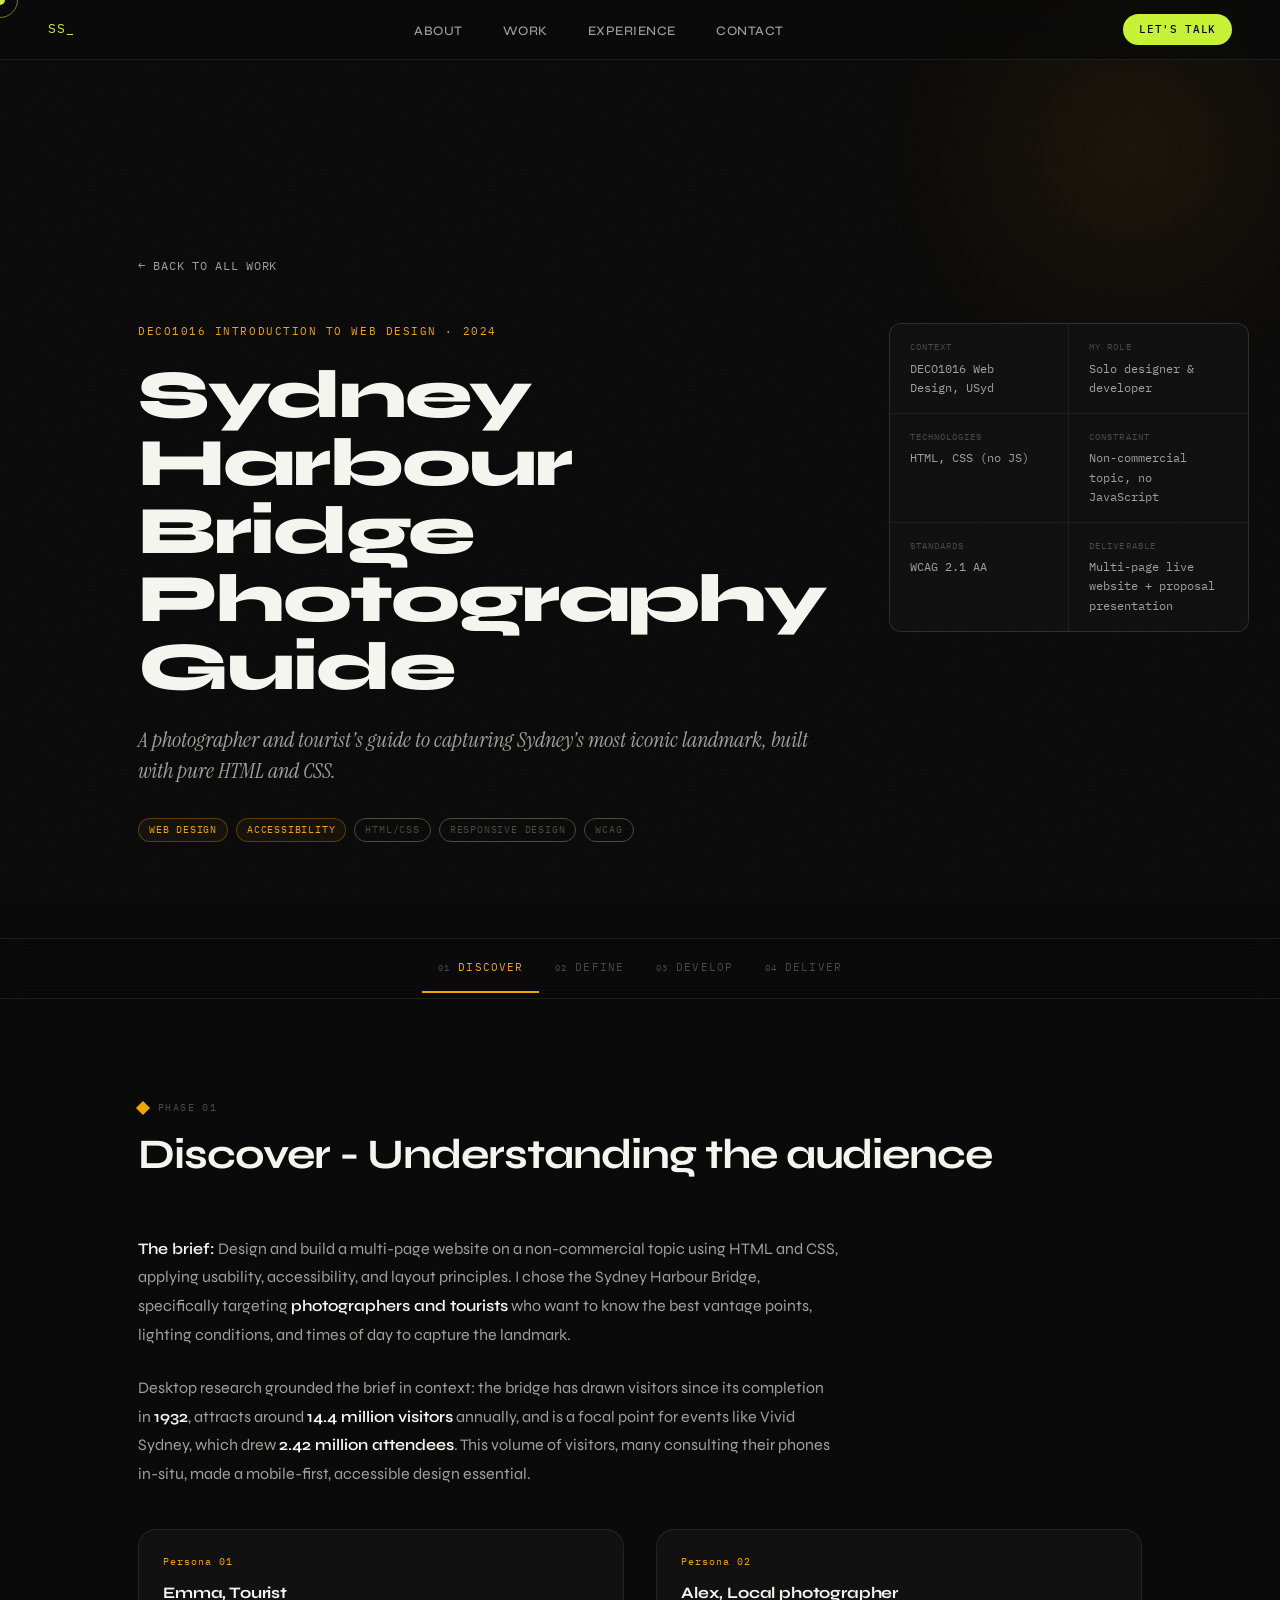
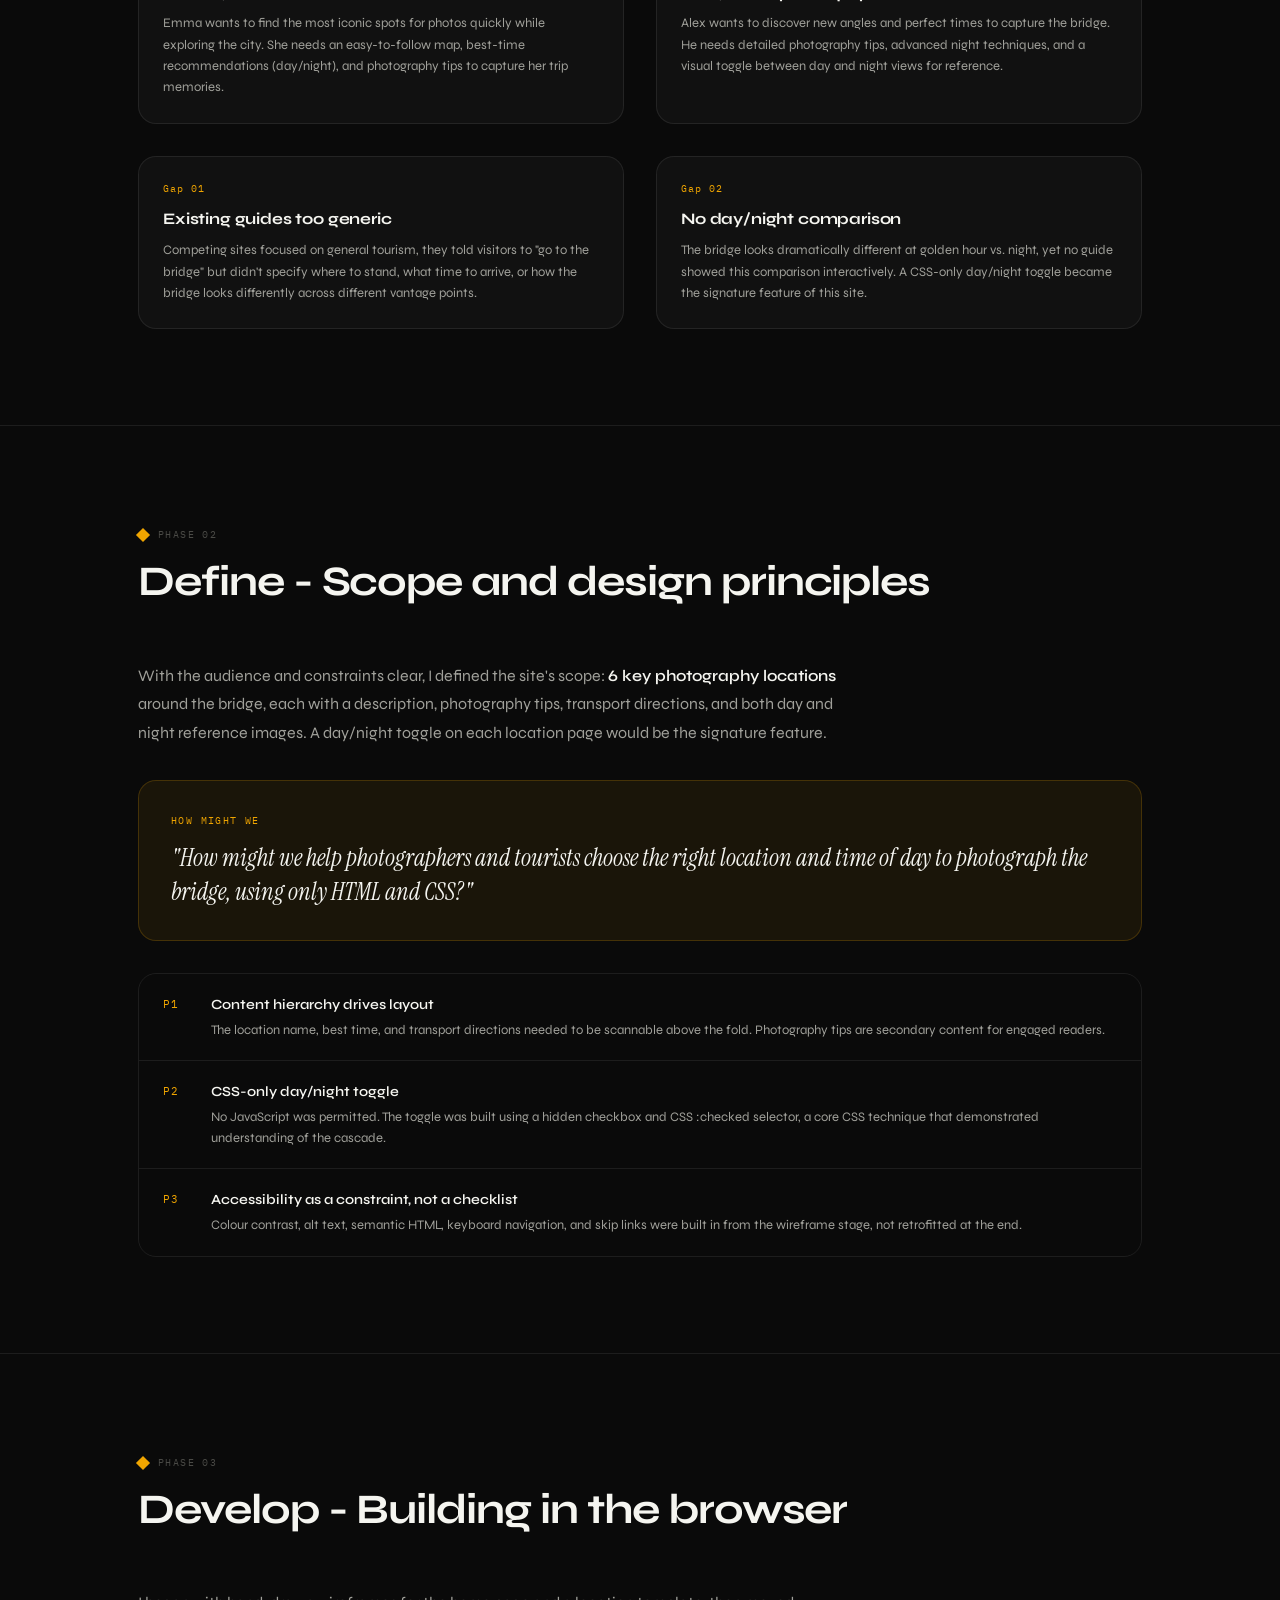
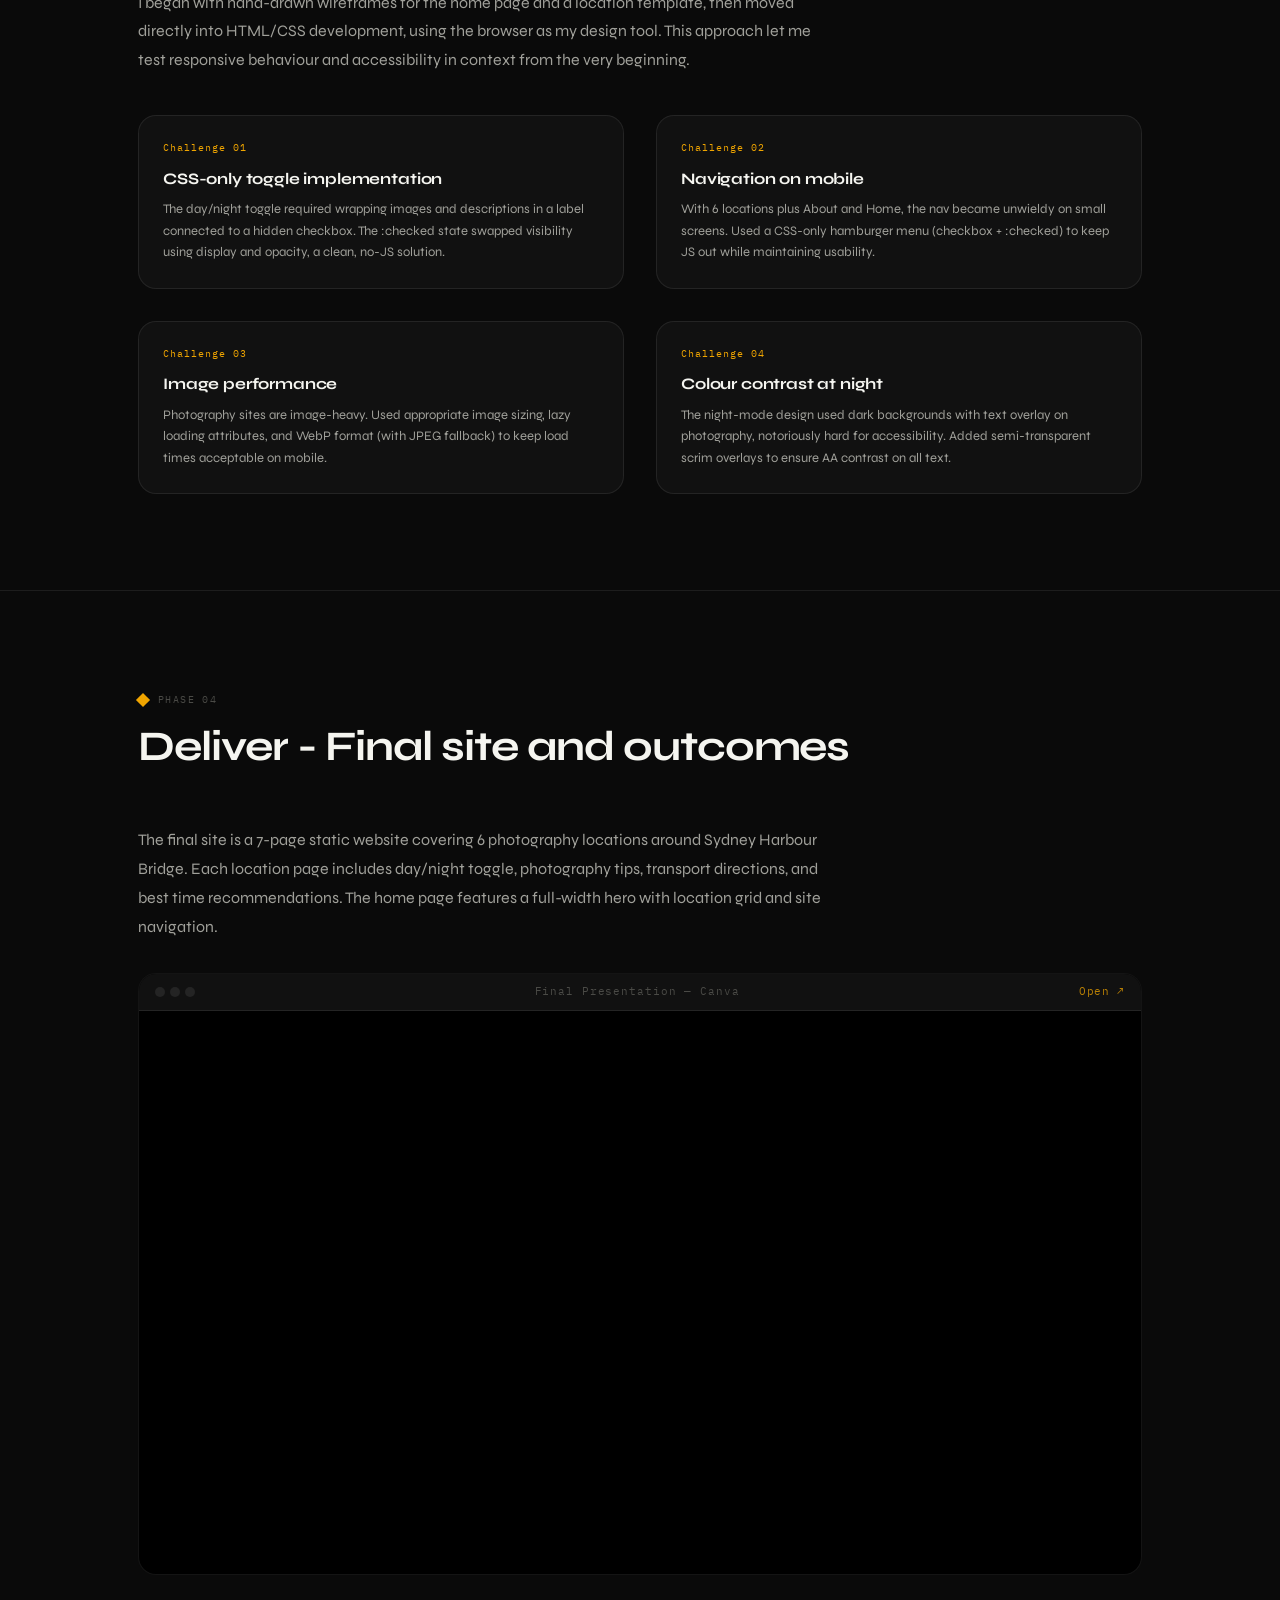
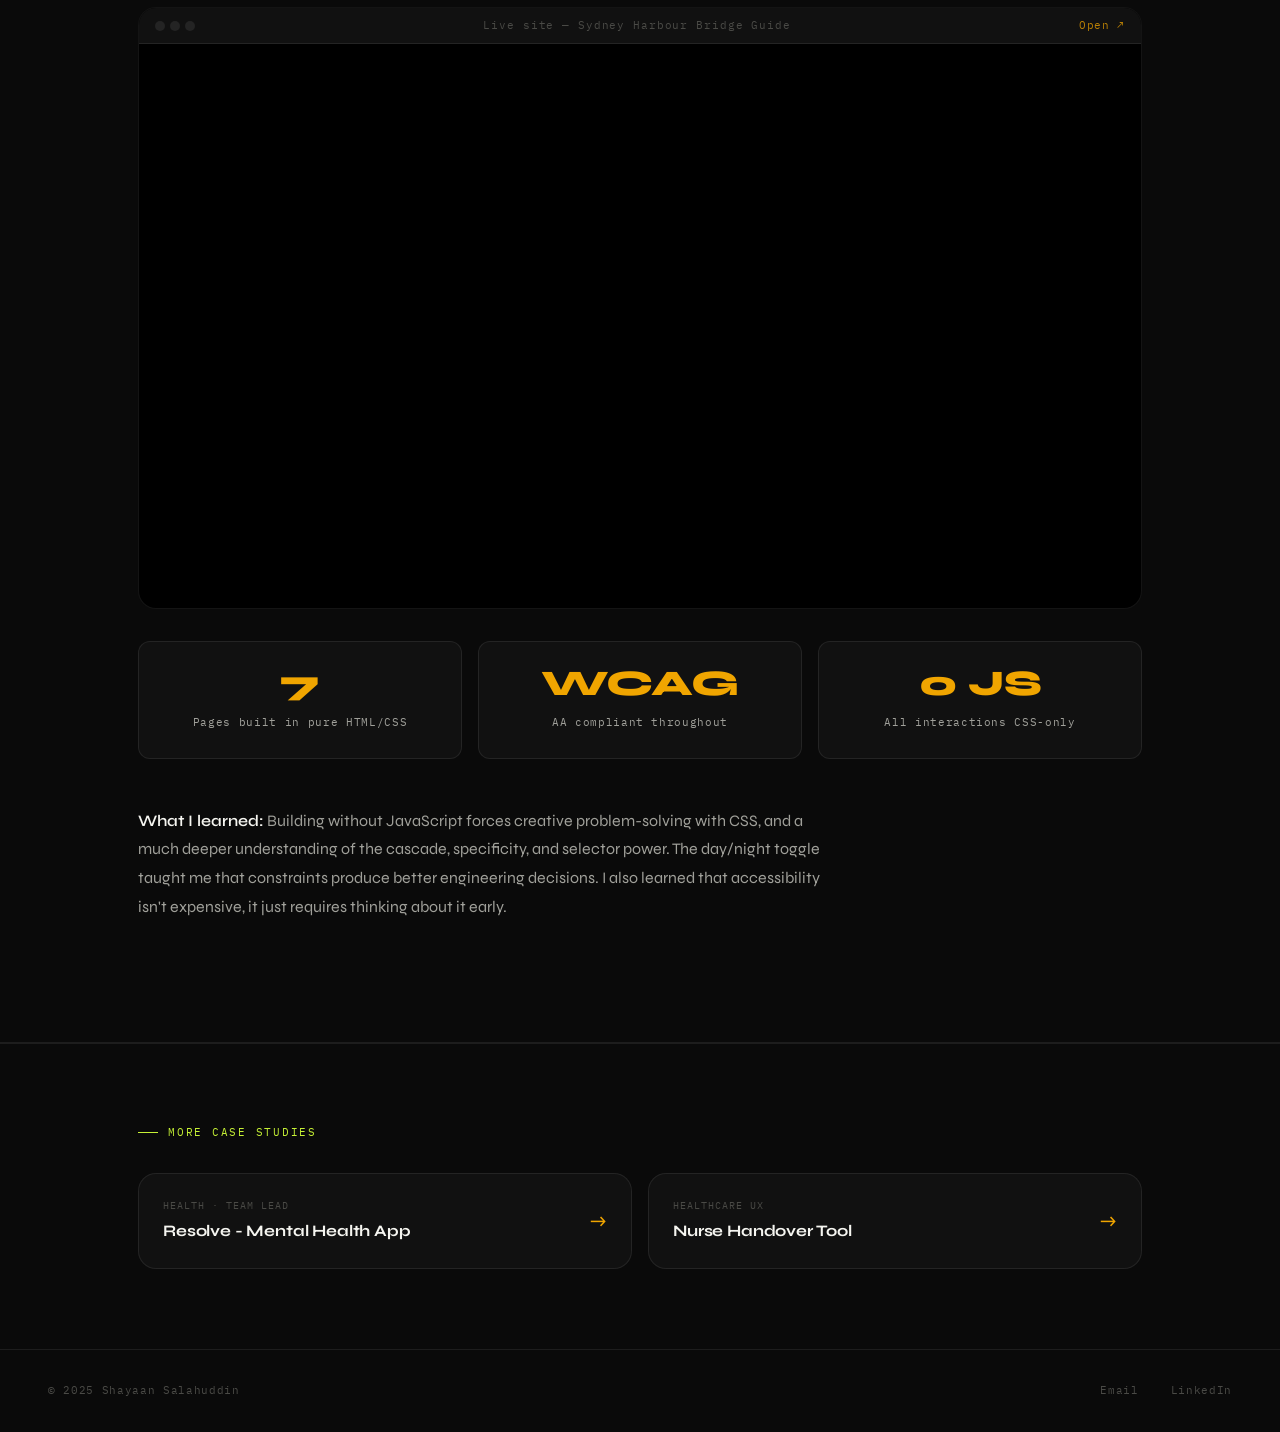
<file: case-web.html>
<!DOCTYPE html>
<html lang="en">
<head>
<meta charset="UTF-8">
<meta name="viewport" content="width=device-width, initial-scale=1.0">
<title>Sydney Harbour Bridge Guide - Case Study · Shayaan Salahuddin</title>
<meta property="og:type" content="article">
<meta property="og:site_name" content="Shayaan Salahuddin">
<meta property="og:title" content="Sydney Harbour Bridge Guide · Shayaan Salahuddin">
<meta property="og:description" content="A photographer and tourist's guide to capturing Sydney's most iconic landmark, built with pure HTML and CSS.">
<meta property="og:url" content="https://shayaan-salahuddin.github.io/portfolio/case-web.html">
<meta name="twitter:card" content="summary_large_image">
<link rel="icon" href="favicon.svg" type="image/svg+xml">
<link rel="stylesheet" href="style.css">
<style>
.cs-hero{padding:9rem 0 6rem;border-bottom:1px solid var(--border);position:relative;overflow:hidden}
.cs-hero-glow{position:absolute;width:500px;height:500px;background:radial-gradient(circle,rgba(240,165,0,0.07) 0%,transparent 70%);top:-100px;right:-100px;pointer-events:none}
.cs-hero-grid{display:grid;grid-template-columns:1fr 360px;gap:4rem;align-items:start}
.cs-category{font-family:var(--mono);font-size:11px;color:#F0A500;letter-spacing:0.14em;text-transform:uppercase;margin-bottom:1.25rem}
.cs-title{font-size:clamp(40px,5.5vw,68px);font-weight:800;letter-spacing:-0.03em;line-height:1.0;margin-bottom:1.5rem}
.cs-subtitle{font-family:var(--serif);font-size:22px;font-weight:400;font-style:italic;color:var(--white-dim);margin-bottom:2rem;line-height:1.4}
.cs-meta-grid{display:grid;grid-template-columns:repeat(2,1fr);gap:1px;background:var(--border);border:1px solid var(--border);border-radius:var(--radius-md);overflow:hidden}
.cs-meta-item{background:var(--black-2);padding:1rem 1.25rem}
.cs-meta-label{font-family:var(--mono);font-size:9px;color:var(--white-faint);letter-spacing:0.12em;text-transform:uppercase;margin-bottom:4px}
.cs-meta-val{font-family:var(--mono);font-size:12px;color:var(--white-dim)}
.cs-tags{display:flex;gap:8px;flex-wrap:wrap;margin-top:1.75rem}
.diamond-nav{position:sticky;top:60px;z-index:50;background:rgba(10,10,10,0.9);backdrop-filter:blur(12px);border-bottom:1px solid var(--border)}
.diamond-nav-inner{display:flex;max-width:1100px;margin:0 auto;padding:0 3rem}
.diamond-phase-btn{flex:1;display:flex;align-items:center;justify-content:center;gap:8px;padding:0.9rem 1rem;font-family:var(--mono);font-size:11px;color:var(--white-faint);letter-spacing:0.1em;text-transform:uppercase;text-decoration:none;border-bottom:2px solid transparent;transition:color 0.2s,border-color 0.2s}
.diamond-phase-btn:hover{color:var(--white)}
.diamond-phase-btn.active{color:#F0A500;border-bottom-color:#F0A500}
.phase-num{font-size:9px;color:var(--white-faint)}
.cs-section{padding:6rem 0;border-bottom:1px solid var(--border)}
.cs-section-header{margin-bottom:3.5rem}
.phase-label{display:inline-flex;align-items:center;gap:10px;font-family:var(--mono);font-size:10px;color:var(--white-faint);letter-spacing:0.14em;text-transform:uppercase;margin-bottom:1rem}
.phase-diamond{width:10px;height:10px;background:#F0A500;transform:rotate(45deg);flex-shrink:0}
.cs-section-title{font-size:clamp(28px,3.5vw,42px);font-weight:700;letter-spacing:-0.025em;line-height:1.1}
.cs-body{font-size:16px;color:var(--white-dim);line-height:1.8;max-width:700px;margin-bottom:1.5rem}
.cs-body strong{color:var(--white);font-weight:600}
.cs-two-col{display:grid;grid-template-columns:1fr 1fr;gap:2rem;margin-top:2.5rem}
.insight-card{background:var(--black-2);border:1px solid var(--border);border-radius:var(--radius-lg);padding:1.5rem}
.insight-card-num{font-family:var(--mono);font-size:10px;color:#F0A500;letter-spacing:0.1em;margin-bottom:0.6rem}
.insight-card-title{font-size:16px;font-weight:700;margin-bottom:0.5rem;letter-spacing:-0.01em}
.insight-card-text{font-size:13px;color:var(--white-dim);line-height:1.65}
.cs-quote{border-left:2px solid #F0A500;padding:1.25rem 1.75rem;background:rgba(240,165,0,0.05);border-radius:0 var(--radius-md) var(--radius-md) 0;margin:2.5rem 0}
.cs-quote-text{font-family:var(--serif);font-size:20px;font-style:italic;color:var(--white);line-height:1.5;margin-bottom:0.5rem}
.cs-quote-attr{font-family:var(--mono);font-size:11px;color:var(--white-faint);letter-spacing:0.06em}
.hmw-block{background:rgba(240,165,0,0.07);border:1px solid rgba(240,165,0,0.2);border-radius:var(--radius-lg);padding:2rem;margin:2rem 0}
.hmw-label{font-family:var(--mono);font-size:10px;color:#F0A500;letter-spacing:0.14em;text-transform:uppercase;margin-bottom:0.75rem}
.hmw-text{font-family:var(--serif);font-size:24px;font-style:italic;color:var(--white);line-height:1.4}
.process-steps{display:flex;flex-direction:column;gap:0;margin-top:2rem;border:1px solid var(--border);border-radius:var(--radius-lg);overflow:hidden}
.process-step{display:flex;align-items:flex-start;gap:1.25rem;padding:1.25rem 1.5rem;border-bottom:1px solid var(--border);transition:background 0.2s}
.process-step:last-child{border-bottom:none}
.process-step:hover{background:var(--black-3)}
.process-step-num{font-family:var(--mono);font-size:11px;color:#F0A500;letter-spacing:0.06em;min-width:28px;padding-top:2px}
.process-step-title{font-size:14px;font-weight:600;margin-bottom:3px}
.process-step-desc{font-size:13px;color:var(--white-dim);line-height:1.6}
.proto-embed{width:100%;margin:2rem 0;border:1px solid var(--border);border-radius:var(--radius-lg);overflow:hidden;background:#000}
.proto-embed-bar{display:flex;align-items:center;gap:0.75rem;background:var(--black-2);border-bottom:1px solid var(--border);padding:0.55rem 1rem}
.proto-embed-dots{display:flex;gap:5px;flex-shrink:0}
.proto-embed-dot{width:10px;height:10px;border-radius:50%;background:var(--border)}
.proto-embed-label{font-family:var(--mono);font-size:11px;color:var(--white-faint);letter-spacing:0.08em;flex:1;text-align:center}
.proto-embed-open{font-family:var(--mono);font-size:11px;color:#F0A500;text-decoration:none;letter-spacing:0.06em;flex-shrink:0;opacity:0.75;transition:opacity 0.2s}
.proto-embed-open:hover{opacity:1}
.proto-embed-frame{position:relative;width:100%;aspect-ratio:16/9}
.proto-embed-frame iframe{position:absolute;inset:0;width:100%;height:100%;border:none;display:block}
.outcome-grid{display:grid;grid-template-columns:repeat(3,1fr);gap:1rem;margin-top:2rem}
.outcome-card{background:var(--black-2);border:1px solid var(--border);border-radius:var(--radius-md);padding:1.5rem;text-align:center}
.outcome-num{font-family:var(--syne);font-size:36px;font-weight:800;color:#F0A500;display:block;line-height:1;margin-bottom:6px}
.outcome-label{font-family:var(--mono);font-size:11px;color:var(--white-dim);letter-spacing:0.06em}
.next-projects{padding:5rem 0;border-top:1px solid var(--border)}
.next-grid{display:grid;grid-template-columns:1fr 1fr;gap:1rem;margin-top:2rem}
.next-card{display:flex;align-items:center;justify-content:space-between;background:var(--black-2);border:1px solid var(--border);border-radius:var(--radius-lg);padding:1.5rem;text-decoration:none;color:inherit;transition:border-color 0.2s,transform 0.2s;cursor:none}
.next-card:hover{border-color:rgba(240,165,0,0.4);transform:translateY(-2px)}
.next-card-label{font-family:var(--mono);font-size:10px;color:var(--white-faint);letter-spacing:0.1em;text-transform:uppercase;margin-bottom:4px}
.next-card-title{font-size:16px;font-weight:700;letter-spacing:-0.01em}
.next-arrow{font-size:20px;color:#F0A500}
@media(max-width:900px){.cs-hero-grid{grid-template-columns:1fr}.cs-two-col{grid-template-columns:1fr}.outcome-grid{grid-template-columns:1fr 1fr}.next-grid{grid-template-columns:1fr}.diamond-nav-inner{padding:0 1rem}.diamond-phase-btn{font-size:9px}}
</style>
</head>
<body>
<div class="cursor"></div>
<div class="cursor-ring"></div>
<nav>
  <a class="nav-logo" href="index.html">SS_</a>
  <ul class="nav-links">
    <li><a href="index.html#about">About</a></li>
    <li><a href="index.html#projects">Work</a></li>
    <li><a href="index.html#experience">Experience</a></li>
    <li><a href="index.html#contact">Contact</a></li>
  </ul>
  <a class="nav-cta" href="index.html#contact">Let's Talk</a>
  <button class="nav-burger" aria-label="Toggle navigation" aria-expanded="false">
    <span></span><span></span><span></span>
  </button>
</nav>

<section class="cs-hero">
  <div class="cs-hero-glow"></div>
  <div class="container">
    <a class="back-link" href="index.html">← Back to all work</a>
    <div class="cs-hero-grid reveal">
      <div>
        <p class="cs-category">DECO1016 Introduction to Web Design · 2024</p>
        <h1 class="cs-title">Sydney Harbour Bridge Photography Guide</h1>
        <p class="cs-subtitle">A photographer and tourist's guide to capturing Sydney's most iconic landmark, built with pure HTML and CSS.</p>
        <div class="cs-tags">
          <span class="tag" style="color:#F0A500;border-color:rgba(240,165,0,0.3);background:rgba(240,165,0,0.05);">Web design</span>
          <span class="tag" style="color:#F0A500;border-color:rgba(240,165,0,0.3);background:rgba(240,165,0,0.05);">Accessibility</span>
          <span class="tag">HTML/CSS</span><span class="tag">Responsive design</span><span class="tag">WCAG</span>
        </div>
      </div>
      <div class="cs-meta-grid">
        <div class="cs-meta-item"><div class="cs-meta-label">Context</div><div class="cs-meta-val">DECO1016 Web Design, USyd</div></div>
        <div class="cs-meta-item"><div class="cs-meta-label">My role</div><div class="cs-meta-val">Solo designer & developer</div></div>
        <div class="cs-meta-item"><div class="cs-meta-label">Technologies</div><div class="cs-meta-val">HTML, CSS (no JS)</div></div>
        <div class="cs-meta-item"><div class="cs-meta-label">Constraint</div><div class="cs-meta-val">Non-commercial topic, no JavaScript</div></div>
        <div class="cs-meta-item"><div class="cs-meta-label">Standards</div><div class="cs-meta-val">WCAG 2.1 AA</div></div>
        <div class="cs-meta-item"><div class="cs-meta-label">Deliverable</div><div class="cs-meta-val">Multi-page live website + proposal presentation</div></div>
      </div>
    </div>
  </div>
</section>

<nav class="diamond-nav">
  <div class="diamond-nav-inner">
    <a class="diamond-phase-btn active" href="#discover"><span class="phase-num">01</span> Discover</a>
    <a class="diamond-phase-btn" href="#define"><span class="phase-num">02</span> Define</a>
    <a class="diamond-phase-btn" href="#develop"><span class="phase-num">03</span> Develop</a>
    <a class="diamond-phase-btn" href="#deliver"><span class="phase-num">04</span> Deliver</a>
  </div>
</nav>

<section class="cs-section" id="discover">
  <div class="container">
    <div class="cs-section-header reveal">
      <div class="phase-label"><div class="phase-diamond"></div>Phase 01</div>
      <h2 class="cs-section-title">Discover - Understanding the audience</h2>
    </div>
    <div class="cs-body reveal"><strong>The brief:</strong> Design and build a multi-page website on a non-commercial topic using HTML and CSS, applying usability, accessibility, and layout principles. I chose the Sydney Harbour Bridge, specifically targeting <strong>photographers and tourists</strong> who want to know the best vantage points, lighting conditions, and times of day to capture the landmark.</div>
    <div class="cs-body reveal">Desktop research grounded the brief in context: the bridge has drawn visitors since its completion in <strong>1932</strong>, attracts around <strong>14.4 million visitors</strong> annually, and is a focal point for events like Vivid Sydney, which drew <strong>2.42 million attendees</strong>. This volume of visitors, many consulting their phones in-situ, made a mobile-first, accessible design essential.</div>
    <div class="cs-two-col" data-stagger>
      <div class="insight-card reveal"><div class="insight-card-num">Persona 01</div><div class="insight-card-title">Emma, Tourist</div><div class="insight-card-text">Emma wants to find the most iconic spots for photos quickly while exploring the city. She needs an easy-to-follow map, best-time recommendations (day/night), and photography tips to capture her trip memories.</div></div>
      <div class="insight-card reveal"><div class="insight-card-num">Persona 02</div><div class="insight-card-title">Alex, Local photographer</div><div class="insight-card-text">Alex wants to discover new angles and perfect times to capture the bridge. He needs detailed photography tips, advanced night techniques, and a visual toggle between day and night views for reference.</div></div>
      <div class="insight-card reveal"><div class="insight-card-num">Gap 01</div><div class="insight-card-title">Existing guides too generic</div><div class="insight-card-text">Competing sites focused on general tourism, they told visitors to "go to the bridge" but didn't specify where to stand, what time to arrive, or how the bridge looks differently across different vantage points.</div></div>
      <div class="insight-card reveal"><div class="insight-card-num">Gap 02</div><div class="insight-card-title">No day/night comparison</div><div class="insight-card-text">The bridge looks dramatically different at golden hour vs. night, yet no guide showed this comparison interactively. A CSS-only day/night toggle became the signature feature of this site.</div></div>
    </div>
  </div>
</section>

<section class="cs-section" id="define">
  <div class="container">
    <div class="cs-section-header reveal">
      <div class="phase-label"><div class="phase-diamond"></div>Phase 02</div>
      <h2 class="cs-section-title">Define - Scope and design principles</h2>
    </div>
    <div class="cs-body reveal">With the audience and constraints clear, I defined the site's scope: <strong>6 key photography locations</strong> around the bridge, each with a description, photography tips, transport directions, and both day and night reference images. A day/night toggle on each location page would be the signature feature.</div>
    <div class="hmw-block reveal">
      <div class="hmw-label">How might we</div>
      <p class="hmw-text">"How might we help photographers and tourists choose the right location and time of day to photograph the bridge, using only HTML and CSS?"</p>
    </div>
    <div class="process-steps reveal">
      <div class="process-step"><span class="process-step-num">P1</span><div class="process-step-content"><div class="process-step-title">Content hierarchy drives layout</div><div class="process-step-desc">The location name, best time, and transport directions needed to be scannable above the fold. Photography tips are secondary content for engaged readers.</div></div></div>
      <div class="process-step"><span class="process-step-num">P2</span><div class="process-step-content"><div class="process-step-title">CSS-only day/night toggle</div><div class="process-step-desc">No JavaScript was permitted. The toggle was built using a hidden checkbox and CSS :checked selector, a core CSS technique that demonstrated understanding of the cascade.</div></div></div>
      <div class="process-step"><span class="process-step-num">P3</span><div class="process-step-content"><div class="process-step-title">Accessibility as a constraint, not a checklist</div><div class="process-step-desc">Colour contrast, alt text, semantic HTML, keyboard navigation, and skip links were built in from the wireframe stage, not retrofitted at the end.</div></div></div>
    </div>
  </div>
</section>

<section class="cs-section" id="develop">
  <div class="container">
    <div class="cs-section-header reveal">
      <div class="phase-label"><div class="phase-diamond"></div>Phase 03</div>
      <h2 class="cs-section-title">Develop - Building in the browser</h2>
    </div>
    <div class="cs-body reveal">I began with hand-drawn wireframes for the home page and a location template, then moved directly into HTML/CSS development, using the browser as my design tool. This approach let me test responsive behaviour and accessibility in context from the very beginning.</div>
    <div class="cs-two-col" data-stagger>
      <div class="insight-card reveal"><div class="insight-card-num">Challenge 01</div><div class="insight-card-title">CSS-only toggle implementation</div><div class="insight-card-text">The day/night toggle required wrapping images and descriptions in a label connected to a hidden checkbox. The :checked state swapped visibility using display and opacity, a clean, no-JS solution.</div></div>
      <div class="insight-card reveal"><div class="insight-card-num">Challenge 02</div><div class="insight-card-title">Navigation on mobile</div><div class="insight-card-text">With 6 locations plus About and Home, the nav became unwieldy on small screens. Used a CSS-only hamburger menu (checkbox + :checked) to keep JS out while maintaining usability.</div></div>
      <div class="insight-card reveal"><div class="insight-card-num">Challenge 03</div><div class="insight-card-title">Image performance</div><div class="insight-card-text">Photography sites are image-heavy. Used appropriate image sizing, lazy loading attributes, and WebP format (with JPEG fallback) to keep load times acceptable on mobile.</div></div>
      <div class="insight-card reveal"><div class="insight-card-num">Challenge 04</div><div class="insight-card-title">Colour contrast at night</div><div class="insight-card-text">The night-mode design used dark backgrounds with text overlay on photography, notoriously hard for accessibility. Added semi-transparent scrim overlays to ensure AA contrast on all text.</div></div>
    </div>
  </div>
</section>

<section class="cs-section" id="deliver">
  <div class="container">
    <div class="cs-section-header reveal">
      <div class="phase-label"><div class="phase-diamond"></div>Phase 04</div>
      <h2 class="cs-section-title">Deliver - Final site and outcomes</h2>
    </div>
    <div class="cs-body reveal">The final site is a 7-page static website covering 6 photography locations around Sydney Harbour Bridge. Each location page includes day/night toggle, photography tips, transport directions, and best time recommendations. The home page features a full-width hero with location grid and site navigation.</div>
    <div class="proto-embed reveal">
      <div class="proto-embed-bar">
        <div class="proto-embed-dots">
          <span class="proto-embed-dot"></span>
          <span class="proto-embed-dot"></span>
          <span class="proto-embed-dot"></span>
        </div>
        <span class="proto-embed-label">Final Presentation — Canva</span>
        <a class="proto-embed-open" href="https://www.canva.com/design/DAGQ7Jk9lf0/JsaMsgZAsfWQZGC-m5ZtvA/view" target="_blank">Open ↗</a>
      </div>
      <div class="proto-embed-frame">
        <iframe src="https://www.canva.com/design/DAGQ7Jk9lf0/JsaMsgZAsfWQZGC-m5ZtvA/view?embed" allowfullscreen loading="lazy"></iframe>
      </div>
    </div>
    <div class="proto-embed reveal">
      <div class="proto-embed-bar">
        <div class="proto-embed-dots">
          <span class="proto-embed-dot"></span>
          <span class="proto-embed-dot"></span>
          <span class="proto-embed-dot"></span>
        </div>
        <span class="proto-embed-label">Live site — Sydney Harbour Bridge Guide</span>
        <a class="proto-embed-open" href="https://shayaan-salahuddin.github.io/harbour-bridge-site/" target="_blank">Open ↗</a>
      </div>
      <div class="proto-embed-frame">
        <iframe src="https://shayaan-salahuddin.github.io/harbour-bridge-site/" loading="lazy"></iframe>
      </div>
    </div>
    <div class="outcome-grid" data-stagger>
      <div class="outcome-card reveal"><span class="outcome-num" style="color:#F0A500;">7</span><span class="outcome-label">Pages built in pure HTML/CSS</span></div>
      <div class="outcome-card reveal"><span class="outcome-num" style="color:#F0A500;">WCAG</span><span class="outcome-label">AA compliant throughout</span></div>
      <div class="outcome-card reveal"><span class="outcome-num" style="color:#F0A500;">0 JS</span><span class="outcome-label">All interactions CSS-only</span></div>
    </div>
    <div class="cs-body reveal" style="margin-top:3rem;"><strong>What I learned:</strong> Building without JavaScript forces creative problem-solving with CSS, and a much deeper understanding of the cascade, specificity, and selector power. The day/night toggle taught me that constraints produce better engineering decisions. I also learned that accessibility isn't expensive, it just requires thinking about it early.</div>
  </div>
</section>

<section class="next-projects">
  <div class="container reveal">
    <p class="section-label">More case studies</p>
    <div class="next-grid">
      <a class="next-card" href="case-resolve.html"><div><div class="next-card-label">Health · Team Lead</div><div class="next-card-title">Resolve - Mental Health App</div></div><span class="next-arrow" style="color:#F0A500;">→</span></a>
      <a class="next-card" href="case-nurse.html"><div><div class="next-card-label">Healthcare UX</div><div class="next-card-title">Nurse Handover Tool</div></div><span class="next-arrow" style="color:#F0A500;">→</span></a>
    </div>
  </div>
</section>

<footer>
  <span class="footer-text">© 2025 Shayaan Salahuddin</span>
  <div class="footer-links"><a href="mailto:shayaansalahuddin@gmail.com">Email</a><a href="https://linkedin.com/in/shayaan-salahuddin" target="_blank">LinkedIn</a></div>
</footer>
<script src="main.js"></script>
<script>
const phases=['discover','define','develop','deliver'];
const btns=document.querySelectorAll('.diamond-phase-btn');
window.addEventListener('scroll',()=>{let current=phases[0];phases.forEach(id=>{const el=document.getElementById(id);if(el&&window.scrollY>=el.offsetTop-160)current=id;});btns.forEach(btn=>{btn.classList.toggle('active',btn.getAttribute('href')==='#'+current);});},{passive:true});
</script>
</body>
</html>
</file>
<file: style.css>
/* ============================================
   SHAYAAN SALAHUDDIN, PORTFOLIO
   Theme: Black + Neon Green, Clean Cards
   ============================================ */

@import url('https://fonts.googleapis.com/css2?family=Syne:wght@400;500;600;700;800&family=IBM+Plex+Mono:ital,wght@0,300;0,400;0,500;1,300&family=Instrument+Serif:ital@0;1&display=swap');

*, *::before, *::after { box-sizing: border-box; margin: 0; padding: 0; }

:root {
  --black:      #0A0A0A;
  --black-2:    #111111;
  --black-3:    #181818;
  --black-4:    #222222;
  --black-5:    #2A2A2A;
  --green:      #C6F135;
  --green-dim:  #9CBD28;
  --green-glow: rgba(198,241,53,0.12);
  --green-glow-sm: rgba(198,241,53,0.06);
  --white:      #F5F5F0;
  --white-dim:  #A0A09A;
  --white-faint:#4A4A46;
  --border:     rgba(255,255,255,0.08);
  --border-hover: rgba(198,241,53,0.3);
  --radius-sm:  8px;
  --radius-md:  12px;
  --radius-lg:  18px;
  --radius-xl:  24px;
  --syne:       'Syne', sans-serif;
  --mono:       'IBM Plex Mono', monospace;
  --serif:      'Instrument Serif', Georgia, serif;
}

html { scroll-behavior: smooth; }

body {
  font-family: var(--syne);
  background: var(--black);
  color: var(--white);
  font-size: 16px;
  line-height: 1.6;
  -webkit-font-smoothing: antialiased;
  cursor: none;
}

/* CUSTOM CURSOR */
.cursor {
  position: fixed;
  width: 10px; height: 10px;
  background: var(--green);
  border-radius: 50%;
  pointer-events: none;
  z-index: 9999;
  transform: translate(-50%, -50%);
  transition: transform 0.08s ease, width 0.2s ease, height 0.2s ease, background 0.2s ease;
  mix-blend-mode: normal;
}

.cursor-ring {
  position: fixed;
  width: 36px; height: 36px;
  border: 1px solid rgba(198,241,53,0.5);
  border-radius: 50%;
  pointer-events: none;
  z-index: 9998;
  transform: translate(-50%, -50%);
  transition: transform 0.18s ease, width 0.3s ease, height 0.3s ease, opacity 0.3s ease;
}

body:has(a:hover) .cursor,
body:has(button:hover) .cursor { width: 16px; height: 16px; }
body:has(a:hover) .cursor-ring,
body:has(button:hover) .cursor-ring { width: 52px; height: 52px; opacity: 0.4; }

/* NAV */
nav {
  position: fixed; top: 0; left: 0; right: 0; z-index: 100;
  padding: 0 3rem;
  height: 60px;
  display: flex; align-items: center; justify-content: space-between;
  background: rgba(10,10,10,0.8);
  backdrop-filter: blur(16px);
  -webkit-backdrop-filter: blur(16px);
  border-bottom: 1px solid var(--border);
}

.nav-logo {
  font-family: var(--mono);
  font-size: 13px;
  font-weight: 400;
  color: var(--green);
  text-decoration: none;
  letter-spacing: 0.06em;
}

.nav-links {
  display: flex; gap: 2.5rem; list-style: none;
}

.nav-links a {
  font-size: 13px;
  font-weight: 500;
  color: var(--white-dim);
  text-decoration: none;
  letter-spacing: 0.04em;
  text-transform: uppercase;
  transition: color 0.2s;
  position: relative;
}

.nav-links a::after {
  content: '';
  position: absolute; bottom: -3px; left: 0; right: 0;
  height: 1px;
  background: var(--green);
  transform: scaleX(0);
  transform-origin: left;
  transition: transform 0.25s ease;
}

.nav-links a:hover { color: var(--white); }
.nav-links a:hover::after { transform: scaleX(1); }

.nav-cta {
  font-family: var(--mono);
  font-size: 11px;
  font-weight: 500;
  color: var(--black);
  background: var(--green);
  padding: 7px 16px;
  border-radius: 100px;
  text-decoration: none;
  letter-spacing: 0.06em;
  text-transform: uppercase;
  transition: opacity 0.2s, transform 0.15s;
}

.nav-cta:hover { opacity: 0.85; transform: translateY(-1px); }

/* LAYOUT */
.container { max-width: 1100px; margin: 0 auto; padding: 0 3rem; }

/* NOISE OVERLAY */
body::before {
  content: '';
  position: fixed; inset: 0; z-index: 0;
  pointer-events: none;
  opacity: 0.025;
  background-image: url("data:image/svg+xml,%3Csvg viewBox='0 0 256 256' xmlns='http://www.w3.org/2000/svg'%3E%3Cfilter id='noise'%3E%3CfeTurbulence type='fractalNoise' baseFrequency='0.9' numOctaves='4' stitchTiles='stitch'/%3E%3C/filter%3E%3Crect width='100%25' height='100%25' filter='url(%23noise)' opacity='1'/%3E%3C/svg%3E");
  background-size: 200px;
}

/* SECTION LABEL */
.section-label {
  font-family: var(--mono);
  font-size: 11px;
  font-weight: 400;
  letter-spacing: 0.16em;
  text-transform: uppercase;
  color: var(--green);
  margin-bottom: 1rem;
  display: flex; align-items: center; gap: 10px;
}

.section-label::before {
  content: '';
  width: 20px; height: 1px;
  background: var(--green);
  flex-shrink: 0;
}

/* CARDS */
.card {
  background: var(--black-2);
  border: 1px solid var(--border);
  border-radius: var(--radius-lg);
  transition: border-color 0.25s, background 0.25s, transform 0.2s;
}

.card:hover {
  border-color: var(--border-hover);
  background: var(--black-3);
  transform: translateY(-2px);
}

/* BUTTONS */
.btn-primary {
  display: inline-flex; align-items: center; gap: 8px;
  background: var(--green);
  color: var(--black);
  font-family: var(--mono);
  font-size: 12px;
  font-weight: 500;
  letter-spacing: 0.08em;
  text-transform: uppercase;
  padding: 12px 24px;
  border-radius: 100px;
  text-decoration: none;
  border: none;
  cursor: none;
  transition: opacity 0.2s, transform 0.15s, box-shadow 0.2s;
}

.btn-primary:hover {
  opacity: 0.9;
  transform: translateY(-2px);
  box-shadow: 0 8px 30px rgba(198,241,53,0.25);
}

.btn-ghost {
  display: inline-flex; align-items: center; gap: 8px;
  background: transparent;
  color: var(--white-dim);
  font-family: var(--mono);
  font-size: 12px;
  font-weight: 400;
  letter-spacing: 0.08em;
  text-transform: uppercase;
  padding: 11px 22px;
  border-radius: 100px;
  text-decoration: none;
  border: 1px solid var(--border);
  cursor: none;
  transition: border-color 0.2s, color 0.2s;
}

.btn-ghost:hover {
  border-color: var(--border-hover);
  color: var(--white);
}

/* TAG / PILL */
.tag {
  display: inline-flex; align-items: center;
  font-family: var(--mono);
  font-size: 10px;
  font-weight: 400;
  letter-spacing: 0.08em;
  text-transform: uppercase;
  color: var(--white-faint);
  border: 1px solid var(--white-faint);
  border-radius: 100px;
  padding: 3px 10px;
}

.tag-green {
  color: var(--green-dim);
  border-color: rgba(198,241,53,0.25);
  background: rgba(198,241,53,0.05);
}

/* SCROLL REVEAL */
.reveal {
  opacity: 0;
  transform: translateY(24px);
  transition: opacity 0.65s ease, transform 0.65s ease;
}
.reveal.visible {
  opacity: 1;
  transform: translateY(0);
}

/* FOOTER */
footer {
  border-top: 1px solid var(--border);
  padding: 2rem 3rem;
  display: flex; align-items: center; justify-content: space-between;
}

.footer-text {
  font-family: var(--mono);
  font-size: 11px;
  color: var(--white-faint);
  letter-spacing: 0.06em;
}

.footer-links {
  display: flex; gap: 2rem;
}

.footer-links a {
  font-family: var(--mono);
  font-size: 11px;
  color: var(--white-faint);
  text-decoration: none;
  letter-spacing: 0.06em;
  transition: color 0.2s;
}

.footer-links a:hover { color: var(--green); }

/* ANIMATIONS */
@keyframes fadeUp {
  from { opacity: 0; transform: translateY(28px); }
  to   { opacity: 1; transform: translateY(0); }
}

@keyframes fadeIn {
  from { opacity: 0; }
  to   { opacity: 1; }
}

@keyframes blink {
  0%, 100% { opacity: 1; }
  50% { opacity: 0; }
}

/* BACK LINK */
.back-link {
  display: inline-flex; align-items: center; gap: 8px;
  font-family: var(--mono);
  font-size: 12px;
  color: var(--white-dim);
  text-decoration: none;
  letter-spacing: 0.06em;
  text-transform: uppercase;
  transition: color 0.2s;
  margin-bottom: 3rem;
  margin-top: 7rem;
}

.back-link:hover { color: var(--green); }

/* HAMBURGER */
.nav-burger {
  display: none;
  flex-direction: column;
  justify-content: center;
  gap: 5px;
  background: none;
  border: none;
  cursor: pointer;
  padding: 4px;
  width: 32px;
  height: 32px;
  flex-shrink: 0;
}

.nav-burger span {
  display: block;
  width: 22px;
  height: 1.5px;
  background: var(--white-dim);
  transition: transform 0.25s ease, opacity 0.25s ease;
  transform-origin: center;
}

.nav-burger.open span:nth-child(1) { transform: translateY(6.5px) rotate(45deg); background: var(--white); }
.nav-burger.open span:nth-child(2) { opacity: 0; }
.nav-burger.open span:nth-child(3) { transform: translateY(-6.5px) rotate(-45deg); background: var(--white); }

/* RESPONSIVE */
@media (max-width: 768px) {
  nav { padding: 0 1.5rem; }
  .container { padding: 0 1.5rem; }
  .nav-cta { display: none; }
  .nav-burger { display: flex; }
  .nav-links {
    display: none;
    position: absolute;
    top: 60px;
    left: 0; right: 0;
    flex-direction: column;
    background: rgba(10,10,10,0.97);
    backdrop-filter: blur(16px);
    -webkit-backdrop-filter: blur(16px);
    border-bottom: 1px solid var(--border);
    padding: 0.25rem 1.5rem 1.25rem;
    gap: 0;
  }
  .nav-links.open { display: flex; }
  .nav-links li { border-bottom: 1px solid var(--border); }
  .nav-links li:last-child { border-bottom: none; }
  .nav-links a { display: block; padding: 0.9rem 0; font-size: 14px; }
  footer { flex-direction: column; gap: 1rem; align-items: flex-start; padding: 1.5rem; }
  body { cursor: auto; }
  .cursor, .cursor-ring { display: none; }
}

/* SHARED JS */
.cursor, .cursor-ring { pointer-events: none; }
</file>
